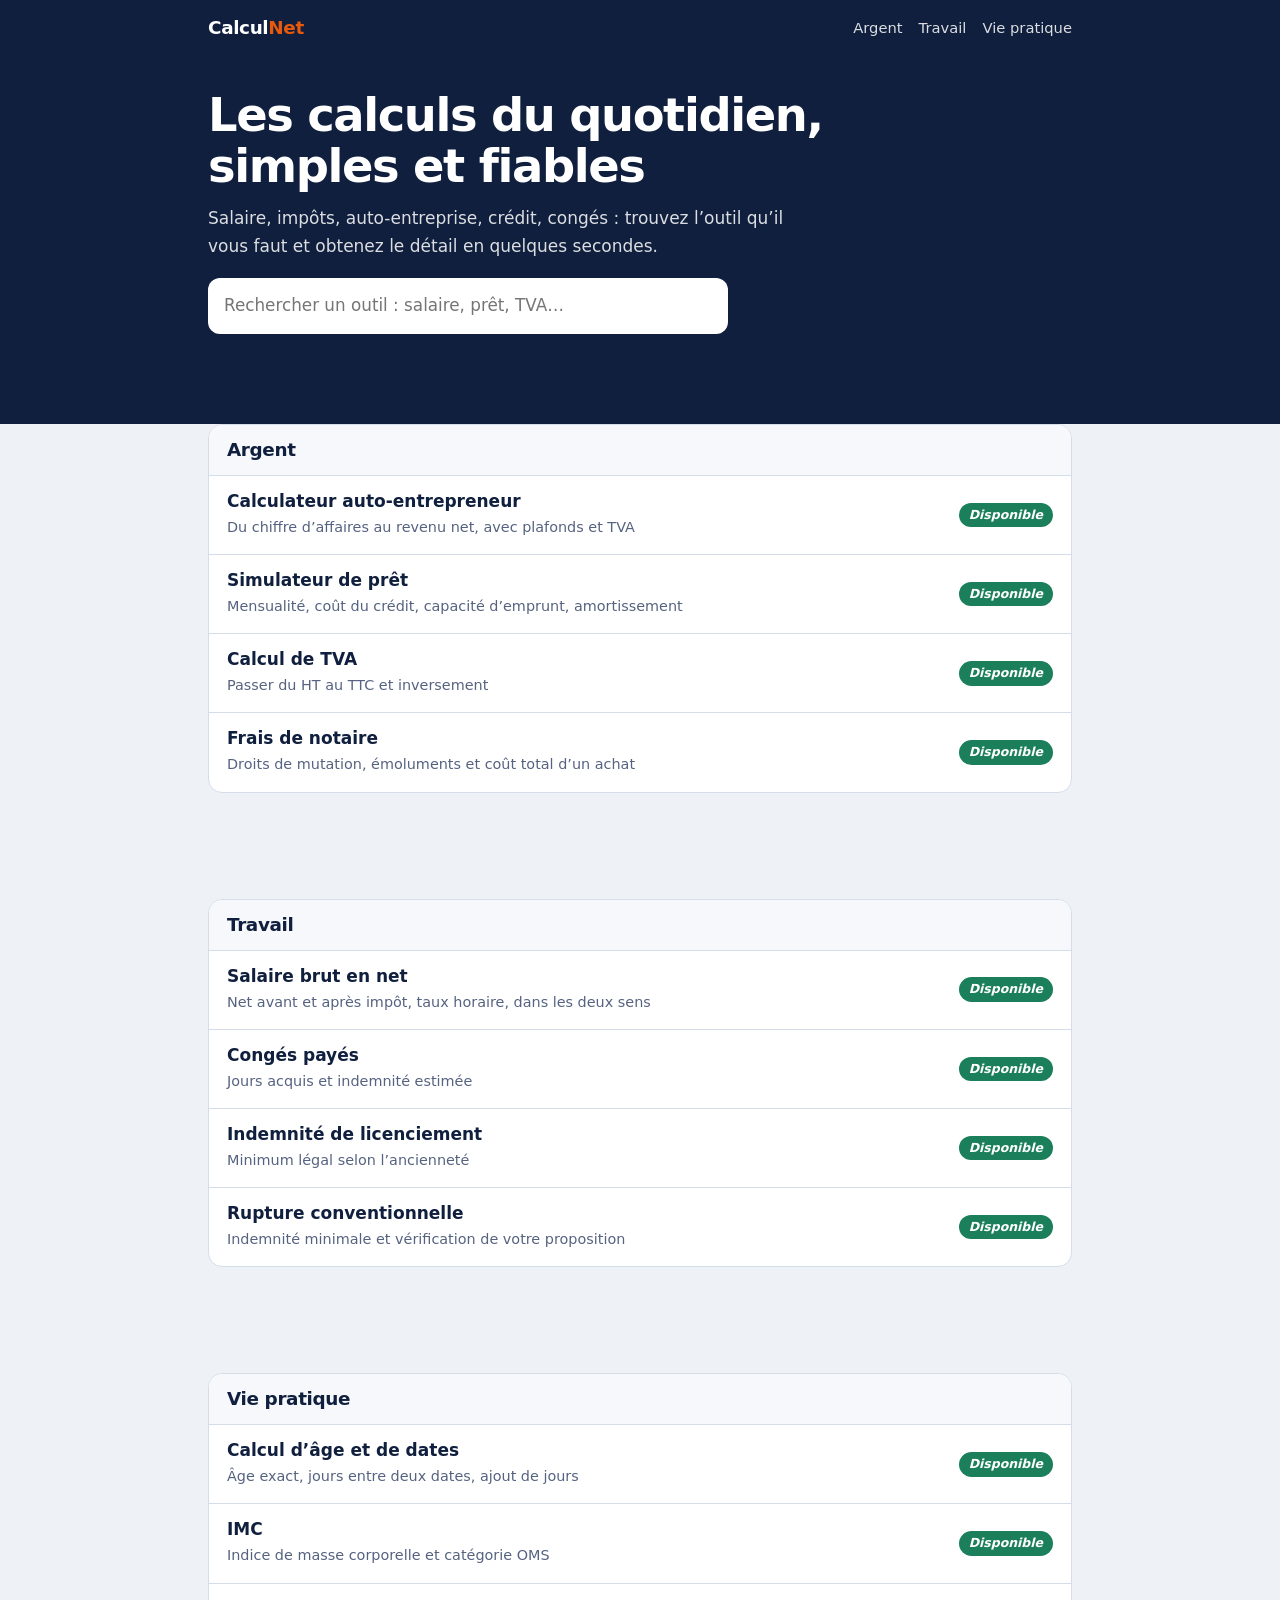
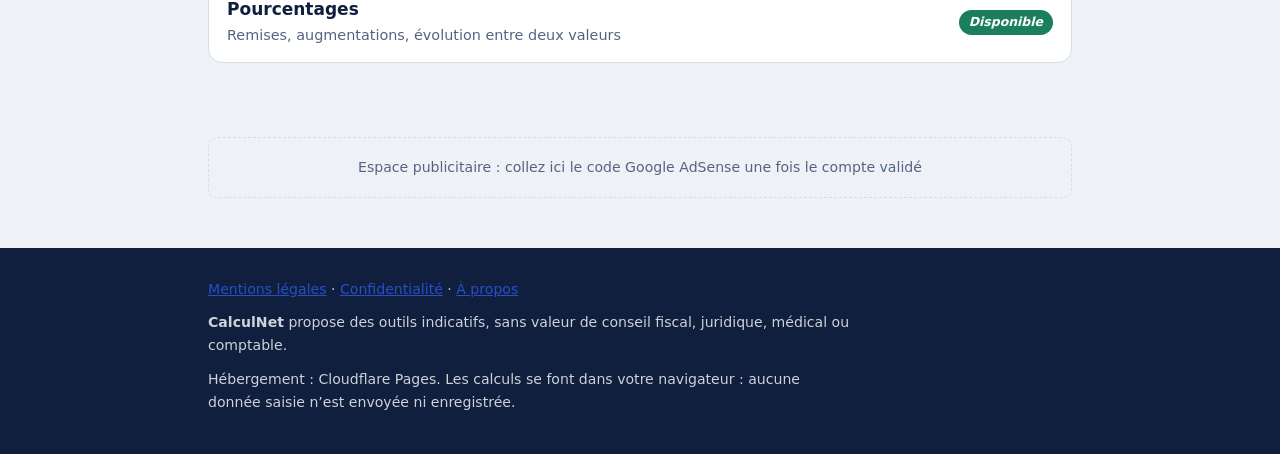
<file: index.html>
<!DOCTYPE html>
<html lang="fr">
<head>
<meta charset="utf-8">
<meta name="viewport" content="width=device-width, initial-scale=1">
<meta name="google-site-verification" content="MxIh6JLoMwsK1QIh6R6F4Qz_HQl2h4bf3NcIplcW5vE" />
<title>CalculNet : calculateurs gratuits pour l’argent, le travail et le quotidien</title>
<meta name="description" content="Des calculateurs gratuits, clairs et à jour : salaire brut en net, auto-entrepreneur, prêt, TVA, congés payés, IMC et plus. Sans inscription.">
<meta name="theme-color" content="#0F1F3D">
<link rel="stylesheet" href="style.css"><link rel="icon" href="favicon.svg" type="image/svg+xml"><link rel="icon" href="favicon-48.png" sizes="48x48" type="image/png"><link rel="apple-touch-icon" href="apple-touch-icon.png">
</head>
<body>
<header><div class="wrap"><a class="logo" href="index.html">Calcul<b>Net</b></a><nav><a href="#argent">Argent</a><a href="#travail">Travail</a><a href="#pratique">Vie pratique</a></nav></div></header>
<div class="hero"><div class="wrap"><h1>Les calculs du quotidien, simples et fiables</h1><p>Salaire, impôts, auto-entreprise, crédit, congés : trouvez l’outil qu’il vous faut et obtenez le détail en quelques secondes.</p>
<div class="search"><label for="q" style="position:absolute;left:-9999px">Rechercher un outil</label><input id="q" type="search" placeholder="Rechercher un outil : salaire, prêt, TVA…" autocomplete="off"></div></div></div>
<main class="wrap"><div class="cats" style="margin-top:-44px"><section class="cat" id="argent"><h2>Argent</h2><a class="item" href="auto-entrepreneur.html" data-k="auto-entrepreneur micro-entrepreneur cotisations urssaf"><div><b>Calculateur auto-entrepreneur</b><span>Du chiffre d’affaires au revenu net, avec plafonds et TVA</span></div><em class="tag">Disponible</em></a><a class="item" href="pret.html" data-k="prêt crédit immobilier mensualité taux assurance"><div><b>Simulateur de prêt</b><span>Mensualité, coût du crédit, capacité d’emprunt, amortissement</span></div><em class="tag">Disponible</em></a><a class="item" href="tva.html" data-k="tva ht ttc taxe"><div><b>Calcul de TVA</b><span>Passer du HT au TTC et inversement</span></div><em class="tag">Disponible</em></a><a class="item" href="frais-notaire.html" data-k="frais de notaire immobilier achat droits de mutation"><div><b>Frais de notaire</b><span>Droits de mutation, émoluments et coût total d’un achat</span></div><em class="tag">Disponible</em></a></section><section class="cat" id="travail"><h2>Travail</h2><a class="item" href="salaire-brut-net.html" data-k="salaire brut net cadre taux horaire"><div><b>Salaire brut en net</b><span>Net avant et après impôt, taux horaire, dans les deux sens</span></div><em class="tag">Disponible</em></a><a class="item" href="conges-payes.html" data-k="congés payés jours ouvrables ouvrés"><div><b>Congés payés</b><span>Jours acquis et indemnité estimée</span></div><em class="tag">Disponible</em></a><a class="item" href="indemnite-licenciement.html" data-k="licenciement indemnité ancienneté"><div><b>Indemnité de licenciement</b><span>Minimum légal selon l’ancienneté</span></div><em class="tag">Disponible</em></a><a class="item" href="rupture-conventionnelle.html" data-k="rupture conventionnelle indemnité"><div><b>Rupture conventionnelle</b><span>Indemnité minimale et vérification de votre proposition</span></div><em class="tag">Disponible</em></a></section><section class="cat" id="pratique"><h2>Vie pratique</h2><a class="item" href="calcul-age-dates.html" data-k="âge date jours calcul anniversaire"><div><b>Calcul d’âge et de dates</b><span>Âge exact, jours entre deux dates, ajout de jours</span></div><em class="tag">Disponible</em></a><a class="item" href="imc.html" data-k="imc poids taille santé"><div><b>IMC</b><span>Indice de masse corporelle et catégorie OMS</span></div><em class="tag">Disponible</em></a><a class="item" href="pourcentages.html" data-k="pourcentage remise augmentation règle de trois"><div><b>Pourcentages</b><span>Remises, augmentations, évolution entre deux valeurs</span></div><em class="tag">Disponible</em></a></section></div>
<p id="none">Aucun outil ne correspond. Essayez un autre mot.</p>
<div class="slot">Espace publicitaire : collez ici le code Google AdSense une fois le compte validé</div></main>
<footer><div class="wrap"><p><a href="mentions-legales.html">Mentions légales</a> · <a href="confidentialite.html">Confidentialité</a> · <a href="a-propos.html">À propos</a></p><p><b>CalculNet</b> propose des outils indicatifs, sans valeur de conseil fiscal, juridique, médical ou comptable.</p><p>Hébergement : Cloudflare Pages. Les calculs se font dans votre navigateur : aucune donnée saisie n’est envoyée ni enregistrée.</p></div></footer>
<script>
var q=document.getElementById("q");
q.addEventListener("input",function(){var t=q.value.trim().toLowerCase(),shown=0;
document.querySelectorAll(".cat").forEach(function(c){var n=0;c.querySelectorAll(".item").forEach(function(i){var ok=!t||(i.dataset.k+" "+i.textContent).toLowerCase().indexOf(t)>-1;i.style.display=ok?"":"none";if(ok)n++});c.style.display=n?"":"none";shown+=n});
document.getElementById("none").style.display=shown?"none":"block"});
</script>
</body>
</html>
</file>
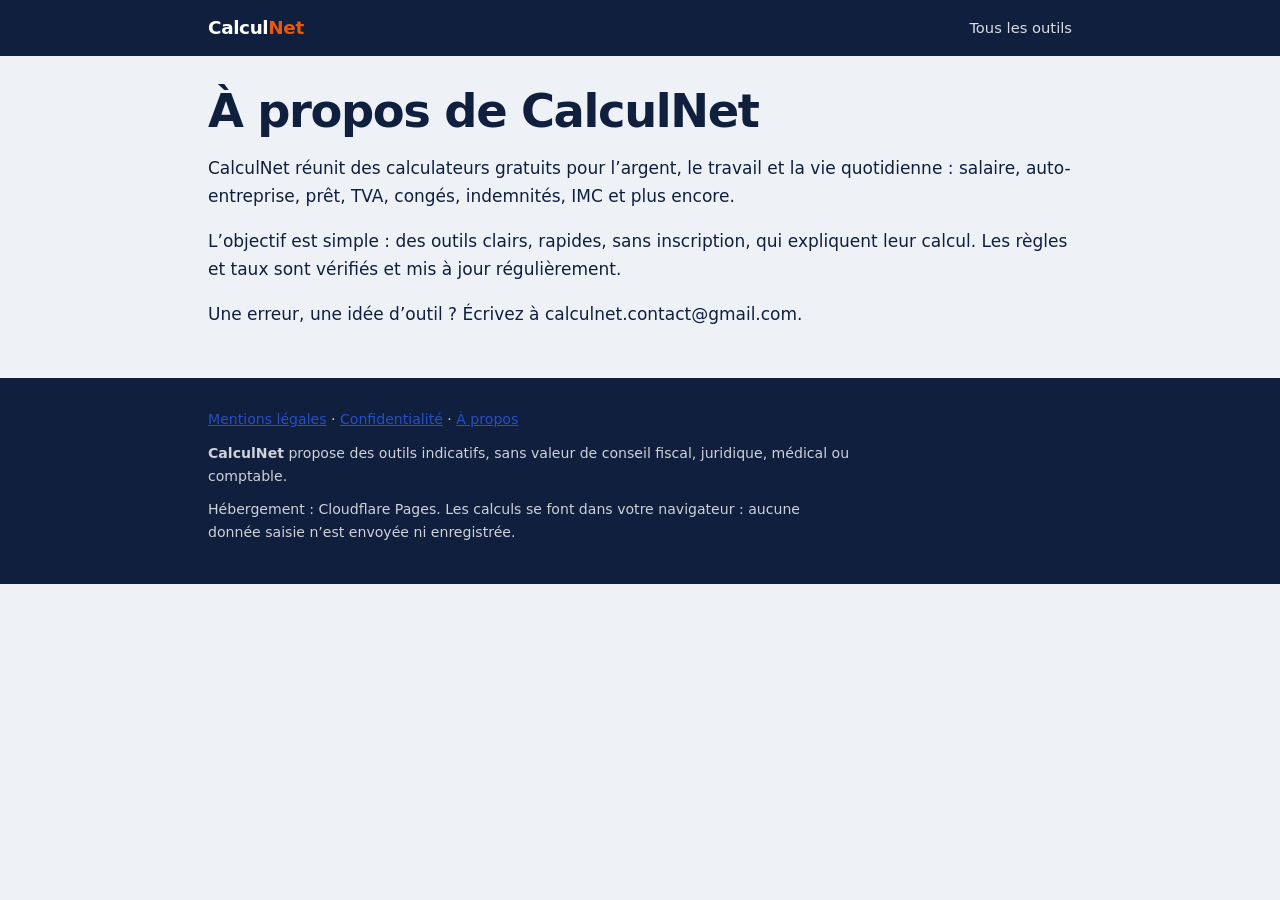
<file: a-propos.html>
<!DOCTYPE html>
<html lang="fr">
<head>
<meta charset="utf-8">
<meta name="viewport" content="width=device-width, initial-scale=1">
<title>À propos de CalculNet | CalculNet</title>
<meta name="robots" content="index,follow">
<link rel="stylesheet" href="style.css"><link rel="icon" href="favicon.svg" type="image/svg+xml"><link rel="icon" href="favicon-48.png" sizes="48x48" type="image/png"><link rel="apple-touch-icon" href="apple-touch-icon.png">
</head>
<body>
<header><div class="wrap"><a class="logo" href="index.html">Calcul<b>Net</b></a><nav><a href="index.html">Tous les outils</a></nav></div></header>
<main class="wrap" style="padding-top:30px"><h1 style="color:var(--ink)">À propos de CalculNet</h1><p>CalculNet réunit des calculateurs gratuits pour l’argent, le travail et la vie quotidienne : salaire, auto-entreprise, prêt, TVA, congés, indemnités, IMC et plus encore.</p><p>L’objectif est simple : des outils clairs, rapides, sans inscription, qui expliquent leur calcul. Les règles et taux sont vérifiés et mis à jour régulièrement.</p><p>Une erreur, une idée d’outil ? Écrivez à calculnet.contact@gmail.com.</p></main>
<footer><div class="wrap"><p><a href="mentions-legales.html">Mentions légales</a> · <a href="confidentialite.html">Confidentialité</a> · <a href="a-propos.html">À propos</a></p><p><b>CalculNet</b> propose des outils indicatifs, sans valeur de conseil fiscal, juridique, médical ou comptable.</p><p>Hébergement : Cloudflare Pages. Les calculs se font dans votre navigateur : aucune donnée saisie n’est envoyée ni enregistrée.</p></div></footer>
</body>
</html>
</file>
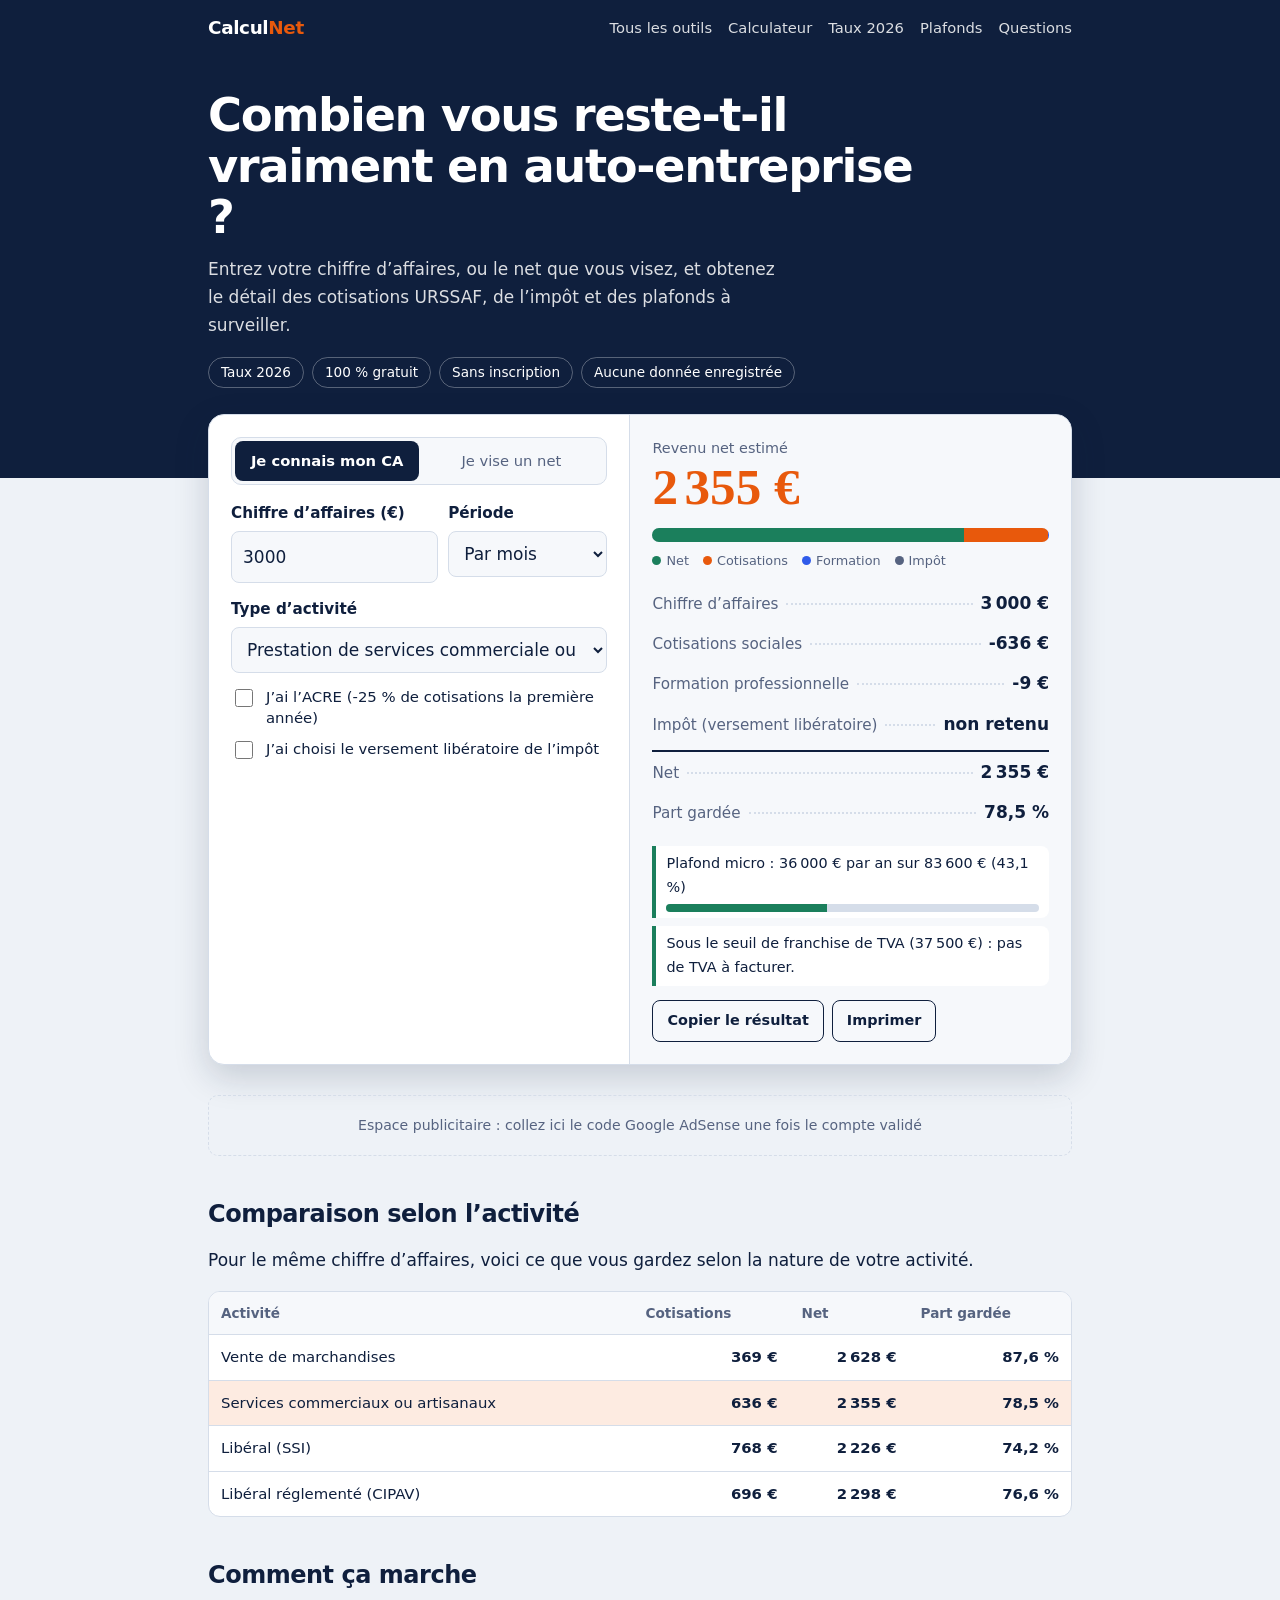
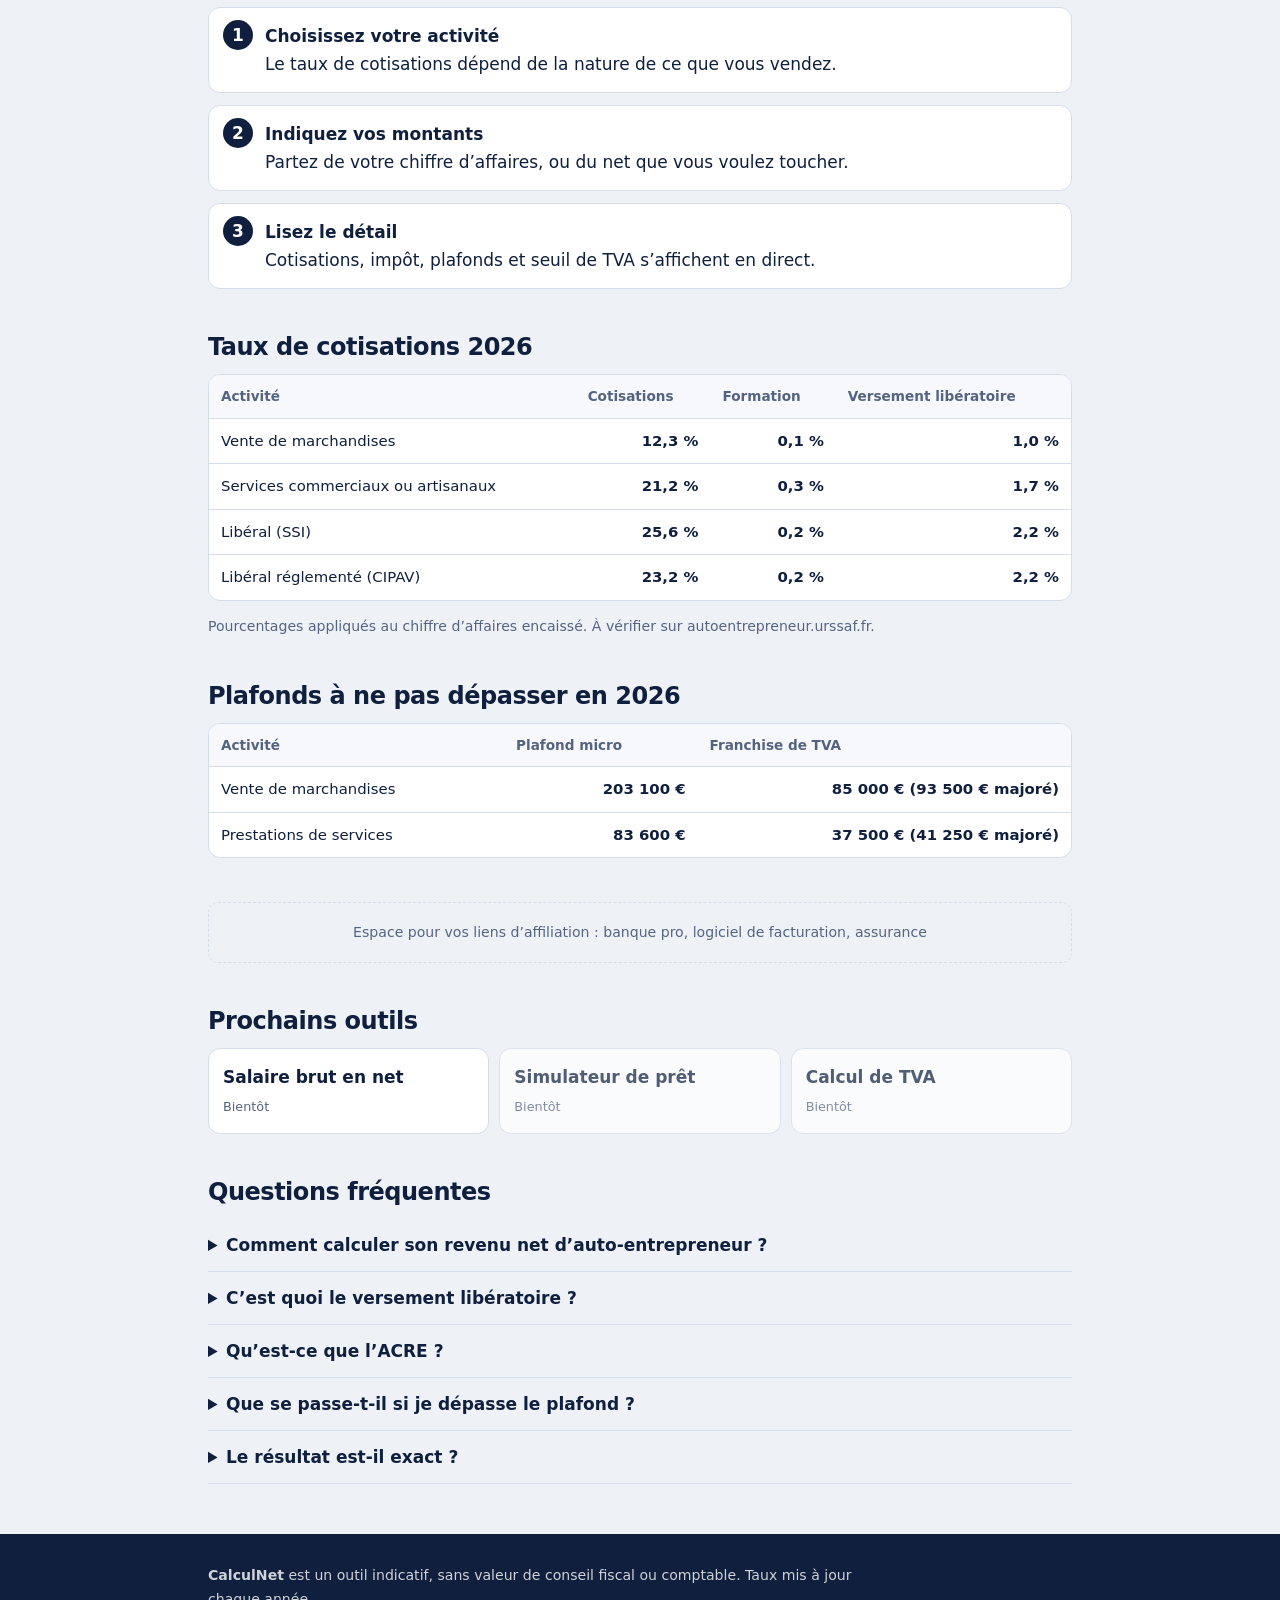
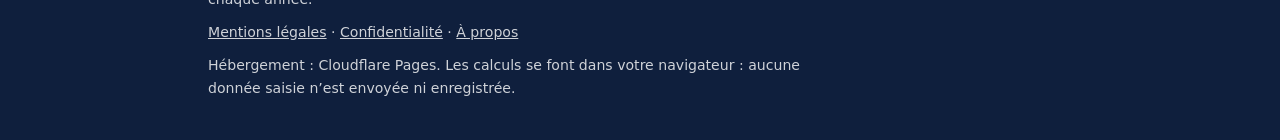
<file: auto-entrepreneur.html>
<!DOCTYPE html>
<html lang="fr">
<head>
<meta charset="utf-8">
<meta name="viewport" content="width=device-width, initial-scale=1">
<title>Calculateur auto-entrepreneur 2026 : revenu net, cotisations URSSAF, plafonds | CalculNet</title>
<meta name="description" content="Calculez gratuitement votre revenu net d’auto-entrepreneur en 2026 : cotisations URSSAF, ACRE, versement libératoire, plafonds et seuil de TVA. Sans inscription.">
<meta name="theme-color" content="#0F1F3D">
<script type="application/ld+json">{"@context":"https://schema.org","@type":"FAQPage","mainEntity":[
{"@type":"Question","name":"Comment calculer son revenu net d’auto-entrepreneur ?","acceptedAnswer":{"@type":"Answer","text":"On retire du chiffre d’affaires encaissé les cotisations sociales (un pourcentage selon l’activité), la contribution à la formation professionnelle et, si vous l’avez choisi, le versement libératoire."}},
{"@type":"Question","name":"Quel est le plafond de chiffre d’affaires en 2026 ?","acceptedAnswer":{"@type":"Answer","text":"203 100 € pour la vente de marchandises et 83 600 € pour les prestations de services, valables de 2026 à 2028."}},
{"@type":"Question","name":"Qu’est-ce que l’ACRE ?","acceptedAnswer":{"@type":"Answer","text":"Une aide à la création qui réduit les cotisations sociales la première année. Pour les créations à partir du 1er juillet 2026, la réduction est de 25 %."}}]}</script>
<style>
:root{--bg:#EEF2F7;--card:#fff;--ink:#0F1F3D;--soft:#566380;--line:#D5DDE9;--accent:#E8590C;--on:#fff;--field:#F6F8FB;--ok:#1B7F5C;--warn:#B42318;--blue:#2F5BEA;--hero:#0F1F3D;--heroink:#fff}
@media(prefers-color-scheme:dark){:root{--bg:#0C1426;--card:#142038;--ink:#EAF0FB;--soft:#9AA8C4;--line:#26355A;--accent:#FF8A4C;--on:#0C1426;--field:#0F1A31;--ok:#4CC9A0;--warn:#FF8F85;--blue:#7C9BFF;--hero:#08101F}}
*{box-sizing:border-box}html{scroll-behavior:smooth;scroll-padding-top:70px;-webkit-text-size-adjust:100%}
@media(prefers-reduced-motion:reduce){html{scroll-behavior:auto}}
body{margin:0;background:var(--bg);color:var(--ink);font:17px/1.65 system-ui,-apple-system,"Segoe UI",Roboto,sans-serif}
a{color:var(--blue)}
.wrap{max-width:900px;margin:0 auto;padding:0 18px}
header{position:sticky;top:0;z-index:5;background:var(--hero);color:var(--heroink)}
header .wrap{display:flex;align-items:center;justify-content:space-between;height:56px}
.logo{font-weight:800;font-size:1.15rem;letter-spacing:-.02em;color:inherit;text-decoration:none}
.logo b{color:var(--accent)}
nav{display:flex;gap:16px;font-size:.92rem;overflow-x:auto}
nav a{color:inherit;text-decoration:none;opacity:.85;white-space:nowrap}nav a:hover{opacity:1;text-decoration:underline}
.hero{background:var(--hero);color:var(--heroink);padding:34px 0 90px}
h1{font-size:clamp(1.8rem,6.5vw,2.9rem);line-height:1.1;letter-spacing:-.03em;margin:0 0 12px;max-width:16em}
.hero p{margin:0 0 18px;max-width:34em;opacity:.85}
.chips{display:flex;flex-wrap:wrap;gap:8px;padding:0;margin:0;list-style:none}
.chips li{border:1px solid rgba(255,255,255,.3);border-radius:99px;padding:3px 12px;font-size:.85rem}
.tool{background:var(--card);border:1px solid var(--line);border-radius:16px;margin-top:-64px;box-shadow:0 12px 34px rgba(15,31,61,.18);display:grid;grid-template-columns:1fr}
@media(min-width:820px){.tool{grid-template-columns:1fr 1.05fr}}
.inputs{padding:22px}.out{padding:22px;background:var(--field);border-radius:0 0 16px 16px}
@media(min-width:820px){.out{border-radius:0 16px 16px 0;border-left:1px solid var(--line)}}
.seg{display:grid;grid-template-columns:1fr 1fr;background:var(--field);border:1px solid var(--line);border-radius:10px;padding:3px;margin-bottom:16px}
.seg button{font:inherit;font-size:.92rem;border:0;background:none;color:var(--soft);padding:8px;border-radius:8px;cursor:pointer}
.seg button[aria-pressed=true]{background:var(--ink);color:var(--card);font-weight:600}
label{display:block;font-weight:600;margin:0 0 5px;font-size:.95rem}
.row{margin-bottom:14px}.two{display:grid;grid-template-columns:1.3fr 1fr;gap:10px}
input[type=number],select{width:100%;font:inherit;padding:11px;border:1px solid var(--line);border-radius:8px;background:var(--field);color:var(--ink)}
:focus-visible{outline:3px solid var(--accent);outline-offset:2px}
.check{display:flex;gap:10px;font-weight:400;margin:0 0 10px;font-size:.93rem;line-height:1.4}
.check input{margin-top:2px;width:18px;height:18px;flex:none;accent-color:var(--accent)}
.big{margin:0 0 14px}.big small{color:var(--soft);display:block;font-size:.9rem}
.big strong{font-family:ui-serif,Georgia,serif;font-size:clamp(2.3rem,10vw,3.2rem);line-height:1.05;font-variant-numeric:tabular-nums;color:var(--accent)}
.bar{display:flex;height:14px;border-radius:7px;overflow:hidden;background:var(--line);margin:6px 0 8px}
.bar i{display:block;height:100%}
.leg{display:flex;flex-wrap:wrap;gap:4px 14px;font-size:.8rem;color:var(--soft);margin-bottom:12px}
.leg span:before{content:"";display:inline-block;width:9px;height:9px;border-radius:50%;margin-right:5px;background:var(--c)}
dl{margin:0}.l{display:flex;gap:8px;align-items:baseline;padding:6px 0}
.l dt{color:var(--soft);font-size:.95rem}.l:after{content:"";order:1;flex:1;border-bottom:2px dotted var(--line);transform:translateY(-4px)}
.l dd{order:2;margin:0;font-weight:700;font-variant-numeric:tabular-nums}
.tot{border-top:2px solid var(--ink);margin-top:6px;padding-top:6px}
.msgs{margin:14px 0 0;padding:0;list-style:none;font-size:.9rem}
.msgs li{border-left:4px solid var(--ok);padding:6px 10px;margin-bottom:8px;background:var(--card);border-radius:0 8px 8px 0}
.msgs li.w{border-color:var(--warn)}.msgs li.i{border-color:var(--blue)}
.prog{height:8px;background:var(--line);border-radius:4px;overflow:hidden;margin-top:5px}.prog i{display:block;height:100%;background:var(--ok);width:0}
.btns{display:flex;gap:8px;margin-top:14px;flex-wrap:wrap}
.btn{font:inherit;font-size:.9rem;font-weight:600;border:1px solid var(--ink);background:none;color:var(--ink);padding:8px 14px;border-radius:8px;cursor:pointer}
.btn:hover{background:var(--ink);color:var(--card)}
.slot{margin:30px 0;padding:18px;border:1px dashed var(--line);border-radius:10px;color:var(--soft);font-size:.88rem;text-align:center}
section{margin:44px 0}h2{font-size:1.5rem;letter-spacing:-.02em;line-height:1.2;margin:0 0 12px}
.scroll{overflow-x:auto;border:1px solid var(--line);border-radius:12px;background:var(--card)}
table{border-collapse:collapse;width:100%;font-size:.93rem;font-variant-numeric:tabular-nums}
th,td{padding:10px 12px;text-align:left;border-bottom:1px solid var(--line)}tr:last-child td{border:0}
th{background:var(--field);font-size:.85rem;color:var(--soft)}td.n{text-align:right;font-weight:600}
tr.cur td{background:color-mix(in srgb,var(--accent) 12%,transparent)}
.steps{counter-reset:s;list-style:none;padding:0;display:grid;gap:12px}
.steps li{counter-increment:s;background:var(--card);border:1px solid var(--line);border-radius:12px;padding:14px 14px 14px 56px;position:relative}
.steps li:before{content:counter(s);position:absolute;left:14px;top:12px;width:30px;height:30px;border-radius:50%;background:var(--ink);color:var(--card);display:grid;place-items:center;font-weight:700}
.steps b{display:block}
.tools{display:grid;gap:10px;grid-template-columns:repeat(auto-fit,minmax(200px,1fr))}
.tools div{border:1px solid var(--line);border-radius:12px;padding:14px;background:var(--card)}
.tools em{font-style:normal;font-size:.8rem;color:var(--soft)}
.soon{opacity:.7}
details{border-bottom:1px solid var(--line);padding:12px 0}summary{font-weight:600;cursor:pointer}
details p{margin:8px 0 0;color:var(--soft)}
footer{background:var(--hero);color:var(--heroink);padding:30px 0;font-size:.88rem;margin-top:50px}
footer p{opacity:.8;margin:0 0 10px;max-width:46em}footer a{color:inherit}
@media print{header,.hero,.slot,.btns,footer,nav{display:none}.tool{margin:0;box-shadow:none}}
</style>
<link rel="icon" href="favicon.svg" type="image/svg+xml"><link rel="icon" href="favicon-48.png" sizes="48x48" type="image/png"><link rel="apple-touch-icon" href="apple-touch-icon.png">
</head>
<body>
<header><div class="wrap"><a class="logo" href="index.html">Calcul<b>Net</b></a>
<nav><a href="index.html">Tous les outils</a><a href="#calcul">Calculateur</a><a href="#taux">Taux 2026</a><a href="#plafonds">Plafonds</a><a href="#faq">Questions</a></nav></div></header>

<div class="hero" id="haut"><div class="wrap">
<h1>Combien vous reste-t-il vraiment en auto-entreprise ?</h1>
<p>Entrez votre chiffre d’affaires, ou le net que vous visez, et obtenez le détail des cotisations URSSAF, de l’impôt et des plafonds à surveiller.</p>
<ul class="chips"><li>Taux 2026</li><li>100 % gratuit</li><li>Sans inscription</li><li>Aucune donnée enregistrée</li></ul>
</div></div>

<main class="wrap">
<div class="tool" id="calcul">
<div class="inputs">
<div class="seg" role="group" aria-label="Mode de calcul">
<button type="button" id="m-ca" aria-pressed="true">Je connais mon CA</button>
<button type="button" id="m-net" aria-pressed="false">Je vise un net</button></div>
<div class="two row">
<div><label for="mont" id="l-mont">Chiffre d’affaires (€)</label><input id="mont" type="number" inputmode="decimal" min="0" step="any" value="3000"></div>
<div><label for="per">Période</label><select id="per"><option value="12">Par mois</option><option value="4">Par trimestre</option><option value="1">Par an</option></select></div></div>
<div class="row"><label for="act">Type d’activité</label>
<select id="act"><option value="vente">Vente de marchandises (BIC)</option><option value="service" selected>Prestation de services commerciale ou artisanale (BIC)</option><option value="bnc">Profession libérale (BNC, SSI)</option><option value="cipav">Profession libérale réglementée (BNC, CIPAV)</option></select></div>
<label class="check"><input type="checkbox" id="acre"><span>J’ai l’ACRE (-25 % de cotisations la première année)</span></label>
<label class="check"><input type="checkbox" id="vl"><span>J’ai choisi le versement libératoire de l’impôt</span></label>
</div>
<div class="out" aria-live="polite">
<div class="big"><small id="b-l">Revenu net estimé</small><strong id="b-v">0 €</strong><small id="b-s"></small></div>
<div class="bar" id="bar"></div>
<div class="leg"><span style="--c:var(--ok)">Net</span><span style="--c:var(--accent)">Cotisations</span><span style="--c:var(--blue)">Formation</span><span style="--c:var(--soft)">Impôt</span></div>
<dl>
<div class="l"><dt>Chiffre d’affaires</dt><dd id="r-ca"></dd></div>
<div class="l"><dt>Cotisations sociales</dt><dd id="r-cot"></dd></div>
<div class="l"><dt>Formation professionnelle</dt><dd id="r-cfp"></dd></div>
<div class="l"><dt>Impôt (versement libératoire)</dt><dd id="r-imp"></dd></div>
<div class="l tot"><dt>Net</dt><dd id="r-net"></dd></div>
<div class="l"><dt>Part gardée</dt><dd id="r-pct"></dd></div></dl>
<ul class="msgs" id="msgs"></ul>
<div class="btns"><button class="btn" id="copy" type="button">Copier le résultat</button><button class="btn" id="print" type="button">Imprimer</button></div>
</div></div>

<div class="slot">Espace publicitaire : collez ici le code Google AdSense une fois le compte validé</div>

<section id="compare"><h2>Comparaison selon l’activité</h2>
<p>Pour le même chiffre d’affaires, voici ce que vous gardez selon la nature de votre activité.</p>
<div class="scroll"><table><thead><tr><th>Activité</th><th>Cotisations</th><th>Net</th><th>Part gardée</th></tr></thead><tbody id="cmp"></tbody></table></div></section>

<section><h2>Comment ça marche</h2>
<ol class="steps">
<li><b>Choisissez votre activité</b>Le taux de cotisations dépend de la nature de ce que vous vendez.</li>
<li><b>Indiquez vos montants</b>Partez de votre chiffre d’affaires, ou du net que vous voulez toucher.</li>
<li><b>Lisez le détail</b>Cotisations, impôt, plafonds et seuil de TVA s’affichent en direct.</li></ol></section>

<section id="taux"><h2>Taux de cotisations 2026</h2>
<div class="scroll"><table><thead><tr><th>Activité</th><th>Cotisations</th><th>Formation</th><th>Versement libératoire</th></tr></thead><tbody id="tx"></tbody></table></div>
<p style="font-size:.88rem;color:var(--soft)">Pourcentages appliqués au chiffre d’affaires encaissé. À vérifier sur autoentrepreneur.urssaf.fr.</p></section>

<section id="plafonds"><h2>Plafonds à ne pas dépasser en 2026</h2>
<div class="scroll"><table><thead><tr><th>Activité</th><th>Plafond micro</th><th>Franchise de TVA</th></tr></thead><tbody>
<tr><td>Vente de marchandises</td><td class="n">203 100 €</td><td class="n">85 000 € (93 500 € majoré)</td></tr>
<tr><td>Prestations de services</td><td class="n">83 600 €</td><td class="n">37 500 € (41 250 € majoré)</td></tr></tbody></table></div></section>

<div class="slot">Espace pour vos liens d’affiliation : banque pro, logiciel de facturation, assurance</div>

<section><h2>Prochains outils</h2><div class="tools">
<div><b>Salaire brut en net</b><br><em>Bientôt</em></div>
<div class="soon"><b>Simulateur de prêt</b><br><em>Bientôt</em></div>
<div class="soon"><b>Calcul de TVA</b><br><em>Bientôt</em></div></div></section>

<section id="faq"><h2>Questions fréquentes</h2>
<details><summary>Comment calculer son revenu net d’auto-entrepreneur ?</summary><p>On retire du chiffre d’affaires encaissé les cotisations sociales, la formation professionnelle et, si vous l’avez choisi, le versement libératoire. Sans chiffre d’affaires, pas de cotisations.</p></details>
<details><summary>C’est quoi le versement libératoire ?</summary><p>Une option qui fait payer l’impôt sur le revenu en même temps que les cotisations, avec un pourcentage fixe du chiffre d’affaires. Elle est soumise à des conditions de revenus.</p></details>
<details><summary>Qu’est-ce que l’ACRE ?</summary><p>Une aide à la création qui réduit les cotisations la première année. Pour les créations à partir du 1er juillet 2026, la réduction est de 25 %.</p></details>
<details><summary>Que se passe-t-il si je dépasse le plafond ?</summary><p>Vous restez micro-entrepreneur jusqu’au 31 décembre de la seconde année de dépassement, puis vous passez au régime réel.</p></details>
<details><summary>Le résultat est-il exact ?</summary><p>C’est une estimation fondée sur les taux publiés. Votre situation (outre-mer, activité mixte) peut changer le résultat.</p></details></section>
</main>

<footer id="mentions"><div class="wrap">
<p><b>CalculNet</b> est un outil indicatif, sans valeur de conseil fiscal ou comptable. Taux mis à jour chaque année.</p>
<p><a href="mentions-legales.html">Mentions légales</a> · <a href="confidentialite.html">Confidentialité</a> · <a href="a-propos.html">À propos</a></p><p>Hébergement : Cloudflare Pages. Les calculs se font dans votre navigateur : aucune donnée saisie n’est envoyée ni enregistrée.</p>
</div></footer>

<script>
/* TAUX 2026 à vérifier chaque 1er janvier sur autoentrepreneur.urssaf.fr */
var A={vente:{n:"Vente de marchandises",cot:12.3,cfp:.1,vl:1,pl:203100,tva:85000,tvm:93500},
service:{n:"Services commerciaux ou artisanaux",cot:21.2,cfp:.3,vl:1.7,pl:83600,tva:37500,tvm:41250},
bnc:{n:"Libéral (SSI)",cot:25.6,cfp:.2,vl:2.2,pl:83600,tva:37500,tvm:41250},
cipav:{n:"Libéral réglementé (CIPAV)",cot:23.2,cfp:.2,vl:2.2,pl:83600,tva:37500,tvm:41250}};
var ACRE=.25,mode="ca",$=function(i){return document.getElementById(i)};
var eur=function(n){return n.toLocaleString("fr-FR",{style:"currency",currency:"EUR",maximumFractionDigits:0})};
var pc=function(n){return n.toFixed(1).replace(".",",")+" %"};
function taux(k,acre,vl){var a=A[k];return{cot:a.cot/100*(acre?1-ACRE:1),cfp:a.cfp/100,imp:vl?a.vl/100:0}}
function calc(){
 var m=parseFloat($("mont").value)||0,k=$("act").value,f=+$("per").value,a=$("acre").checked,v=$("vl").checked;
 var t=taux(k,a,v),r=t.cot+t.cfp+t.imp,ca,net;
 if(mode==="ca"){ca=m;net=ca*(1-r)}else{net=m;ca=net/(1-r)}
 var cot=ca*t.cot,cfp=ca*t.cfp,imp=ca*t.imp;
 $("b-l").textContent=mode==="ca"?"Revenu net estimé":"Chiffre d’affaires à réaliser";
 $("b-v").textContent=eur(mode==="ca"?net:ca);
 $("b-s").textContent=f===12?"":"soit "+eur((mode==="ca"?net:ca)*f/12)+" par mois en moyenne";
 $("r-ca").textContent=eur(ca);$("r-cot").textContent="-"+eur(cot);$("r-cfp").textContent="-"+eur(cfp);
 $("r-imp").textContent=v?"-"+eur(imp):"non retenu";$("r-net").textContent=eur(net);
 $("r-pct").textContent=ca>0?pc(net/ca*100):"-";
 var w=function(x){return ca>0?(x/ca*100).toFixed(2):0};
 $("bar").innerHTML='<i style="width:'+w(net)+'%;background:var(--ok)"></i><i style="width:'+w(cot)+'%;background:var(--accent)"></i><i style="width:'+w(cfp)+'%;background:var(--blue)"></i><i style="width:'+w(imp)+'%;background:var(--soft)"></i>';
 var an=ca*f,s=A[k],h="",u=Math.min(100,an/s.pl*100);
 h+='<li class="'+(an>s.pl?"w":"")+'">Plafond micro : '+eur(an)+' par an sur '+eur(s.pl)+' ('+pc(an/s.pl*100)+')<div class="prog"><i style="width:'+u+'%;background:'+(an>s.pl?"var(--warn)":"var(--ok)")+'"></i></div></li>';
 if(an>s.tvm)h+='<li class="w">Au-dessus du seuil majoré de TVA ('+eur(s.tvm)+') : la TVA est due dès le dépassement.</li>';
 else if(an>s.tva)h+='<li class="i">Au-dessus du seuil de franchise de TVA ('+eur(s.tva)+') : vous facturerez la TVA l’année suivante.</li>';
 else h+='<li>Sous le seuil de franchise de TVA ('+eur(s.tva)+') : pas de TVA à facturer.</li>';
 $("msgs").innerHTML=h;
 var rows="";
 for(var x in A){var q=taux(x,a,v),tt=q.cot+q.cfp+q.imp,nn=ca*(1-tt);
  rows+='<tr'+(x===k?' class="cur"':'')+'><td>'+A[x].n+'</td><td class="n">'+eur(ca*q.cot)+'</td><td class="n">'+eur(nn)+'</td><td class="n">'+pc((1-tt)*100)+'</td></tr>'}
 $("cmp").innerHTML=rows;
 window._txt="Chiffre d’affaires "+eur(ca)+" : cotisations "+eur(cot)+", formation "+eur(cfp)+(v?", impôt "+eur(imp):"")+". Net : "+eur(net)+".";
}
(function(){var h="";for(var x in A)h+="<tr><td>"+A[x].n+"</td><td class='n'>"+pc(A[x].cot)+"</td><td class='n'>"+pc(A[x].cfp)+"</td><td class='n'>"+pc(A[x].vl)+"</td></tr>";$("tx").innerHTML=h})();
["mont","per","act","acre","vl"].forEach(function(i){$(i).addEventListener("input",calc);$(i).addEventListener("change",calc)});
function setMode(m){mode=m;$("m-ca").setAttribute("aria-pressed",m==="ca");$("m-net").setAttribute("aria-pressed",m==="net");
 $("l-mont").textContent=m==="ca"?"Chiffre d’affaires (€)":"Net souhaité (€)";calc()}
$("m-ca").onclick=function(){setMode("ca")};$("m-net").onclick=function(){setMode("net")};
$("print").onclick=function(){window.print()};
$("copy").onclick=function(){var b=$("copy");try{navigator.clipboard.writeText(window._txt).then(function(){b.textContent="Copié";setTimeout(function(){b.textContent="Copier le résultat"},1500)})}catch(e){b.textContent="Copie impossible"}};
calc();
</script>
</body>
</html>
</file>
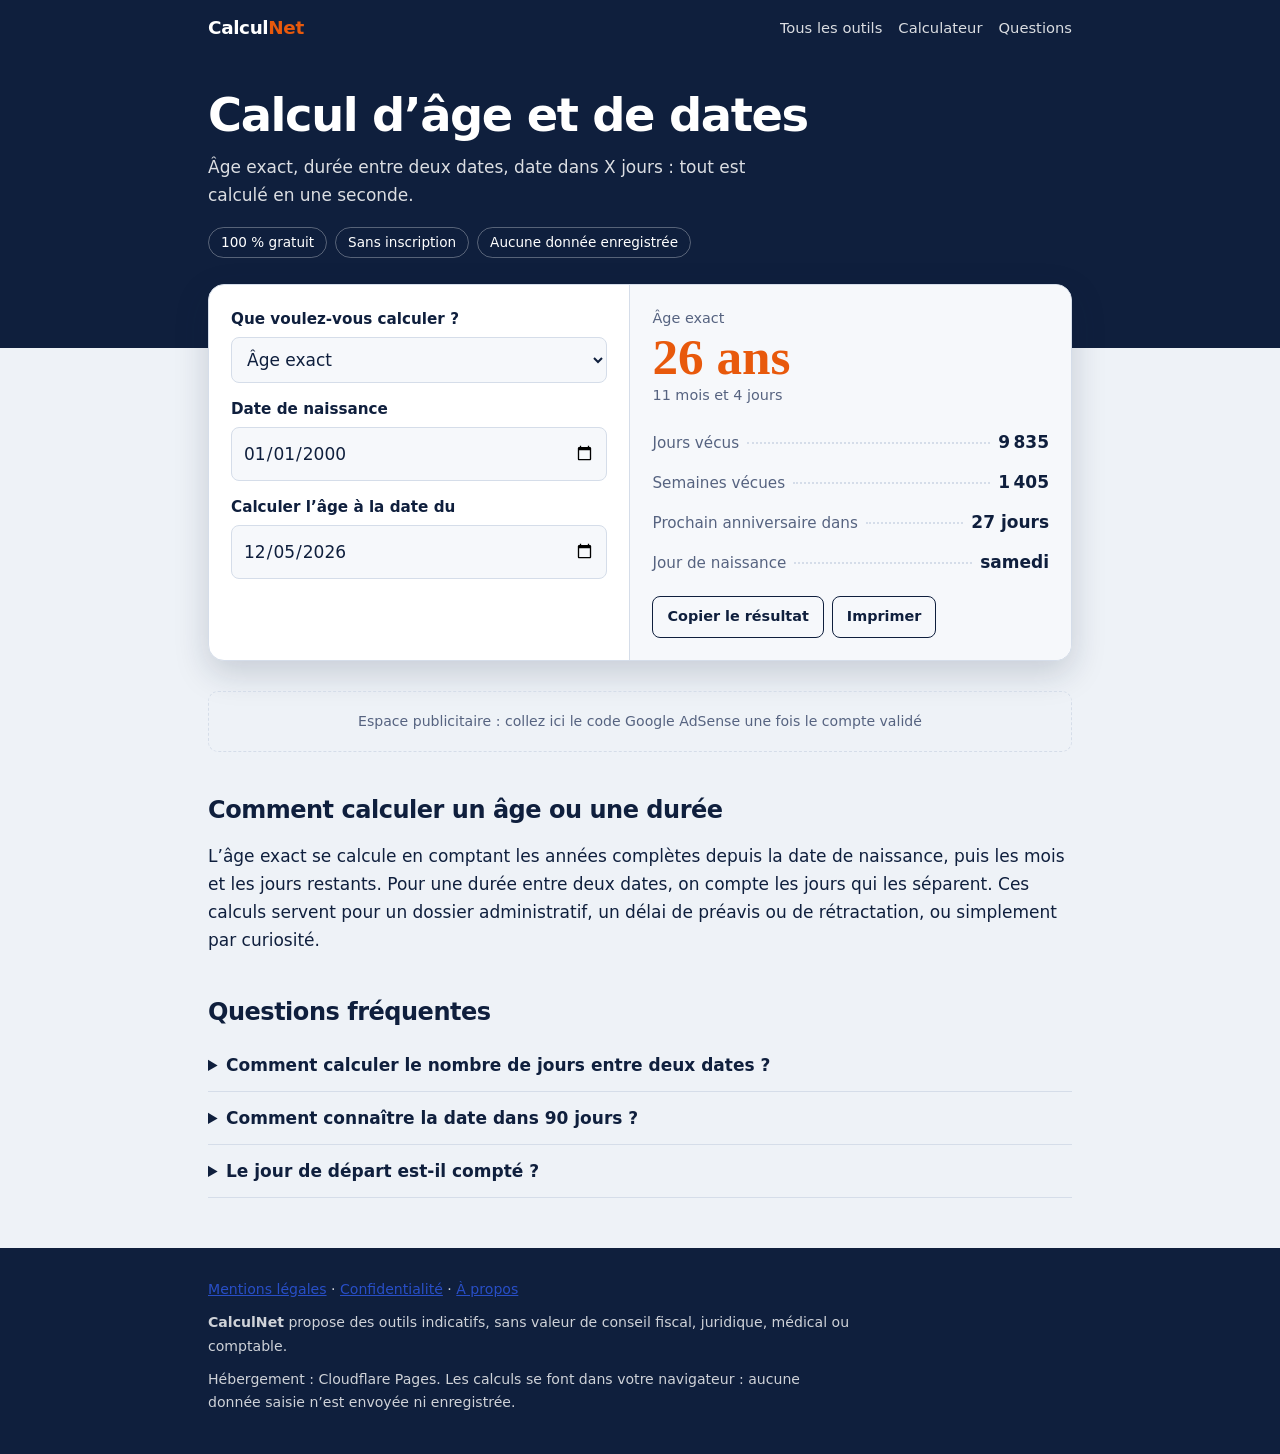
<file: calcul-age-dates.html>
<!DOCTYPE html>
<html lang="fr">
<head>
<meta charset="utf-8">
<meta name="viewport" content="width=device-width, initial-scale=1">
<title>Calcul d’âge et de dates : âge exact, jours entre deux dates | CalculNet</title>
<meta name="description" content="Calculez votre âge exact en années, mois et jours, le nombre de jours entre deux dates, ou ajoutez des jours à une date. Gratuit.">
<meta name="theme-color" content="#0F1F3D">
<link rel="stylesheet" href="style.css"><link rel="icon" href="favicon.svg" type="image/svg+xml"><link rel="icon" href="favicon-48.png" sizes="48x48" type="image/png"><link rel="apple-touch-icon" href="apple-touch-icon.png">
<script type="application/ld+json">{"@context": "https://schema.org", "@type": "FAQPage", "mainEntity": [{"@type": "Question", "name": "Comment calculer le nombre de jours entre deux dates ?", "acceptedAnswer": {"@type": "Answer", "text": "On soustrait la date de début à la date de fin. L’outil le fait pour vous, en tenant compte des années bissextiles."}}, {"@type": "Question", "name": "Comment connaître la date dans 90 jours ?", "acceptedAnswer": {"@type": "Answer", "text": "Choisissez « Ajouter ou retirer des jours », indiquez votre date de départ et 90 jours : la date obtenue s’affiche."}}, {"@type": "Question", "name": "Le jour de départ est-il compté ?", "acceptedAnswer": {"@type": "Answer", "text": "Non, l’écart compte les jours qui séparent les deux dates, sans compter le jour de début."}}]}</script>
</head>
<body>
<header><div class="wrap"><a class="logo" href="index.html">Calcul<b>Net</b></a><nav><a href="index.html">Tous les outils</a><a href="#calcul">Calculateur</a><a href="#faq">Questions</a></nav></div></header>
<div class="hero"><div class="wrap"><h1>Calcul d’âge et de dates</h1><p>Âge exact, durée entre deux dates, date dans X jours : tout est calculé en une seconde.</p><ul class="chips"><li>100 % gratuit</li><li>Sans inscription</li><li>Aucune donnée enregistrée</li></ul></div></div>
<main class="wrap">
<div class="tool" id="calcul"><div class="inputs"><div class="row"><label for="mode">Que voulez-vous calculer ?</label><select id="mode"><option value="age" selected>Âge exact</option><option value="ecart">Jours entre deux dates</option><option value="ajout">Ajouter ou retirer des jours</option></select></div><div class="row"><label for="d1" data-lab="{&quot;age&quot;: &quot;Date de naissance&quot;, &quot;ecart&quot;: &quot;Date de début&quot;, &quot;ajout&quot;: &quot;Date de départ&quot;}">Date</label><input id="d1" type="date" value="2000-01-01"></div><div class="row" data-if="age,ecart"><label for="d2" data-lab="{&quot;age&quot;: &quot;Calculer l’âge à la date du&quot;, &quot;ecart&quot;: &quot;Date de fin&quot;}">Date de fin</label><input id="d2" type="date" value=""></div><div class="row" data-if="ajout"><label for="n">Nombre de jours (négatif pour retirer)</label><input id="n" type="number" inputmode="decimal" min="-100000" step="any" value="90"></div></div>
<div class="out" aria-live="polite"><div class="big"><small id="b-l"></small><strong id="b-v">0</strong><small id="b-s"></small></div><dl id="rows"></dl><ul class="msgs" id="msgs"></ul><div class="btns"><button class="btn" id="copy" type="button">Copier le résultat</button><button class="btn" id="print" type="button">Imprimer</button></div></div></div>
<div class="slot">Espace publicitaire : collez ici le code Google AdSense une fois le compte validé</div>
<section><h2>Comment calculer un âge ou une durée</h2><p>L’âge exact se calcule en comptant les années complètes depuis la date de naissance, puis les mois et les jours restants. Pour une durée entre deux dates, on compte les jours qui les séparent. Ces calculs servent pour un dossier administratif, un délai de préavis ou de rétractation, ou simplement par curiosité.</p></section>
<section id="faq"><h2>Questions fréquentes</h2><details><summary>Comment calculer le nombre de jours entre deux dates ?</summary><p>On soustrait la date de début à la date de fin. L’outil le fait pour vous, en tenant compte des années bissextiles.</p></details><details><summary>Comment connaître la date dans 90 jours ?</summary><p>Choisissez « Ajouter ou retirer des jours », indiquez votre date de départ et 90 jours : la date obtenue s’affiche.</p></details><details><summary>Le jour de départ est-il compté ?</summary><p>Non, l’écart compte les jours qui séparent les deux dates, sans compter le jour de début.</p></details></section>
</main>
<footer><div class="wrap"><p><a href="mentions-legales.html">Mentions légales</a> · <a href="confidentialite.html">Confidentialité</a> · <a href="a-propos.html">À propos</a></p><p><b>CalculNet</b> propose des outils indicatifs, sans valeur de conseil fiscal, juridique, médical ou comptable.</p><p>Hébergement : Cloudflare Pages. Les calculs se font dans votre navigateur : aucune donnée saisie n’est envoyée ni enregistrée.</p></div></footer>
<script>
var $=function(i){return document.getElementById(i)};
var eur2=function(n){return n.toLocaleString("fr-FR",{style:"currency",currency:"EUR"})};
var nf=function(n,d){return n.toLocaleString("fr-FR",{maximumFractionDigits:d===undefined?2:d})};
function V(i){var e=$(i);return e.type==="number"?(parseFloat(e.value)||0):e.value}
function D(s){var p=String(s).split("-");return p.length===3?Date.UTC(+p[0],+p[1]-1,+p[2]):NaN}
function run(){
 var m=$("mode")?$("mode").value:"";
 document.querySelectorAll("[data-if]").forEach(function(e){e.style.display=e.dataset.if.split(",").indexOf(m)>-1?"":"none"});
 document.querySelectorAll("[data-lab]").forEach(function(e){var o=JSON.parse(e.dataset.lab);if(o[m])e.textContent=o[m]});
 var r=TOOL();
 $("b-l").textContent=r.l;$("b-v").textContent=r.v;$("b-s").textContent=r.s||"";
 $("rows").innerHTML=r.rows.map(function(x){return'<div class="l"><dt>'+x[0]+'</dt><dd>'+x[1]+'</dd></div>'}).join("");
 $("msgs").innerHTML=(r.msgs||[]).map(function(x){return'<li class="'+x[0]+'">'+x[1]+'</li>'}).join("");
 window._t=r.l+" : "+r.v+(r.s?" ("+r.s+")":"")+". "+r.rows.map(function(x){return x[0]+" : "+x[1]}).join(", ")+".";
}
document.querySelectorAll("input,select").forEach(function(e){e.addEventListener("input",run);e.addEventListener("change",run)});
$("print").onclick=function(){window.print()};
$("copy").onclick=function(){var b=$("copy");try{navigator.clipboard.writeText(window._t).then(function(){b.textContent="Copié";setTimeout(function(){b.textContent="Copier le résultat"},1500)})}catch(e){b.textContent="Copie impossible"}};
if($("d2")&&!$("d2").value)$("d2").value=new Date().toISOString().slice(0,10);
run();
function TOOL(){var m=$("mode").value,a=D(V("d1")),H=864e5,fr=function(t){return new Date(t).toLocaleDateString("fr-FR",{weekday:"long",day:"numeric",month:"long",year:"numeric",timeZone:"UTC"})};function ymd(x,y){var A=new Date(x),B=new Date(y),Y=B.getUTCFullYear()-A.getUTCFullYear(),M=B.getUTCMonth()-A.getUTCMonth(),d=B.getUTCDate()-A.getUTCDate();if(d<0){M--;d+=new Date(Date.UTC(B.getUTCFullYear(),B.getUTCMonth(),0)).getUTCDate()}if(M<0){Y--;M+=12}return[Y,M,d]}if(isNaN(a)){return{l:"Résultat",v:"-",rows:[],msgs:[["w","Choisissez une date valide."]]}}if(m==="ajout"){var n=V("n"),r=a+n*H;return{l:"Date obtenue",v:fr(r),rows:[["Date de départ",fr(a)],["Jours ajoutés",nf(n,0)]]}}var b=D(V("d2"));if(isNaN(b)){return{l:"Résultat",v:"-",rows:[],msgs:[["w","Choisissez une date de fin valide."]]}}if(m==="age"){if(b<a){return{l:"Âge",v:"-",rows:[],msgs:[["w","La date de naissance doit être avant la date de calcul."]]}}var x=ymd(a,b),j=Math.round((b-a)/H),by=new Date(b).getUTCFullYear(),nx=Date.UTC(by,new Date(a).getUTCMonth(),new Date(a).getUTCDate());if(nx<b)nx=Date.UTC(by+1,new Date(a).getUTCMonth(),new Date(a).getUTCDate());return{l:"Âge exact",v:x[0]+" ans",s:x[1]+" mois et "+x[2]+" jours",rows:[["Jours vécus",nf(j,0)],["Semaines vécues",nf(Math.floor(j/7),0)],["Prochain anniversaire dans",nf(Math.round((nx-b)/H),0)+" jours"],["Jour de naissance",fr(a).split(" ")[0]]]}}var lo=Math.min(a,b),hi=Math.max(a,b),j2=Math.round((hi-lo)/H),y2=ymd(lo,hi);return{l:"Écart",v:nf(j2,0)+" jours",s:y2[0]+" an(s), "+y2[1]+" mois et "+y2[2]+" jours",rows:[["Semaines",nf(Math.floor(j2/7),0)+" et "+(j2%7)+" jours"],["Date de début",fr(lo)],["Date de fin",fr(hi)]]};}
</script>
</body>
</html>
</file>
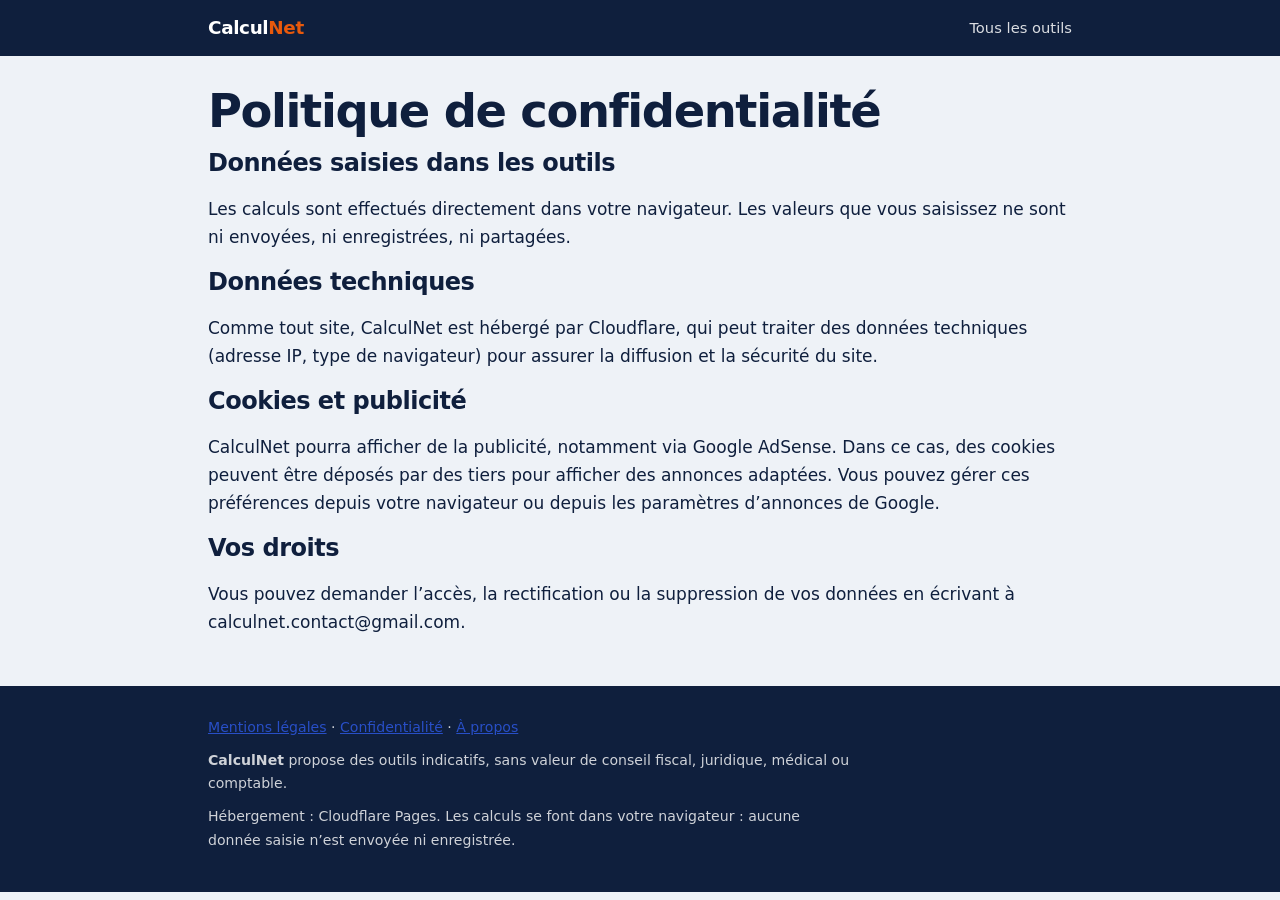
<file: confidentialite.html>
<!DOCTYPE html>
<html lang="fr">
<head>
<meta charset="utf-8">
<meta name="viewport" content="width=device-width, initial-scale=1">
<title>Politique de confidentialité | CalculNet</title>
<meta name="robots" content="index,follow">
<link rel="stylesheet" href="style.css"><link rel="icon" href="favicon.svg" type="image/svg+xml"><link rel="icon" href="favicon-48.png" sizes="48x48" type="image/png"><link rel="apple-touch-icon" href="apple-touch-icon.png">
</head>
<body>
<header><div class="wrap"><a class="logo" href="index.html">Calcul<b>Net</b></a><nav><a href="index.html">Tous les outils</a></nav></div></header>
<main class="wrap" style="padding-top:30px"><h1 style="color:var(--ink)">Politique de confidentialité</h1><h2>Données saisies dans les outils</h2><p>Les calculs sont effectués directement dans votre navigateur. Les valeurs que vous saisissez ne sont ni envoyées, ni enregistrées, ni partagées.</p><h2>Données techniques</h2><p>Comme tout site, CalculNet est hébergé par Cloudflare, qui peut traiter des données techniques (adresse IP, type de navigateur) pour assurer la diffusion et la sécurité du site.</p><h2>Cookies et publicité</h2><p>CalculNet pourra afficher de la publicité, notamment via Google AdSense. Dans ce cas, des cookies peuvent être déposés par des tiers pour afficher des annonces adaptées. Vous pouvez gérer ces préférences depuis votre navigateur ou depuis les paramètres d’annonces de Google.</p><h2>Vos droits</h2><p>Vous pouvez demander l’accès, la rectification ou la suppression de vos données en écrivant à calculnet.contact@gmail.com.</p></main>
<footer><div class="wrap"><p><a href="mentions-legales.html">Mentions légales</a> · <a href="confidentialite.html">Confidentialité</a> · <a href="a-propos.html">À propos</a></p><p><b>CalculNet</b> propose des outils indicatifs, sans valeur de conseil fiscal, juridique, médical ou comptable.</p><p>Hébergement : Cloudflare Pages. Les calculs se font dans votre navigateur : aucune donnée saisie n’est envoyée ni enregistrée.</p></div></footer>
</body>
</html>
</file>
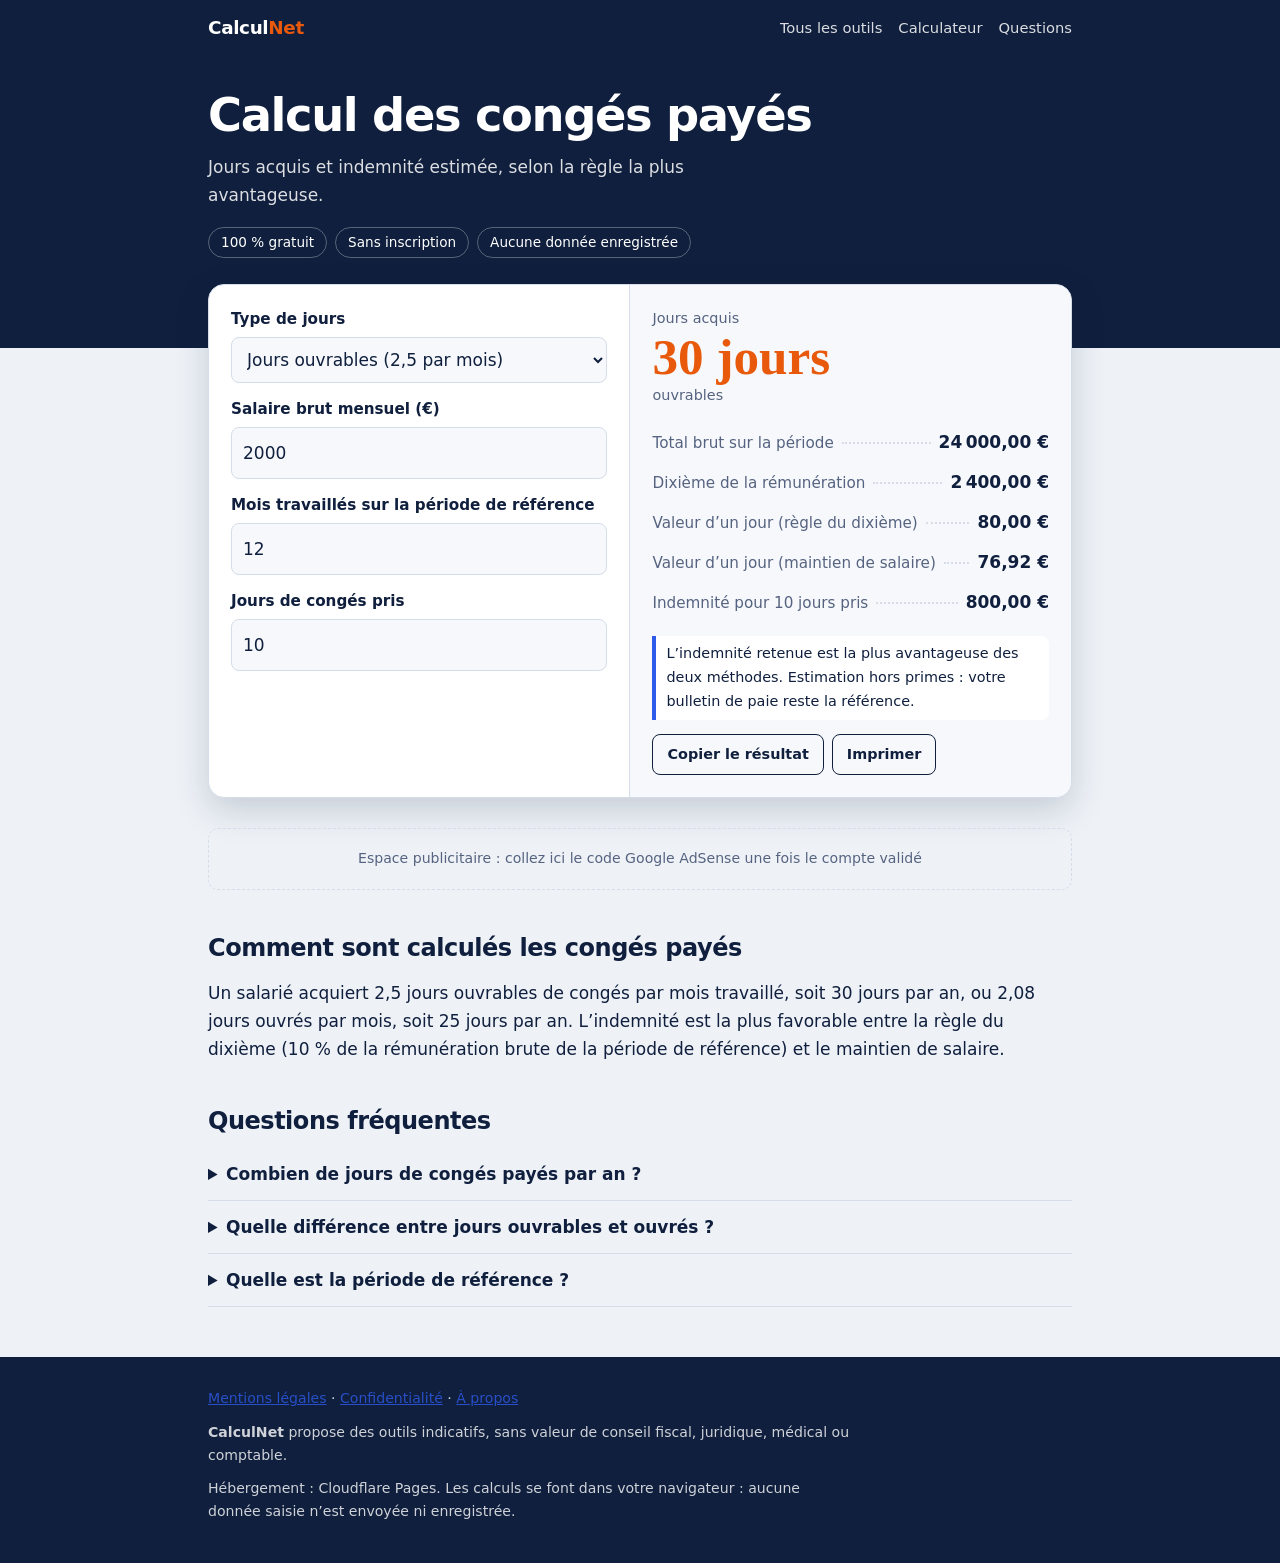
<file: conges-payes.html>
<!DOCTYPE html>
<html lang="fr">
<head>
<meta charset="utf-8">
<meta name="viewport" content="width=device-width, initial-scale=1">
<title>Calcul des congés payés : jours acquis et indemnité | CalculNet</title>
<meta name="description" content="Calculez vos jours de congés payés acquis (ouvrables ou ouvrés) et votre indemnité de congés payés : règle du dixième et maintien de salaire.">
<meta name="theme-color" content="#0F1F3D">
<link rel="stylesheet" href="style.css"><link rel="icon" href="favicon.svg" type="image/svg+xml"><link rel="icon" href="favicon-48.png" sizes="48x48" type="image/png"><link rel="apple-touch-icon" href="apple-touch-icon.png">
<script type="application/ld+json">{"@context": "https://schema.org", "@type": "FAQPage", "mainEntity": [{"@type": "Question", "name": "Combien de jours de congés payés par an ?", "acceptedAnswer": {"@type": "Answer", "text": "Cinq semaines : 30 jours ouvrables ou 25 jours ouvrés pour une année complète de travail."}}, {"@type": "Question", "name": "Quelle différence entre jours ouvrables et ouvrés ?", "acceptedAnswer": {"@type": "Answer", "text": "Les jours ouvrables vont du lundi au samedi, les jours ouvrés correspondent aux jours réellement travaillés dans l’entreprise, en général du lundi au vendredi."}}, {"@type": "Question", "name": "Quelle est la période de référence ?", "acceptedAnswer": {"@type": "Answer", "text": "Elle va du 1er juin au 31 mai de l’année suivante, sauf si votre convention collective prévoit une autre période."}}]}</script>
</head>
<body>
<header><div class="wrap"><a class="logo" href="index.html">Calcul<b>Net</b></a><nav><a href="index.html">Tous les outils</a><a href="#calcul">Calculateur</a><a href="#faq">Questions</a></nav></div></header>
<div class="hero"><div class="wrap"><h1>Calcul des congés payés</h1><p>Jours acquis et indemnité estimée, selon la règle la plus avantageuse.</p><ul class="chips"><li>100 % gratuit</li><li>Sans inscription</li><li>Aucune donnée enregistrée</li></ul></div></div>
<main class="wrap">
<div class="tool" id="calcul"><div class="inputs"><div class="row"><label for="mode">Type de jours</label><select id="mode"><option value="ouvrables" selected>Jours ouvrables (2,5 par mois)</option><option value="ouvres">Jours ouvrés (2,08 par mois)</option></select></div><div class="row"><label for="s">Salaire brut mensuel (€)</label><input id="s" type="number" inputmode="decimal" min="0" step="any" value="2000"></div><div class="row"><label for="mt">Mois travaillés sur la période de référence</label><input id="mt" type="number" inputmode="decimal" min="0" step="0.5" value="12"></div><div class="row"><label for="jp">Jours de congés pris</label><input id="jp" type="number" inputmode="decimal" min="0" step="1" value="10"></div></div>
<div class="out" aria-live="polite"><div class="big"><small id="b-l"></small><strong id="b-v">0</strong><small id="b-s"></small></div><dl id="rows"></dl><ul class="msgs" id="msgs"></ul><div class="btns"><button class="btn" id="copy" type="button">Copier le résultat</button><button class="btn" id="print" type="button">Imprimer</button></div></div></div>
<div class="slot">Espace publicitaire : collez ici le code Google AdSense une fois le compte validé</div>
<section><h2>Comment sont calculés les congés payés</h2><p>Un salarié acquiert 2,5 jours ouvrables de congés par mois travaillé, soit 30 jours par an, ou 2,08 jours ouvrés par mois, soit 25 jours par an. L’indemnité est la plus favorable entre la règle du dixième (10 % de la rémunération brute de la période de référence) et le maintien de salaire.</p></section>
<section id="faq"><h2>Questions fréquentes</h2><details><summary>Combien de jours de congés payés par an ?</summary><p>Cinq semaines : 30 jours ouvrables ou 25 jours ouvrés pour une année complète de travail.</p></details><details><summary>Quelle différence entre jours ouvrables et ouvrés ?</summary><p>Les jours ouvrables vont du lundi au samedi, les jours ouvrés correspondent aux jours réellement travaillés dans l’entreprise, en général du lundi au vendredi.</p></details><details><summary>Quelle est la période de référence ?</summary><p>Elle va du 1er juin au 31 mai de l’année suivante, sauf si votre convention collective prévoit une autre période.</p></details></section>
</main>
<footer><div class="wrap"><p><a href="mentions-legales.html">Mentions légales</a> · <a href="confidentialite.html">Confidentialité</a> · <a href="a-propos.html">À propos</a></p><p><b>CalculNet</b> propose des outils indicatifs, sans valeur de conseil fiscal, juridique, médical ou comptable.</p><p>Hébergement : Cloudflare Pages. Les calculs se font dans votre navigateur : aucune donnée saisie n’est envoyée ni enregistrée.</p></div></footer>
<script>
var $=function(i){return document.getElementById(i)};
var eur2=function(n){return n.toLocaleString("fr-FR",{style:"currency",currency:"EUR"})};
var nf=function(n,d){return n.toLocaleString("fr-FR",{maximumFractionDigits:d===undefined?2:d})};
function V(i){var e=$(i);return e.type==="number"?(parseFloat(e.value)||0):e.value}
function D(s){var p=String(s).split("-");return p.length===3?Date.UTC(+p[0],+p[1]-1,+p[2]):NaN}
function run(){
 var m=$("mode")?$("mode").value:"";
 document.querySelectorAll("[data-if]").forEach(function(e){e.style.display=e.dataset.if.split(",").indexOf(m)>-1?"":"none"});
 document.querySelectorAll("[data-lab]").forEach(function(e){var o=JSON.parse(e.dataset.lab);if(o[m])e.textContent=o[m]});
 var r=TOOL();
 $("b-l").textContent=r.l;$("b-v").textContent=r.v;$("b-s").textContent=r.s||"";
 $("rows").innerHTML=r.rows.map(function(x){return'<div class="l"><dt>'+x[0]+'</dt><dd>'+x[1]+'</dd></div>'}).join("");
 $("msgs").innerHTML=(r.msgs||[]).map(function(x){return'<li class="'+x[0]+'">'+x[1]+'</li>'}).join("");
 window._t=r.l+" : "+r.v+(r.s?" ("+r.s+")":"")+". "+r.rows.map(function(x){return x[0]+" : "+x[1]}).join(", ")+".";
}
document.querySelectorAll("input,select").forEach(function(e){e.addEventListener("input",run);e.addEventListener("change",run)});
$("print").onclick=function(){window.print()};
$("copy").onclick=function(){var b=$("copy");try{navigator.clipboard.writeText(window._t).then(function(){b.textContent="Copié";setTimeout(function(){b.textContent="Copier le résultat"},1500)})}catch(e){b.textContent="Copie impossible"}};
if($("d2")&&!$("d2").value)$("d2").value=new Date().toISOString().slice(0,10);
run();
function TOOL(){var o=$("mode").value==="ouvrables",s=V("s"),mt=Math.min(12,V("mt")),jp=V("jp"),ac=Math.min(o?30:25,Math.ceil((o?2.5:25/12)*mt-1e-9)),tot=s*mt,dix=tot/10,jd=ac?dix/ac:0,jm=s/(o?26:21.67),jr=Math.max(jd,jm);return{l:"Jours acquis",v:nf(ac,0)+" jours",s:o?"ouvrables":"ouvrés",rows:[["Total brut sur la période",eur2(tot)],["Dixième de la rémunération",eur2(dix)],["Valeur d’un jour (règle du dixième)",eur2(jd)],["Valeur d’un jour (maintien de salaire)",eur2(jm)],["Indemnité pour "+nf(jp,0)+" jours pris",eur2(jr*jp)]],msgs:[["i","L’indemnité retenue est la plus avantageuse des deux méthodes. Estimation hors primes : votre bulletin de paie reste la référence."]]};}
</script>
</body>
</html>
</file>
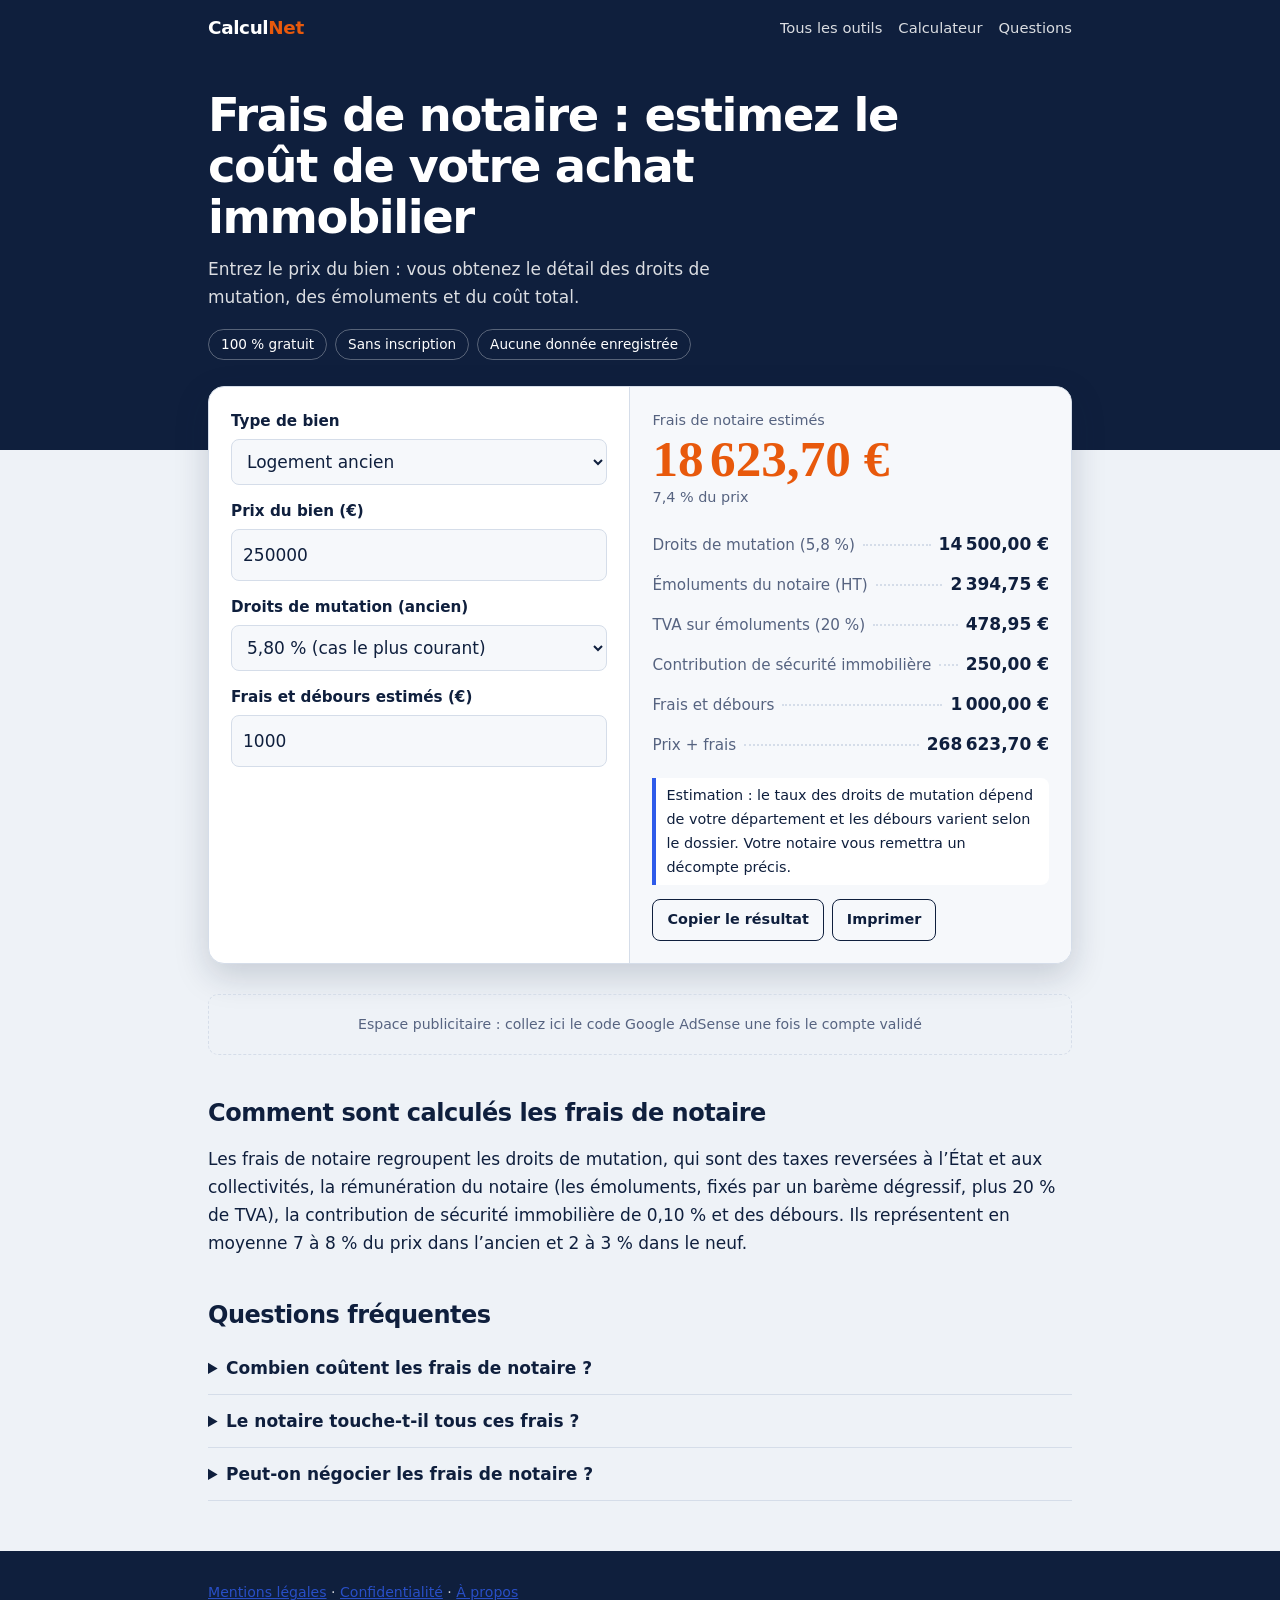
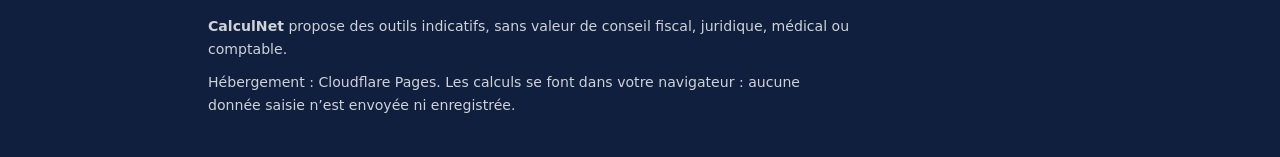
<file: frais-notaire.html>
<!DOCTYPE html>
<html lang="fr">
<head>
<meta charset="utf-8">
<meta name="viewport" content="width=device-width, initial-scale=1">
<title>Calcul des frais de notaire 2026 : achat ancien ou neuf | CalculNet</title>
<meta name="description" content="Estimez gratuitement vos frais de notaire en 2026 pour un achat dans l’ancien ou le neuf : droits de mutation, émoluments du notaire, TVA et débours.">
<meta name="theme-color" content="#0F1F3D">
<link rel="stylesheet" href="style.css"><link rel="icon" href="favicon.svg" type="image/svg+xml"><link rel="icon" href="favicon-48.png" sizes="48x48" type="image/png"><link rel="apple-touch-icon" href="apple-touch-icon.png">
<script type="application/ld+json">{"@context": "https://schema.org", "@type": "FAQPage", "mainEntity": [{"@type": "Question", "name": "Combien coûtent les frais de notaire ?", "acceptedAnswer": {"@type": "Answer", "text": "En 2026, comptez environ 7 à 8 % du prix dans l’ancien et 2 à 3 % dans le neuf."}}, {"@type": "Question", "name": "Le notaire touche-t-il tous ces frais ?", "acceptedAnswer": {"@type": "Answer", "text": "Non. La plus grande part correspond à des taxes reversées à l’État et aux collectivités. La rémunération du notaire est une petite partie du total."}}, {"@type": "Question", "name": "Peut-on négocier les frais de notaire ?", "acceptedAnswer": {"@type": "Answer", "text": "Les droits de mutation sont fixés par la loi et ne se négocient pas. Votre notaire peut vous détailler chaque ligne."}}]}</script>
</head>
<body>
<header><div class="wrap"><a class="logo" href="index.html">Calcul<b>Net</b></a><nav><a href="index.html">Tous les outils</a><a href="#calcul">Calculateur</a><a href="#faq">Questions</a></nav></div></header>
<div class="hero"><div class="wrap"><h1>Frais de notaire : estimez le coût de votre achat immobilier</h1><p>Entrez le prix du bien : vous obtenez le détail des droits de mutation, des émoluments et du coût total.</p><ul class="chips"><li>100 % gratuit</li><li>Sans inscription</li><li>Aucune donnée enregistrée</li></ul></div></div>
<main class="wrap">
<div class="tool" id="calcul"><div class="inputs"><div class="row"><label for="mode">Type de bien</label><select id="mode"><option value="ancien" selected>Logement ancien</option><option value="neuf">Logement neuf (VEFA)</option></select></div><div class="row"><label for="prix">Prix du bien (€)</label><input id="prix" type="number" inputmode="decimal" min="0" step="any" value="250000"></div><div class="row" data-if="ancien"><label for="tx">Droits de mutation (ancien)</label><select id="tx"><option value="5.8" selected>5,80 % (cas le plus courant)</option><option value="6.32">6,32 % (département ayant relevé son taux)</option><option value="5.09">5,09 % (taux normal, quelques départements)</option></select></div><div class="row"><label for="deb">Frais et débours estimés (€)</label><input id="deb" type="number" inputmode="decimal" min="0" step="any" value="1000"></div></div>
<div class="out" aria-live="polite"><div class="big"><small id="b-l"></small><strong id="b-v">0</strong><small id="b-s"></small></div><dl id="rows"></dl><ul class="msgs" id="msgs"></ul><div class="btns"><button class="btn" id="copy" type="button">Copier le résultat</button><button class="btn" id="print" type="button">Imprimer</button></div></div></div>
<div class="slot">Espace publicitaire : collez ici le code Google AdSense une fois le compte validé</div>
<section><h2>Comment sont calculés les frais de notaire</h2><p>Les frais de notaire regroupent les droits de mutation, qui sont des taxes reversées à l’État et aux collectivités, la rémunération du notaire (les émoluments, fixés par un barème dégressif, plus 20 % de TVA), la contribution de sécurité immobilière de 0,10 % et des débours. Ils représentent en moyenne 7 à 8 % du prix dans l’ancien et 2 à 3 % dans le neuf.</p></section>
<section id="faq"><h2>Questions fréquentes</h2><details><summary>Combien coûtent les frais de notaire ?</summary><p>En 2026, comptez environ 7 à 8 % du prix dans l’ancien et 2 à 3 % dans le neuf.</p></details><details><summary>Le notaire touche-t-il tous ces frais ?</summary><p>Non. La plus grande part correspond à des taxes reversées à l’État et aux collectivités. La rémunération du notaire est une petite partie du total.</p></details><details><summary>Peut-on négocier les frais de notaire ?</summary><p>Les droits de mutation sont fixés par la loi et ne se négocient pas. Votre notaire peut vous détailler chaque ligne.</p></details></section>
</main>
<footer><div class="wrap"><p><a href="mentions-legales.html">Mentions légales</a> · <a href="confidentialite.html">Confidentialité</a> · <a href="a-propos.html">À propos</a></p><p><b>CalculNet</b> propose des outils indicatifs, sans valeur de conseil fiscal, juridique, médical ou comptable.</p><p>Hébergement : Cloudflare Pages. Les calculs se font dans votre navigateur : aucune donnée saisie n’est envoyée ni enregistrée.</p></div></footer>
<script>
var $=function(i){return document.getElementById(i)};
var eur2=function(n){return n.toLocaleString("fr-FR",{style:"currency",currency:"EUR"})};
var nf=function(n,d){return n.toLocaleString("fr-FR",{maximumFractionDigits:d===undefined?2:d})};
function V(i){var e=$(i);return e.type==="number"?(parseFloat(e.value)||0):e.value}
function D(s){var p=String(s).split("-");return p.length===3?Date.UTC(+p[0],+p[1]-1,+p[2]):NaN}
function run(){
 var m=$("mode")?$("mode").value:"";
 document.querySelectorAll("[data-if]").forEach(function(e){e.style.display=e.dataset.if.split(",").indexOf(m)>-1?"":"none"});
 document.querySelectorAll("[data-lab]").forEach(function(e){var o=JSON.parse(e.dataset.lab);if(o[m])e.textContent=o[m]});
 var r=TOOL();
 $("b-l").textContent=r.l;$("b-v").textContent=r.v;$("b-s").textContent=r.s||"";
 $("rows").innerHTML=r.rows.map(function(x){return'<div class="l"><dt>'+x[0]+'</dt><dd>'+x[1]+'</dd></div>'}).join("");
 $("msgs").innerHTML=(r.msgs||[]).map(function(x){return'<li class="'+x[0]+'">'+x[1]+'</li>'}).join("");
 window._t=r.l+" : "+r.v+(r.s?" ("+r.s+")":"")+". "+r.rows.map(function(x){return x[0]+" : "+x[1]}).join(", ")+".";
}
document.querySelectorAll("input,select").forEach(function(e){e.addEventListener("input",run);e.addEventListener("change",run)});
$("print").onclick=function(){window.print()};
$("copy").onclick=function(){var b=$("copy");try{navigator.clipboard.writeText(window._t).then(function(){b.textContent="Copié";setTimeout(function(){b.textContent="Copier le résultat"},1500)})}catch(e){b.textContent="Copie impossible"}};
if($("d2")&&!$("d2").value)$("d2").value=new Date().toISOString().slice(0,10);
run();
function TOOL(){var p=V("prix"),neuf=$("mode").value==="neuf",tx=neuf?0.715:parseFloat(V("tx")),tr=[[6500,.0387],[17000,.01596],[60000,.01064],[Infinity,.00799]],em=0,pv=0;tr.forEach(function(x){em+=Math.max(0,Math.min(p,x[0])-pv)*x[1];pv=x[0]});var dm=p*tx/100,tva=em*.2,csi=p*.001,deb=V("deb"),tot=dm+em+tva+csi+deb;return{l:"Frais de notaire estimés",v:eur2(tot),s:p>0?nf(tot/p*100,1)+" % du prix":"",rows:[["Droits de mutation ("+nf(tx,2)+" %)",eur2(dm)],["Émoluments du notaire (HT)",eur2(em)],["TVA sur émoluments (20 %)",eur2(tva)],["Contribution de sécurité immobilière",eur2(csi)],["Frais et débours",eur2(deb)],["Prix + frais",eur2(p+tot)]],msgs:[["i","Estimation : le taux des droits de mutation dépend de votre département et les débours varient selon le dossier. Votre notaire vous remettra un décompte précis."]]};}
</script>
</body>
</html>
</file>
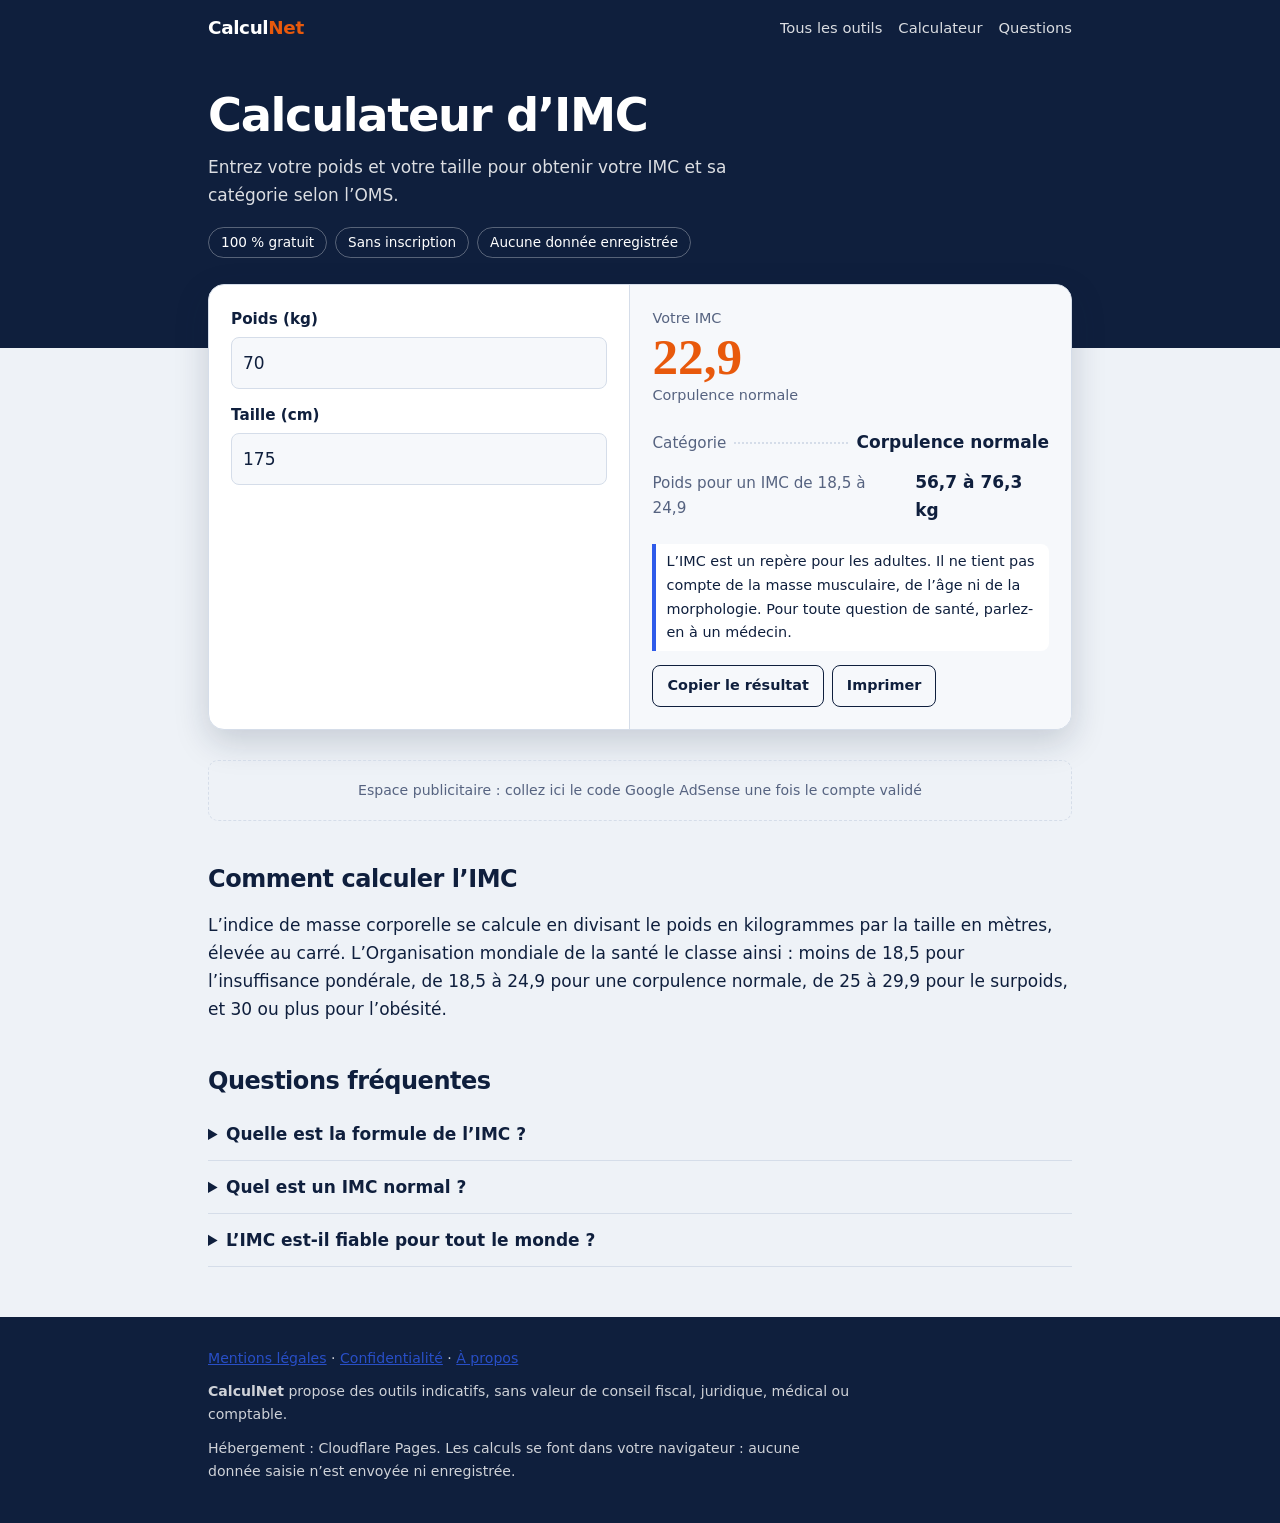
<file: imc.html>
<!DOCTYPE html>
<html lang="fr">
<head>
<meta charset="utf-8">
<meta name="viewport" content="width=device-width, initial-scale=1">
<title>Calcul de l’IMC : indice de masse corporelle | CalculNet</title>
<meta name="description" content="Calculez gratuitement votre indice de masse corporelle (IMC) à partir de votre poids et de votre taille, avec l’interprétation selon l’OMS.">
<meta name="theme-color" content="#0F1F3D">
<link rel="stylesheet" href="style.css"><link rel="icon" href="favicon.svg" type="image/svg+xml"><link rel="icon" href="favicon-48.png" sizes="48x48" type="image/png"><link rel="apple-touch-icon" href="apple-touch-icon.png">
<script type="application/ld+json">{"@context": "https://schema.org", "@type": "FAQPage", "mainEntity": [{"@type": "Question", "name": "Quelle est la formule de l’IMC ?", "acceptedAnswer": {"@type": "Answer", "text": "IMC = poids (kg) divisé par taille (m) au carré. Pour 70 kg et 1,75 m : 70 / 3,06 = 22,9."}}, {"@type": "Question", "name": "Quel est un IMC normal ?", "acceptedAnswer": {"@type": "Answer", "text": "Selon l’OMS, un IMC entre 18,5 et 24,9 correspond à une corpulence normale chez l’adulte."}}, {"@type": "Question", "name": "L’IMC est-il fiable pour tout le monde ?", "acceptedAnswer": {"@type": "Answer", "text": "Non. Il convient mal aux sportifs très musclés, aux enfants, aux personnes âgées et aux femmes enceintes. Un médecin reste la meilleure référence."}}]}</script>
</head>
<body>
<header><div class="wrap"><a class="logo" href="index.html">Calcul<b>Net</b></a><nav><a href="index.html">Tous les outils</a><a href="#calcul">Calculateur</a><a href="#faq">Questions</a></nav></div></header>
<div class="hero"><div class="wrap"><h1>Calculateur d’IMC</h1><p>Entrez votre poids et votre taille pour obtenir votre IMC et sa catégorie selon l’OMS.</p><ul class="chips"><li>100 % gratuit</li><li>Sans inscription</li><li>Aucune donnée enregistrée</li></ul></div></div>
<main class="wrap">
<div class="tool" id="calcul"><div class="inputs"><div class="row"><label for="p">Poids (kg)</label><input id="p" type="number" inputmode="decimal" min="0" step="0.1" value="70"></div><div class="row"><label for="h">Taille (cm)</label><input id="h" type="number" inputmode="decimal" min="0" step="1" value="175"></div></div>
<div class="out" aria-live="polite"><div class="big"><small id="b-l"></small><strong id="b-v">0</strong><small id="b-s"></small></div><dl id="rows"></dl><ul class="msgs" id="msgs"></ul><div class="btns"><button class="btn" id="copy" type="button">Copier le résultat</button><button class="btn" id="print" type="button">Imprimer</button></div></div></div>
<div class="slot">Espace publicitaire : collez ici le code Google AdSense une fois le compte validé</div>
<section><h2>Comment calculer l’IMC</h2><p>L’indice de masse corporelle se calcule en divisant le poids en kilogrammes par la taille en mètres, élevée au carré. L’Organisation mondiale de la santé le classe ainsi : moins de 18,5 pour l’insuffisance pondérale, de 18,5 à 24,9 pour une corpulence normale, de 25 à 29,9 pour le surpoids, et 30 ou plus pour l’obésité.</p></section>
<section id="faq"><h2>Questions fréquentes</h2><details><summary>Quelle est la formule de l’IMC ?</summary><p>IMC = poids (kg) divisé par taille (m) au carré. Pour 70 kg et 1,75 m : 70 / 3,06 = 22,9.</p></details><details><summary>Quel est un IMC normal ?</summary><p>Selon l’OMS, un IMC entre 18,5 et 24,9 correspond à une corpulence normale chez l’adulte.</p></details><details><summary>L’IMC est-il fiable pour tout le monde ?</summary><p>Non. Il convient mal aux sportifs très musclés, aux enfants, aux personnes âgées et aux femmes enceintes. Un médecin reste la meilleure référence.</p></details></section>
</main>
<footer><div class="wrap"><p><a href="mentions-legales.html">Mentions légales</a> · <a href="confidentialite.html">Confidentialité</a> · <a href="a-propos.html">À propos</a></p><p><b>CalculNet</b> propose des outils indicatifs, sans valeur de conseil fiscal, juridique, médical ou comptable.</p><p>Hébergement : Cloudflare Pages. Les calculs se font dans votre navigateur : aucune donnée saisie n’est envoyée ni enregistrée.</p></div></footer>
<script>
var $=function(i){return document.getElementById(i)};
var eur2=function(n){return n.toLocaleString("fr-FR",{style:"currency",currency:"EUR"})};
var nf=function(n,d){return n.toLocaleString("fr-FR",{maximumFractionDigits:d===undefined?2:d})};
function V(i){var e=$(i);return e.type==="number"?(parseFloat(e.value)||0):e.value}
function D(s){var p=String(s).split("-");return p.length===3?Date.UTC(+p[0],+p[1]-1,+p[2]):NaN}
function run(){
 var m=$("mode")?$("mode").value:"";
 document.querySelectorAll("[data-if]").forEach(function(e){e.style.display=e.dataset.if.split(",").indexOf(m)>-1?"":"none"});
 document.querySelectorAll("[data-lab]").forEach(function(e){var o=JSON.parse(e.dataset.lab);if(o[m])e.textContent=o[m]});
 var r=TOOL();
 $("b-l").textContent=r.l;$("b-v").textContent=r.v;$("b-s").textContent=r.s||"";
 $("rows").innerHTML=r.rows.map(function(x){return'<div class="l"><dt>'+x[0]+'</dt><dd>'+x[1]+'</dd></div>'}).join("");
 $("msgs").innerHTML=(r.msgs||[]).map(function(x){return'<li class="'+x[0]+'">'+x[1]+'</li>'}).join("");
 window._t=r.l+" : "+r.v+(r.s?" ("+r.s+")":"")+". "+r.rows.map(function(x){return x[0]+" : "+x[1]}).join(", ")+".";
}
document.querySelectorAll("input,select").forEach(function(e){e.addEventListener("input",run);e.addEventListener("change",run)});
$("print").onclick=function(){window.print()};
$("copy").onclick=function(){var b=$("copy");try{navigator.clipboard.writeText(window._t).then(function(){b.textContent="Copié";setTimeout(function(){b.textContent="Copier le résultat"},1500)})}catch(e){b.textContent="Copie impossible"}};
if($("d2")&&!$("d2").value)$("d2").value=new Date().toISOString().slice(0,10);
run();
function TOOL(){var p=V("p"),h=V("h")/100;if(!p||!h){return{l:"IMC",v:"-",rows:[],msgs:[["w","Indiquez un poids et une taille."]]}}var i=p/(h*h),c=i<18.5?"Insuffisance pondérale":i<25?"Corpulence normale":i<30?"Surpoids":i<35?"Obésité modérée":i<40?"Obésité sévère":"Obésité massive";return{l:"Votre IMC",v:nf(i,1),s:c,rows:[["Catégorie",c],["Poids pour un IMC de 18,5 à 24,9",nf(18.5*h*h,1)+" à "+nf(24.9*h*h,1)+" kg"]],msgs:[["i","L’IMC est un repère pour les adultes. Il ne tient pas compte de la masse musculaire, de l’âge ni de la morphologie. Pour toute question de santé, parlez-en à un médecin."]]};}
</script>
</body>
</html>
</file>
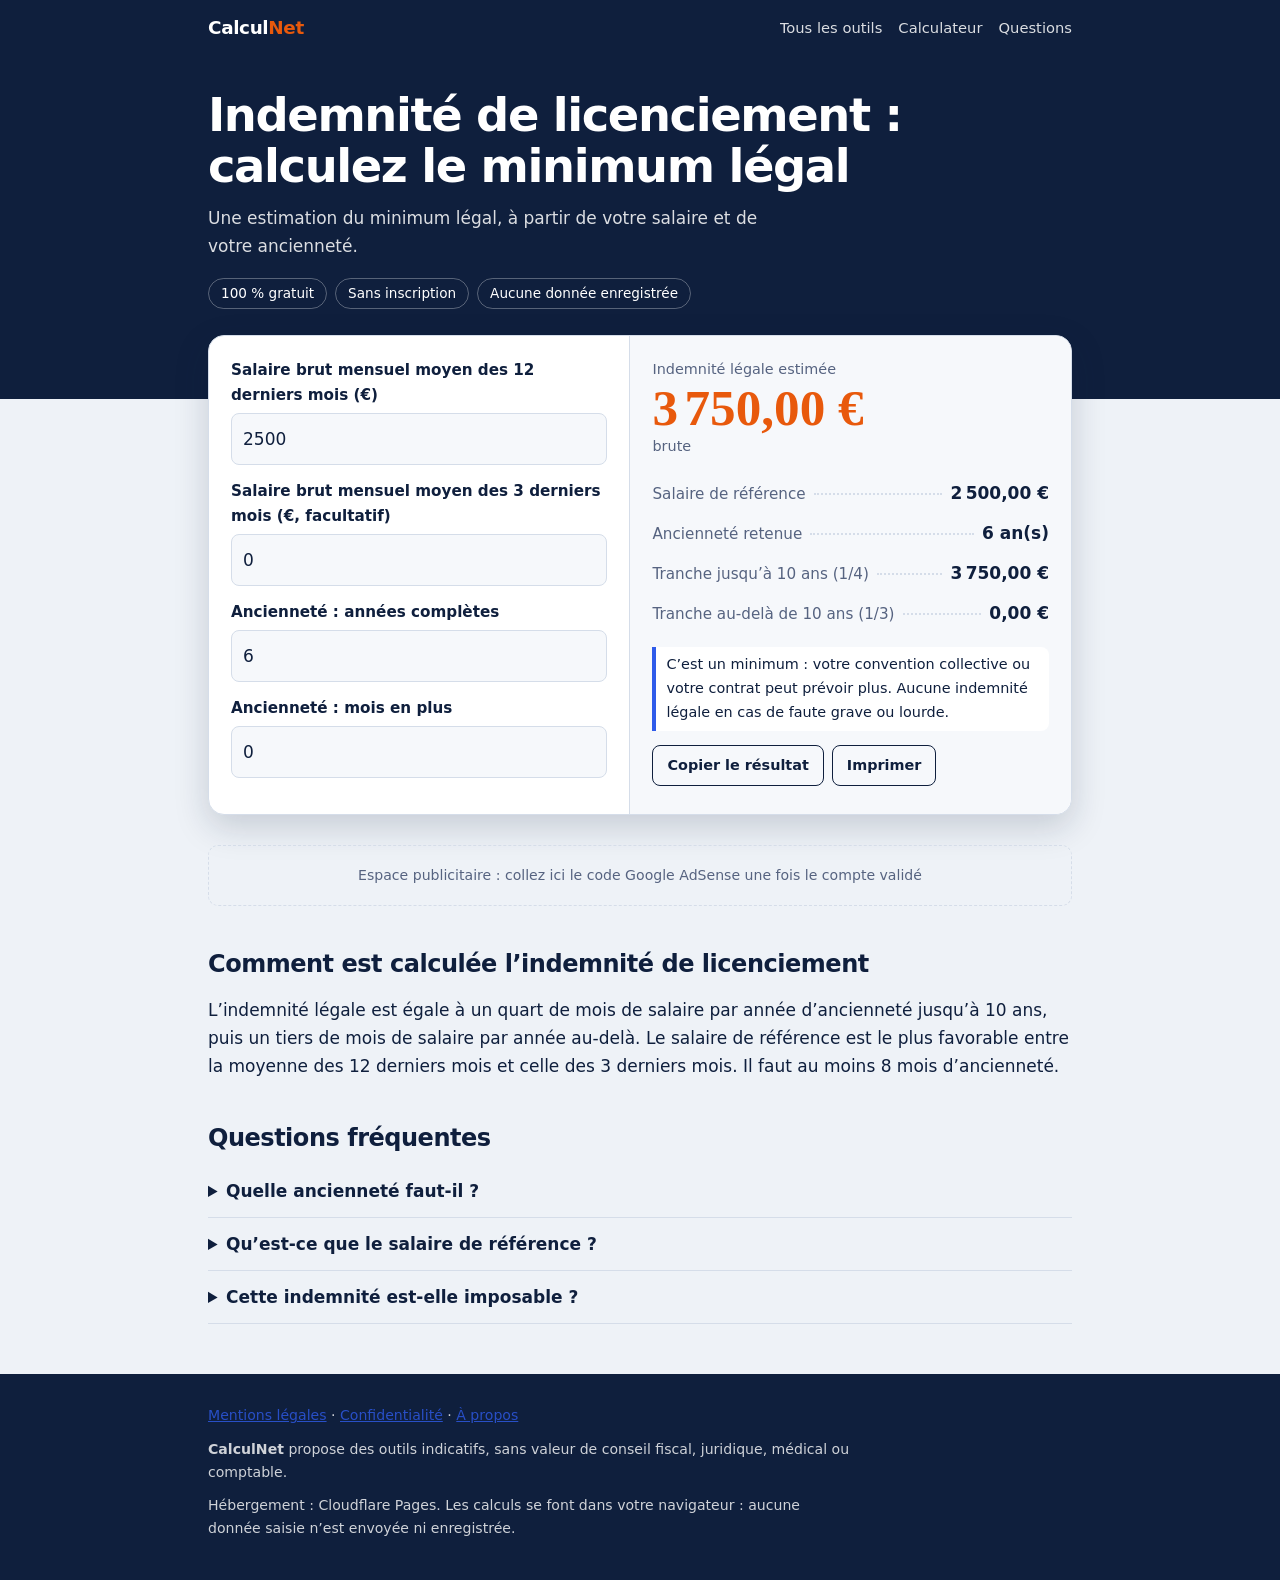
<file: indemnite-licenciement.html>
<!DOCTYPE html>
<html lang="fr">
<head>
<meta charset="utf-8">
<meta name="viewport" content="width=device-width, initial-scale=1">
<title>Calcul de l’indemnité légale de licenciement | CalculNet</title>
<meta name="description" content="Calculez l’indemnité légale de licenciement selon votre ancienneté et votre salaire : 1/4 de mois par année jusqu’à 10 ans, puis 1/3 au-delà.">
<meta name="theme-color" content="#0F1F3D">
<link rel="stylesheet" href="style.css"><link rel="icon" href="favicon.svg" type="image/svg+xml"><link rel="icon" href="favicon-48.png" sizes="48x48" type="image/png"><link rel="apple-touch-icon" href="apple-touch-icon.png">
<script type="application/ld+json">{"@context": "https://schema.org", "@type": "FAQPage", "mainEntity": [{"@type": "Question", "name": "Quelle ancienneté faut-il ?", "acceptedAnswer": {"@type": "Answer", "text": "Au moins 8 mois d’ancienneté ininterrompue chez le même employeur."}}, {"@type": "Question", "name": "Qu’est-ce que le salaire de référence ?", "acceptedAnswer": {"@type": "Answer", "text": "C’est le montant le plus avantageux entre la moyenne des 12 derniers mois et celle des 3 derniers mois."}}, {"@type": "Question", "name": "Cette indemnité est-elle imposable ?", "acceptedAnswer": {"@type": "Answer", "text": "Elle est en général exonérée d’impôt dans certaines limites. Vérifiez votre situation auprès de votre employeur ou de l’administration fiscale."}}]}</script>
</head>
<body>
<header><div class="wrap"><a class="logo" href="index.html">Calcul<b>Net</b></a><nav><a href="index.html">Tous les outils</a><a href="#calcul">Calculateur</a><a href="#faq">Questions</a></nav></div></header>
<div class="hero"><div class="wrap"><h1>Indemnité de licenciement : calculez le minimum légal</h1><p>Une estimation du minimum légal, à partir de votre salaire et de votre ancienneté.</p><ul class="chips"><li>100 % gratuit</li><li>Sans inscription</li><li>Aucune donnée enregistrée</li></ul></div></div>
<main class="wrap">
<div class="tool" id="calcul"><div class="inputs"><div class="row"><label for="s12">Salaire brut mensuel moyen des 12 derniers mois (€)</label><input id="s12" type="number" inputmode="decimal" min="0" step="any" value="2500"></div><div class="row"><label for="s3">Salaire brut mensuel moyen des 3 derniers mois (€, facultatif)</label><input id="s3" type="number" inputmode="decimal" min="0" step="any" value="0"></div><div class="row"><label for="an">Ancienneté : années complètes</label><input id="an" type="number" inputmode="decimal" min="0" step="1" value="6"></div><div class="row"><label for="mo">Ancienneté : mois en plus</label><input id="mo" type="number" inputmode="decimal" min="0" step="1" value="0"></div></div>
<div class="out" aria-live="polite"><div class="big"><small id="b-l"></small><strong id="b-v">0</strong><small id="b-s"></small></div><dl id="rows"></dl><ul class="msgs" id="msgs"></ul><div class="btns"><button class="btn" id="copy" type="button">Copier le résultat</button><button class="btn" id="print" type="button">Imprimer</button></div></div></div>
<div class="slot">Espace publicitaire : collez ici le code Google AdSense une fois le compte validé</div>
<section><h2>Comment est calculée l’indemnité de licenciement</h2><p>L’indemnité légale est égale à un quart de mois de salaire par année d’ancienneté jusqu’à 10 ans, puis un tiers de mois de salaire par année au-delà. Le salaire de référence est le plus favorable entre la moyenne des 12 derniers mois et celle des 3 derniers mois. Il faut au moins 8 mois d’ancienneté.</p></section>
<section id="faq"><h2>Questions fréquentes</h2><details><summary>Quelle ancienneté faut-il ?</summary><p>Au moins 8 mois d’ancienneté ininterrompue chez le même employeur.</p></details><details><summary>Qu’est-ce que le salaire de référence ?</summary><p>C’est le montant le plus avantageux entre la moyenne des 12 derniers mois et celle des 3 derniers mois.</p></details><details><summary>Cette indemnité est-elle imposable ?</summary><p>Elle est en général exonérée d’impôt dans certaines limites. Vérifiez votre situation auprès de votre employeur ou de l’administration fiscale.</p></details></section>
</main>
<footer><div class="wrap"><p><a href="mentions-legales.html">Mentions légales</a> · <a href="confidentialite.html">Confidentialité</a> · <a href="a-propos.html">À propos</a></p><p><b>CalculNet</b> propose des outils indicatifs, sans valeur de conseil fiscal, juridique, médical ou comptable.</p><p>Hébergement : Cloudflare Pages. Les calculs se font dans votre navigateur : aucune donnée saisie n’est envoyée ni enregistrée.</p></div></footer>
<script>
var $=function(i){return document.getElementById(i)};
var eur2=function(n){return n.toLocaleString("fr-FR",{style:"currency",currency:"EUR"})};
var nf=function(n,d){return n.toLocaleString("fr-FR",{maximumFractionDigits:d===undefined?2:d})};
function V(i){var e=$(i);return e.type==="number"?(parseFloat(e.value)||0):e.value}
function D(s){var p=String(s).split("-");return p.length===3?Date.UTC(+p[0],+p[1]-1,+p[2]):NaN}
function run(){
 var m=$("mode")?$("mode").value:"";
 document.querySelectorAll("[data-if]").forEach(function(e){e.style.display=e.dataset.if.split(",").indexOf(m)>-1?"":"none"});
 document.querySelectorAll("[data-lab]").forEach(function(e){var o=JSON.parse(e.dataset.lab);if(o[m])e.textContent=o[m]});
 var r=TOOL();
 $("b-l").textContent=r.l;$("b-v").textContent=r.v;$("b-s").textContent=r.s||"";
 $("rows").innerHTML=r.rows.map(function(x){return'<div class="l"><dt>'+x[0]+'</dt><dd>'+x[1]+'</dd></div>'}).join("");
 $("msgs").innerHTML=(r.msgs||[]).map(function(x){return'<li class="'+x[0]+'">'+x[1]+'</li>'}).join("");
 window._t=r.l+" : "+r.v+(r.s?" ("+r.s+")":"")+". "+r.rows.map(function(x){return x[0]+" : "+x[1]}).join(", ")+".";
}
document.querySelectorAll("input,select").forEach(function(e){e.addEventListener("input",run);e.addEventListener("change",run)});
$("print").onclick=function(){window.print()};
$("copy").onclick=function(){var b=$("copy");try{navigator.clipboard.writeText(window._t).then(function(){b.textContent="Copié";setTimeout(function(){b.textContent="Copier le résultat"},1500)})}catch(e){b.textContent="Copie impossible"}};
if($("d2")&&!$("d2").value)$("d2").value=new Date().toISOString().slice(0,10);
run();
function TOOL(){var a=V("an")+V("mo")/12,ref=Math.max(V("s12"),V("s3")),i=ref*(0.25*Math.min(a,10)+(1/3)*Math.max(a-10,0));if(a<8/12){return{l:"Indemnité légale",v:eur2(0),rows:[["Ancienneté",nf(a,2)+" an(s)"]],msgs:[["w","En dessous de 8 mois d’ancienneté, l’indemnité légale de licenciement n’est pas due."]]}}return{l:"Indemnité légale estimée",v:eur2(i),s:"brute",rows:[["Salaire de référence",eur2(ref)],["Ancienneté retenue",nf(a,2)+" an(s)"],["Tranche jusqu’à 10 ans (1/4)",eur2(ref*0.25*Math.min(a,10))],["Tranche au-delà de 10 ans (1/3)",eur2(ref/3*Math.max(a-10,0))]],msgs:[["i","C’est un minimum : votre convention collective ou votre contrat peut prévoir plus. Aucune indemnité légale en cas de faute grave ou lourde."]]};}
</script>
</body>
</html>
</file>
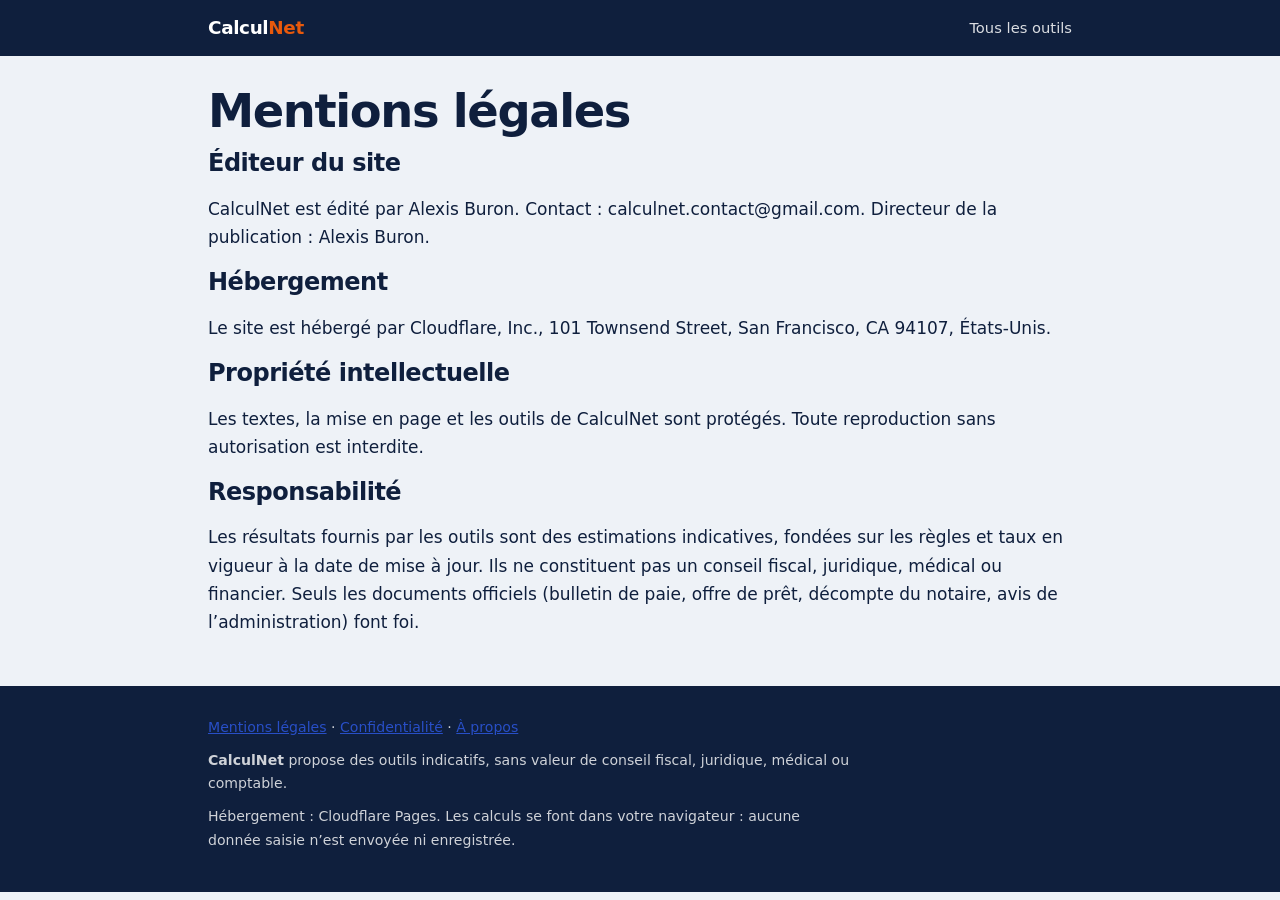
<file: mentions-legales.html>
<!DOCTYPE html>
<html lang="fr">
<head>
<meta charset="utf-8">
<meta name="viewport" content="width=device-width, initial-scale=1">
<title>Mentions légales | CalculNet</title>
<meta name="robots" content="index,follow">
<link rel="stylesheet" href="style.css"><link rel="icon" href="favicon.svg" type="image/svg+xml"><link rel="icon" href="favicon-48.png" sizes="48x48" type="image/png"><link rel="apple-touch-icon" href="apple-touch-icon.png">
</head>
<body>
<header><div class="wrap"><a class="logo" href="index.html">Calcul<b>Net</b></a><nav><a href="index.html">Tous les outils</a></nav></div></header>
<main class="wrap" style="padding-top:30px"><h1 style="color:var(--ink)">Mentions légales</h1><h2>Éditeur du site</h2><p>CalculNet est édité par Alexis Buron. Contact : calculnet.contact@gmail.com. Directeur de la publication : Alexis Buron.</p><h2>Hébergement</h2><p>Le site est hébergé par Cloudflare, Inc., 101 Townsend Street, San Francisco, CA 94107, États-Unis.</p><h2>Propriété intellectuelle</h2><p>Les textes, la mise en page et les outils de CalculNet sont protégés. Toute reproduction sans autorisation est interdite.</p><h2>Responsabilité</h2><p>Les résultats fournis par les outils sont des estimations indicatives, fondées sur les règles et taux en vigueur à la date de mise à jour. Ils ne constituent pas un conseil fiscal, juridique, médical ou financier. Seuls les documents officiels (bulletin de paie, offre de prêt, décompte du notaire, avis de l’administration) font foi.</p></main>
<footer><div class="wrap"><p><a href="mentions-legales.html">Mentions légales</a> · <a href="confidentialite.html">Confidentialité</a> · <a href="a-propos.html">À propos</a></p><p><b>CalculNet</b> propose des outils indicatifs, sans valeur de conseil fiscal, juridique, médical ou comptable.</p><p>Hébergement : Cloudflare Pages. Les calculs se font dans votre navigateur : aucune donnée saisie n’est envoyée ni enregistrée.</p></div></footer>
</body>
</html>
</file>
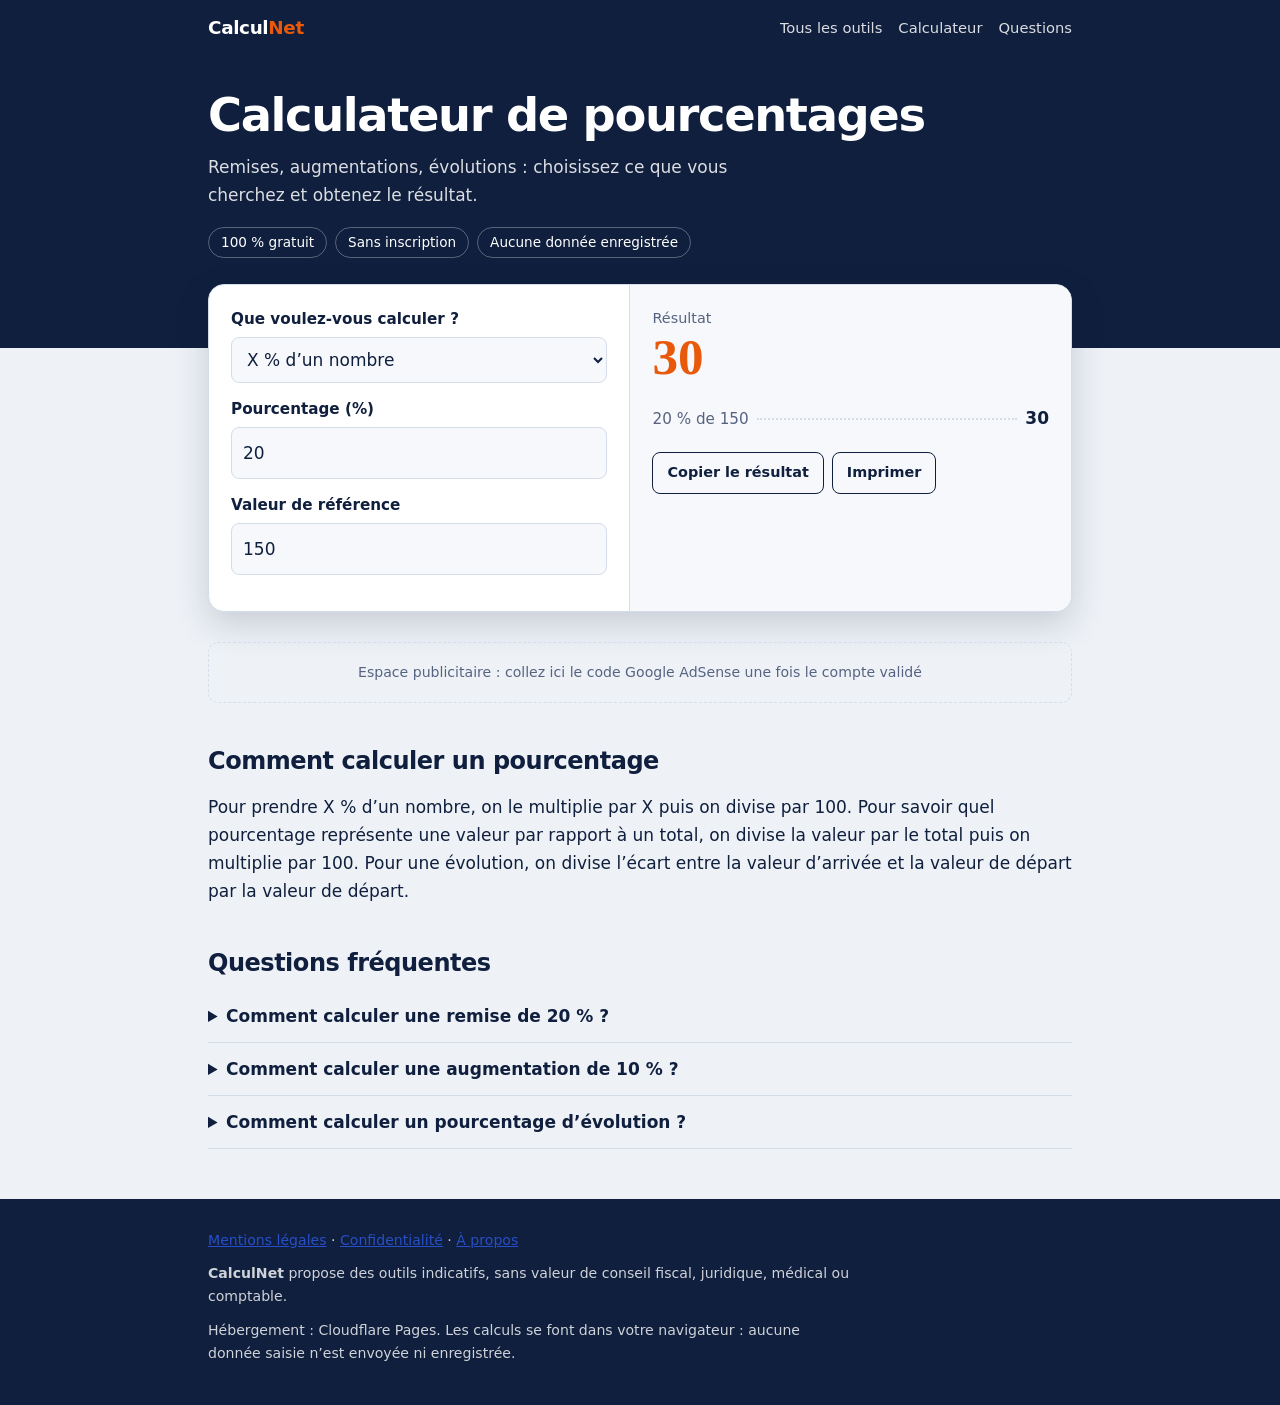
<file: pourcentages.html>
<!DOCTYPE html>
<html lang="fr">
<head>
<meta charset="utf-8">
<meta name="viewport" content="width=device-width, initial-scale=1">
<title>Calculateur de pourcentages : remise, augmentation, évolution | CalculNet</title>
<meta name="description" content="Calculez facilement un pourcentage : X % d’un nombre, remise, augmentation, baisse ou évolution entre deux valeurs. Gratuit et instantané.">
<meta name="theme-color" content="#0F1F3D">
<link rel="stylesheet" href="style.css"><link rel="icon" href="favicon.svg" type="image/svg+xml"><link rel="icon" href="favicon-48.png" sizes="48x48" type="image/png"><link rel="apple-touch-icon" href="apple-touch-icon.png">
<script type="application/ld+json">{"@context": "https://schema.org", "@type": "FAQPage", "mainEntity": [{"@type": "Question", "name": "Comment calculer une remise de 20 % ?", "acceptedAnswer": {"@type": "Answer", "text": "On multiplie le prix par 0,80. Pour un article à 50 €, le prix remisé est de 40 €."}}, {"@type": "Question", "name": "Comment calculer une augmentation de 10 % ?", "acceptedAnswer": {"@type": "Answer", "text": "On multiplie le montant par 1,10. Un loyer de 600 € devient 660 €."}}, {"@type": "Question", "name": "Comment calculer un pourcentage d’évolution ?", "acceptedAnswer": {"@type": "Answer", "text": "On calcule (valeur d’arrivée moins valeur de départ) divisé par la valeur de départ, puis on multiplie par 100."}}]}</script>
</head>
<body>
<header><div class="wrap"><a class="logo" href="index.html">Calcul<b>Net</b></a><nav><a href="index.html">Tous les outils</a><a href="#calcul">Calculateur</a><a href="#faq">Questions</a></nav></div></header>
<div class="hero"><div class="wrap"><h1>Calculateur de pourcentages</h1><p>Remises, augmentations, évolutions : choisissez ce que vous cherchez et obtenez le résultat.</p><ul class="chips"><li>100 % gratuit</li><li>Sans inscription</li><li>Aucune donnée enregistrée</li></ul></div></div>
<main class="wrap">
<div class="tool" id="calcul"><div class="inputs"><div class="row"><label for="mode">Que voulez-vous calculer ?</label><select id="mode"><option value="de" selected>X % d’un nombre</option><option value="est">X est quel % de Y</option><option value="var">Évolution entre deux valeurs</option><option value="plus">Augmenter un nombre de X %</option><option value="moins">Diminuer un nombre de X % (remise)</option></select></div><div class="row"><label for="a" data-lab="{&quot;de&quot;: &quot;Pourcentage (%)&quot;, &quot;est&quot;: &quot;Valeur partielle&quot;, &quot;var&quot;: &quot;Valeur de départ&quot;, &quot;plus&quot;: &quot;Pourcentage d’augmentation (%)&quot;, &quot;moins&quot;: &quot;Pourcentage de remise (%)&quot;}">Valeur A</label><input id="a" type="number" inputmode="decimal" min="-1000000000" step="any" value="20"></div><div class="row"><label for="b" data-lab="{&quot;de&quot;: &quot;Valeur de référence&quot;, &quot;est&quot;: &quot;Valeur totale&quot;, &quot;var&quot;: &quot;Valeur d’arrivée&quot;, &quot;plus&quot;: &quot;Valeur de départ&quot;, &quot;moins&quot;: &quot;Valeur de départ&quot;}">Valeur B</label><input id="b" type="number" inputmode="decimal" min="-1000000000" step="any" value="150"></div></div>
<div class="out" aria-live="polite"><div class="big"><small id="b-l"></small><strong id="b-v">0</strong><small id="b-s"></small></div><dl id="rows"></dl><ul class="msgs" id="msgs"></ul><div class="btns"><button class="btn" id="copy" type="button">Copier le résultat</button><button class="btn" id="print" type="button">Imprimer</button></div></div></div>
<div class="slot">Espace publicitaire : collez ici le code Google AdSense une fois le compte validé</div>
<section><h2>Comment calculer un pourcentage</h2><p>Pour prendre X % d’un nombre, on le multiplie par X puis on divise par 100. Pour savoir quel pourcentage représente une valeur par rapport à un total, on divise la valeur par le total puis on multiplie par 100. Pour une évolution, on divise l’écart entre la valeur d’arrivée et la valeur de départ par la valeur de départ.</p></section>
<section id="faq"><h2>Questions fréquentes</h2><details><summary>Comment calculer une remise de 20 % ?</summary><p>On multiplie le prix par 0,80. Pour un article à 50 €, le prix remisé est de 40 €.</p></details><details><summary>Comment calculer une augmentation de 10 % ?</summary><p>On multiplie le montant par 1,10. Un loyer de 600 € devient 660 €.</p></details><details><summary>Comment calculer un pourcentage d’évolution ?</summary><p>On calcule (valeur d’arrivée moins valeur de départ) divisé par la valeur de départ, puis on multiplie par 100.</p></details></section>
</main>
<footer><div class="wrap"><p><a href="mentions-legales.html">Mentions légales</a> · <a href="confidentialite.html">Confidentialité</a> · <a href="a-propos.html">À propos</a></p><p><b>CalculNet</b> propose des outils indicatifs, sans valeur de conseil fiscal, juridique, médical ou comptable.</p><p>Hébergement : Cloudflare Pages. Les calculs se font dans votre navigateur : aucune donnée saisie n’est envoyée ni enregistrée.</p></div></footer>
<script>
var $=function(i){return document.getElementById(i)};
var eur2=function(n){return n.toLocaleString("fr-FR",{style:"currency",currency:"EUR"})};
var nf=function(n,d){return n.toLocaleString("fr-FR",{maximumFractionDigits:d===undefined?2:d})};
function V(i){var e=$(i);return e.type==="number"?(parseFloat(e.value)||0):e.value}
function D(s){var p=String(s).split("-");return p.length===3?Date.UTC(+p[0],+p[1]-1,+p[2]):NaN}
function run(){
 var m=$("mode")?$("mode").value:"";
 document.querySelectorAll("[data-if]").forEach(function(e){e.style.display=e.dataset.if.split(",").indexOf(m)>-1?"":"none"});
 document.querySelectorAll("[data-lab]").forEach(function(e){var o=JSON.parse(e.dataset.lab);if(o[m])e.textContent=o[m]});
 var r=TOOL();
 $("b-l").textContent=r.l;$("b-v").textContent=r.v;$("b-s").textContent=r.s||"";
 $("rows").innerHTML=r.rows.map(function(x){return'<div class="l"><dt>'+x[0]+'</dt><dd>'+x[1]+'</dd></div>'}).join("");
 $("msgs").innerHTML=(r.msgs||[]).map(function(x){return'<li class="'+x[0]+'">'+x[1]+'</li>'}).join("");
 window._t=r.l+" : "+r.v+(r.s?" ("+r.s+")":"")+". "+r.rows.map(function(x){return x[0]+" : "+x[1]}).join(", ")+".";
}
document.querySelectorAll("input,select").forEach(function(e){e.addEventListener("input",run);e.addEventListener("change",run)});
$("print").onclick=function(){window.print()};
$("copy").onclick=function(){var b=$("copy");try{navigator.clipboard.writeText(window._t).then(function(){b.textContent="Copié";setTimeout(function(){b.textContent="Copier le résultat"},1500)})}catch(e){b.textContent="Copie impossible"}};
if($("d2")&&!$("d2").value)$("d2").value=new Date().toISOString().slice(0,10);
run();
function TOOL(){var m=$("mode").value,a=V("a"),b=V("b"),r,l,v,rows=[],msgs=[];if(m==="de"){r=a/100*b;l="Résultat";v=nf(r);rows=[[nf(a)+" % de "+nf(b),nf(r)]]}else if(m==="est"){if(!b){return{l:"Résultat",v:"-",rows:[],msgs:[["w","La valeur totale ne peut pas être zéro."]]}}r=a/b*100;l="Pourcentage";v=nf(r)+" %";rows=[[nf(a)+" sur "+nf(b),nf(r)+" %"]]}else if(m==="var"){if(!a){return{l:"Évolution",v:"-",rows:[],msgs:[["w","La valeur de départ ne peut pas être zéro."]]}}r=(b-a)/a*100;l=r>=0?"Augmentation":"Baisse";v=nf(Math.abs(r))+" %";rows=[["Écart",nf(b-a)],["Évolution",(r>0?"+":"")+nf(r)+" %"]]}else if(m==="plus"){r=b*(1+a/100);l="Nouveau total";v=nf(r);rows=[["Ajout",nf(r-b)],["Valeur de départ",nf(b)]]}else{r=b*(1-a/100);l="Nouveau total";v=nf(r);rows=[["Réduction",nf(b-r)],["Valeur de départ",nf(b)]]}return{l:l,v:v,rows:rows,msgs:msgs};}
</script>
</body>
</html>
</file>
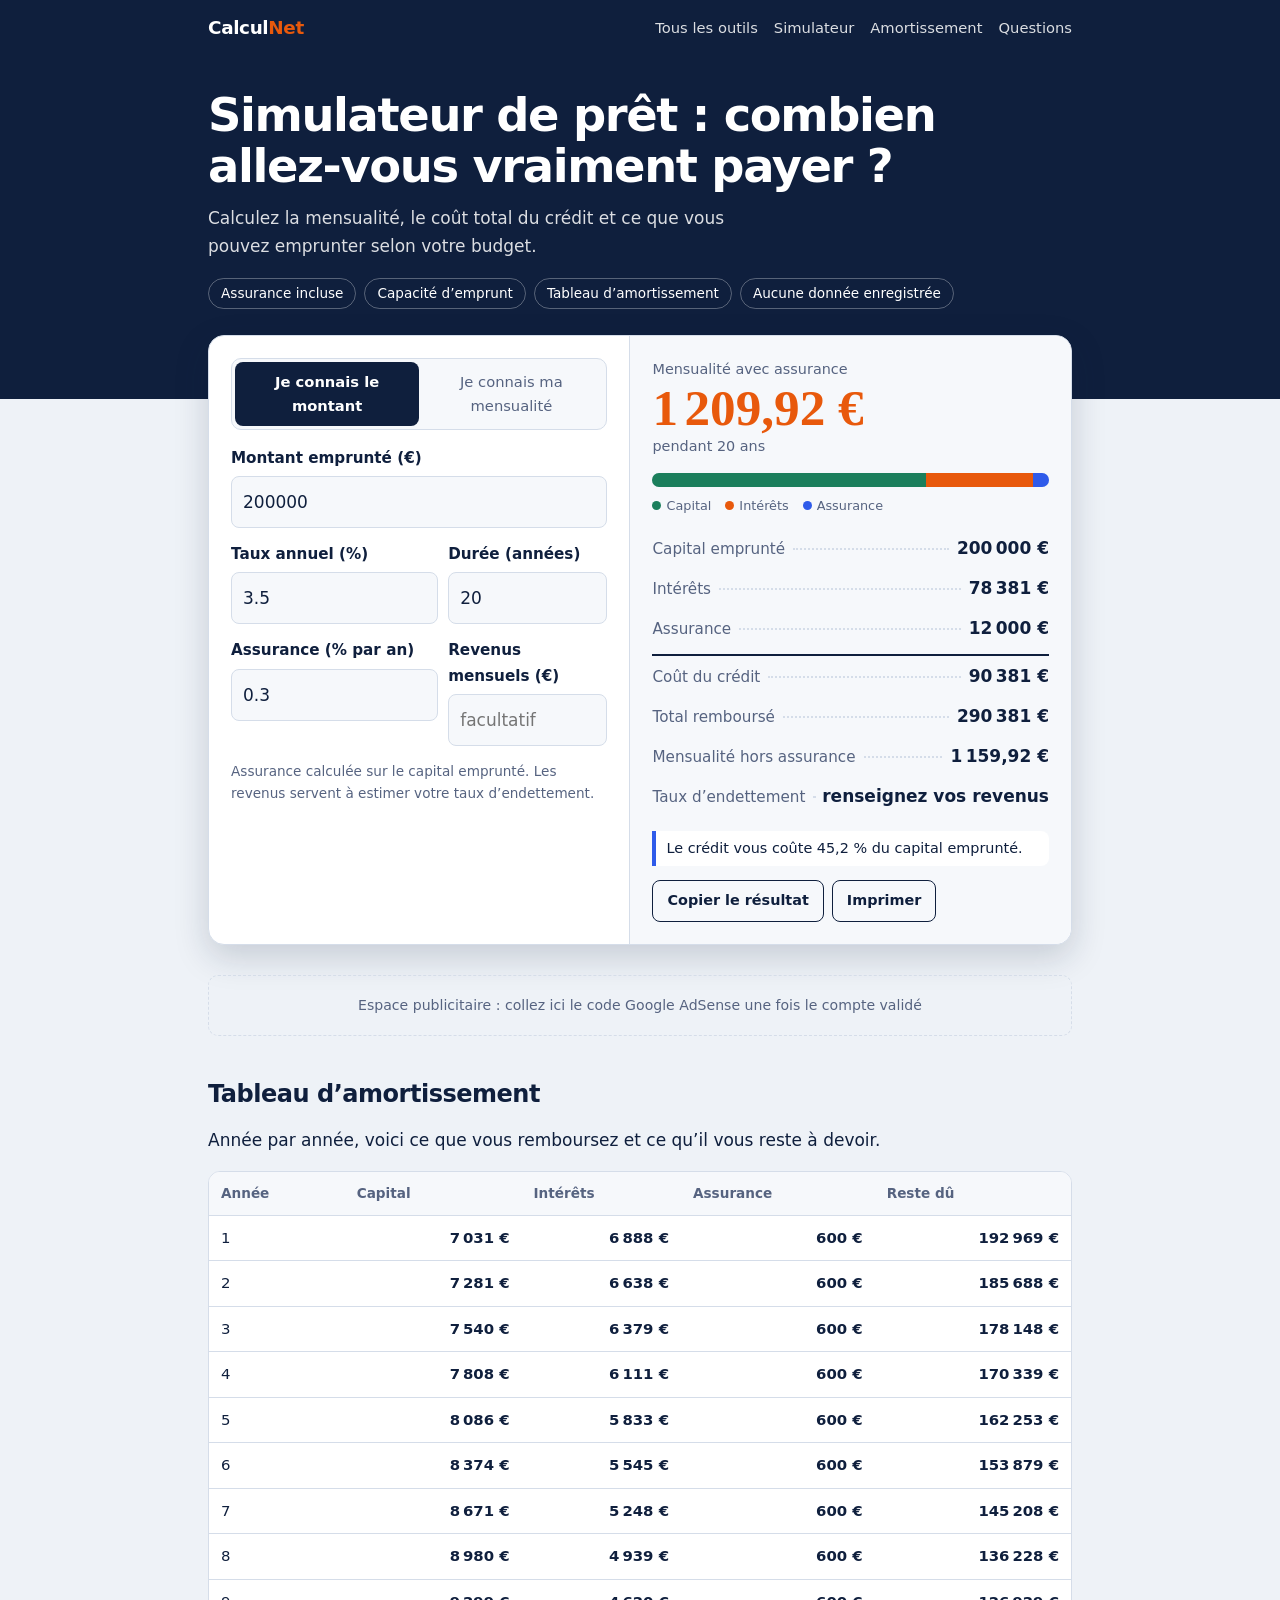
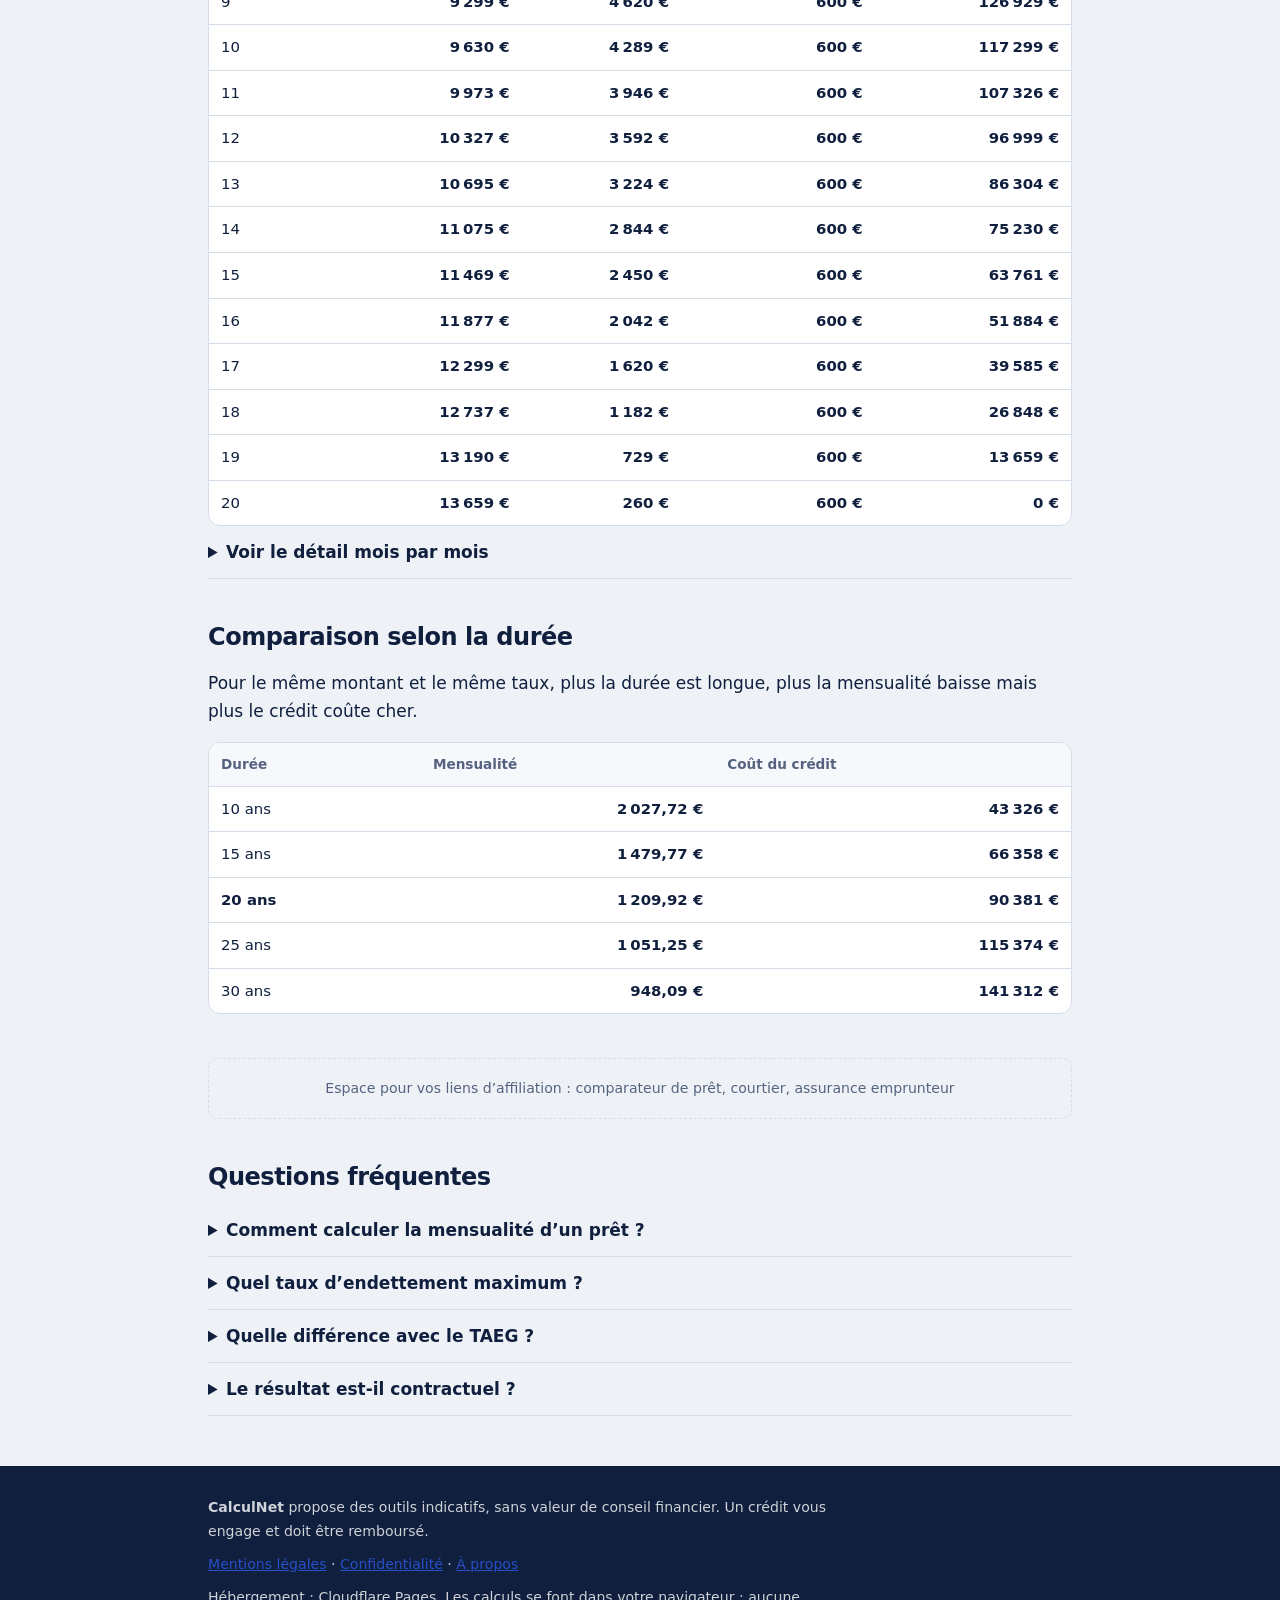
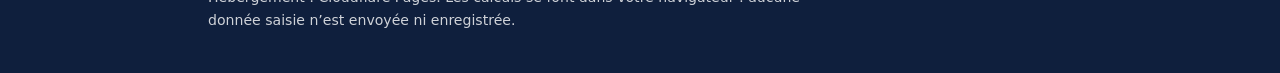
<file: pret.html>
<!DOCTYPE html>
<html lang="fr">
<head>
<meta charset="utf-8">
<meta name="viewport" content="width=device-width, initial-scale=1">
<title>Simulateur de prêt : mensualité, coût du crédit, capacité d’emprunt | CalculNet</title>
<meta name="description" content="Simulez gratuitement un prêt immobilier ou à la consommation : mensualité avec assurance, coût total, taux d’endettement, capacité d’emprunt et tableau d’amortissement.">
<meta name="theme-color" content="#0F1F3D">
<link rel="stylesheet" href="style.css">
<script type="application/ld+json">{"@context":"https://schema.org","@type":"FAQPage","mainEntity":[
{"@type":"Question","name":"Comment calculer la mensualité d’un prêt ?","acceptedAnswer":{"@type":"Answer","text":"La mensualité dépend du capital emprunté, du taux d’intérêt et de la durée. On y ajoute l’assurance emprunteur pour obtenir le montant réellement payé chaque mois."}},
{"@type":"Question","name":"Quel taux d’endettement maximum pour un prêt immobilier ?","acceptedAnswer":{"@type":"Answer","text":"Les banques appliquent en général un taux d’endettement maximum de 35 % des revenus, assurance comprise."}}]}</script>
<link rel="icon" href="favicon.svg" type="image/svg+xml"><link rel="icon" href="favicon-48.png" sizes="48x48" type="image/png"><link rel="apple-touch-icon" href="apple-touch-icon.png">
</head>
<body>
<header><div class="wrap"><a class="logo" href="index.html">Calcul<b>Net</b></a>
<nav><a href="index.html">Tous les outils</a><a href="#calcul">Simulateur</a><a href="#amort">Amortissement</a><a href="#faq">Questions</a></nav></div></header>
<div class="hero"><div class="wrap">
<h1>Simulateur de prêt : combien allez-vous vraiment payer ?</h1>
<p>Calculez la mensualité, le coût total du crédit et ce que vous pouvez emprunter selon votre budget.</p>
<ul class="chips"><li>Assurance incluse</li><li>Capacité d’emprunt</li><li>Tableau d’amortissement</li><li>Aucune donnée enregistrée</li></ul>
</div></div>
<main class="wrap">
<div class="tool" id="calcul">
<div class="inputs">
<div class="seg" role="group" aria-label="Mode de calcul">
<button type="button" id="m-c" aria-pressed="true">Je connais le montant</button>
<button type="button" id="m-m" aria-pressed="false">Je connais ma mensualité</button></div>
<div class="row"><label for="mont" id="l-mont">Montant emprunté (€)</label><input id="mont" type="number" inputmode="decimal" min="0" step="any" value="200000"></div>
<div class="two row">
<div><label for="taux">Taux annuel (%)</label><input id="taux" type="number" inputmode="decimal" min="0" max="30" step="any" value="3.5"></div>
<div><label for="ans">Durée (années)</label><input id="ans" type="number" inputmode="numeric" min="1" max="40" step="1" value="20"></div></div>
<div class="two row">
<div><label for="ass">Assurance (% par an)</label><input id="ass" type="number" inputmode="decimal" min="0" max="5" step="any" value="0.3"></div>
<div><label for="rev">Revenus mensuels (€)</label><input id="rev" type="number" inputmode="decimal" min="0" step="any" placeholder="facultatif"></div></div>
<p style="font-size:.85rem;color:var(--soft);margin:0">Assurance calculée sur le capital emprunté. Les revenus servent à estimer votre taux d’endettement.</p>
</div>
<div class="out" aria-live="polite">
<div class="big"><small id="b-l">Mensualité avec assurance</small><strong id="b-v">0 €</strong><small id="b-s"></small></div>
<div class="bar" id="bar"></div>
<div class="leg"><span style="--c:var(--ok)">Capital</span><span style="--c:var(--accent)">Intérêts</span><span style="--c:var(--blue)">Assurance</span></div>
<dl>
<div class="l"><dt>Capital emprunté</dt><dd id="r-c"></dd></div>
<div class="l"><dt>Intérêts</dt><dd id="r-i"></dd></div>
<div class="l"><dt>Assurance</dt><dd id="r-a"></dd></div>
<div class="l tot"><dt>Coût du crédit</dt><dd id="r-k"></dd></div>
<div class="l"><dt>Total remboursé</dt><dd id="r-t"></dd></div>
<div class="l"><dt>Mensualité hors assurance</dt><dd id="r-h"></dd></div>
<div class="l"><dt>Taux d’endettement</dt><dd id="r-e"></dd></div></dl>
<ul class="msgs" id="msgs"></ul>
<div class="btns"><button class="btn" id="copy" type="button">Copier le résultat</button><button class="btn" id="print" type="button">Imprimer</button></div>
</div></div>

<div class="slot">Espace publicitaire : collez ici le code Google AdSense une fois le compte validé</div>

<section id="amort"><h2>Tableau d’amortissement</h2>
<p>Année par année, voici ce que vous remboursez et ce qu’il vous reste à devoir.</p>
<div class="scroll"><table><thead><tr><th>Année</th><th>Capital</th><th>Intérêts</th><th>Assurance</th><th>Reste dû</th></tr></thead><tbody id="ya"></tbody></table></div>
<details id="dm"><summary>Voir le détail mois par mois</summary>
<div class="scroll" style="margin-top:10px"><table><thead><tr><th>Mois</th><th>Mensualité</th><th>Capital</th><th>Intérêts</th><th>Reste dû</th></tr></thead><tbody id="mo"></tbody></table></div></details></section>

<section><h2>Comparaison selon la durée</h2>
<p>Pour le même montant et le même taux, plus la durée est longue, plus la mensualité baisse mais plus le crédit coûte cher.</p>
<div class="scroll"><table><thead><tr><th>Durée</th><th>Mensualité</th><th>Coût du crédit</th></tr></thead><tbody id="dur"></tbody></table></div></section>

<div class="slot">Espace pour vos liens d’affiliation : comparateur de prêt, courtier, assurance emprunteur</div>

<section id="faq"><h2>Questions fréquentes</h2>
<details><summary>Comment calculer la mensualité d’un prêt ?</summary><p>Elle dépend du capital, du taux et de la durée. Chaque mois, une partie rembourse les intérêts et le reste rembourse le capital. L’assurance s’ajoute à ce montant.</p></details>
<details><summary>Quel taux d’endettement maximum ?</summary><p>Les banques retiennent en général 35 % des revenus, assurance comprise. Renseignez vos revenus pour voir où vous en êtes.</p></details>
<details><summary>Quelle différence avec le TAEG ?</summary><p>Le TAEG inclut tous les frais (dossier, garantie, assurance). Ce simulateur prend en compte le taux et l’assurance, mais pas les frais de dossier et de garantie : demandez le TAEG à votre banque.</p></details>
<details><summary>Le résultat est-il contractuel ?</summary><p>Non, c’est une simulation indicative. Seule l’offre de prêt de votre banque fait foi.</p></details></section>
</main>
<footer><div class="wrap">
<p><b>CalculNet</b> propose des outils indicatifs, sans valeur de conseil financier. Un crédit vous engage et doit être remboursé.</p>
<p><a href="mentions-legales.html">Mentions légales</a> · <a href="confidentialite.html">Confidentialité</a> · <a href="a-propos.html">À propos</a></p><p>Hébergement : Cloudflare Pages. Les calculs se font dans votre navigateur : aucune donnée saisie n’est envoyée ni enregistrée.</p>
</div></footer>
<script>
var mode="c",$=function(i){return document.getElementById(i)};
var e0=function(n){return n.toLocaleString("fr-FR",{style:"currency",currency:"EUR",maximumFractionDigits:0})};
var e2=function(n){return n.toLocaleString("fr-FR",{style:"currency",currency:"EUR"})};
var pc=function(n){return n.toFixed(1).replace(".",",")+" %"};
function fac(i,n){return i===0?1/n:i/(1-Math.pow(1+i,-n))}
function pay(C,t,n,a){var i=t/1200,m=C*fac(i,n),as=C*a/1200;return{m:m,as:as,tot:(m+as)*n}}
function calc(){
 var v=parseFloat($("mont").value)||0,t=parseFloat($("taux").value)||0,y=Math.max(1,Math.min(40,parseInt($("ans").value,10)||1)),a=parseFloat($("ass").value)||0,rev=parseFloat($("rev").value)||0;
 var n=y*12,i=t/1200,C;
 if(mode==="c")C=v;else C=v/(fac(i,n)+a/1200);
 var p=pay(C,t,n,a),M=p.m+p.as,tot=p.tot,ints=p.m*n-C,ass=p.as*n,cost=tot-C;
 $("b-v").textContent=e2(mode==="c"?M:C).replace(/\s?€/,"")+" €";
 $("b-l").textContent=mode==="c"?"Mensualité avec assurance":"Capital que vous pouvez emprunter";
 if(mode==="c")$("b-v").textContent=e2(M);else $("b-v").textContent=e0(C);
 $("b-s").textContent=mode==="c"?"pendant "+y+" ans":"avec "+e2(M)+" par mois pendant "+y+" ans";
 $("r-c").textContent=e0(C);$("r-i").textContent=e0(ints);$("r-a").textContent=e0(ass);$("r-k").textContent=e0(cost);$("r-t").textContent=e0(tot);$("r-h").textContent=e2(p.m);
 var w=function(x){return tot>0?(x/tot*100).toFixed(2):0};
 $("bar").innerHTML='<i style="width:'+w(C)+'%;background:var(--ok)"></i><i style="width:'+w(ints)+'%;background:var(--accent)"></i><i style="width:'+w(ass)+'%;background:var(--blue)"></i>';
 var h='<li class="i">Le crédit vous coûte '+pc(C>0?cost/C*100:0)+' du capital emprunté.</li>';
 if(rev>0){var d=M/rev*100;$("r-e").textContent=pc(d);h+=d>35?'<li class="w">Taux d’endettement supérieur à 35 % : la plupart des banques refuseront ce dossier.</li>':'<li>Taux d’endettement sous la limite habituelle de 35 %.</li>'}
 else $("r-e").textContent="renseignez vos revenus";
 $("msgs").innerHTML=h;
 // amortissement
 var bal=C,ya=[],mo=[],yr=0,ci=0,cc=0,k;
 for(k=1;k<=n;k++){var it=bal*i,cp=p.m-it;bal=Math.max(0,bal-cp);cc+=cp;ci+=it;mo.push([k,M,cp,it,bal]);
  if(k%12===0||k===n){ya.push([Math.ceil(k/12),cc,ci,p.as*(k%12||12),bal]);cc=0;ci=0}}
 $("ya").innerHTML=ya.map(function(r){return"<tr><td>"+r[0]+"</td><td class='n'>"+e0(r[1])+"</td><td class='n'>"+e0(r[2])+"</td><td class='n'>"+e0(r[3])+"</td><td class='n'>"+e0(r[4])+"</td></tr>"}).join("");
 window._mo=mo;if($("dm").open)moRender();
 var rows="",ds=[10,15,20,25,30];
 ds.forEach(function(d){var q=pay(C,t,d*12,a);rows+='<tr'+(d===y?' style="font-weight:700"':'')+'><td>'+d+' ans</td><td class="n">'+e2(q.m+q.as)+'</td><td class="n">'+e0(q.tot-C)+'</td></tr>'});
 $("dur").innerHTML=rows;
 window._t="Prêt de "+e0(C)+" sur "+y+" ans à "+t+" % : mensualité "+e2(M)+", coût du crédit "+e0(cost)+", total remboursé "+e0(tot)+".";
}
function moRender(){$("mo").innerHTML=window._mo.map(function(r){return"<tr><td>"+r[0]+"</td><td class='n'>"+e2(r[1])+"</td><td class='n'>"+e2(r[2])+"</td><td class='n'>"+e2(r[3])+"</td><td class='n'>"+e0(r[4])+"</td></tr>"}).join("")}
$("dm").addEventListener("toggle",function(){if($("dm").open)moRender()});
["mont","taux","ans","ass","rev"].forEach(function(i){$(i).addEventListener("input",calc);$(i).addEventListener("change",calc)});
function setMode(x){mode=x;$("m-c").setAttribute("aria-pressed",x==="c");$("m-m").setAttribute("aria-pressed",x==="m");
 $("l-mont").textContent=x==="c"?"Montant emprunté (€)":"Mensualité maximale avec assurance (€)";
 $("mont").value=x==="c"?200000:1200;calc()}
$("m-c").onclick=function(){setMode("c")};$("m-m").onclick=function(){setMode("m")};
$("print").onclick=function(){window.print()};
$("copy").onclick=function(){var b=$("copy");try{navigator.clipboard.writeText(window._t).then(function(){b.textContent="Copié";setTimeout(function(){b.textContent="Copier le résultat"},1500)})}catch(e){b.textContent="Copie impossible"}};
calc();
</script>
</body>
</html>
</file>
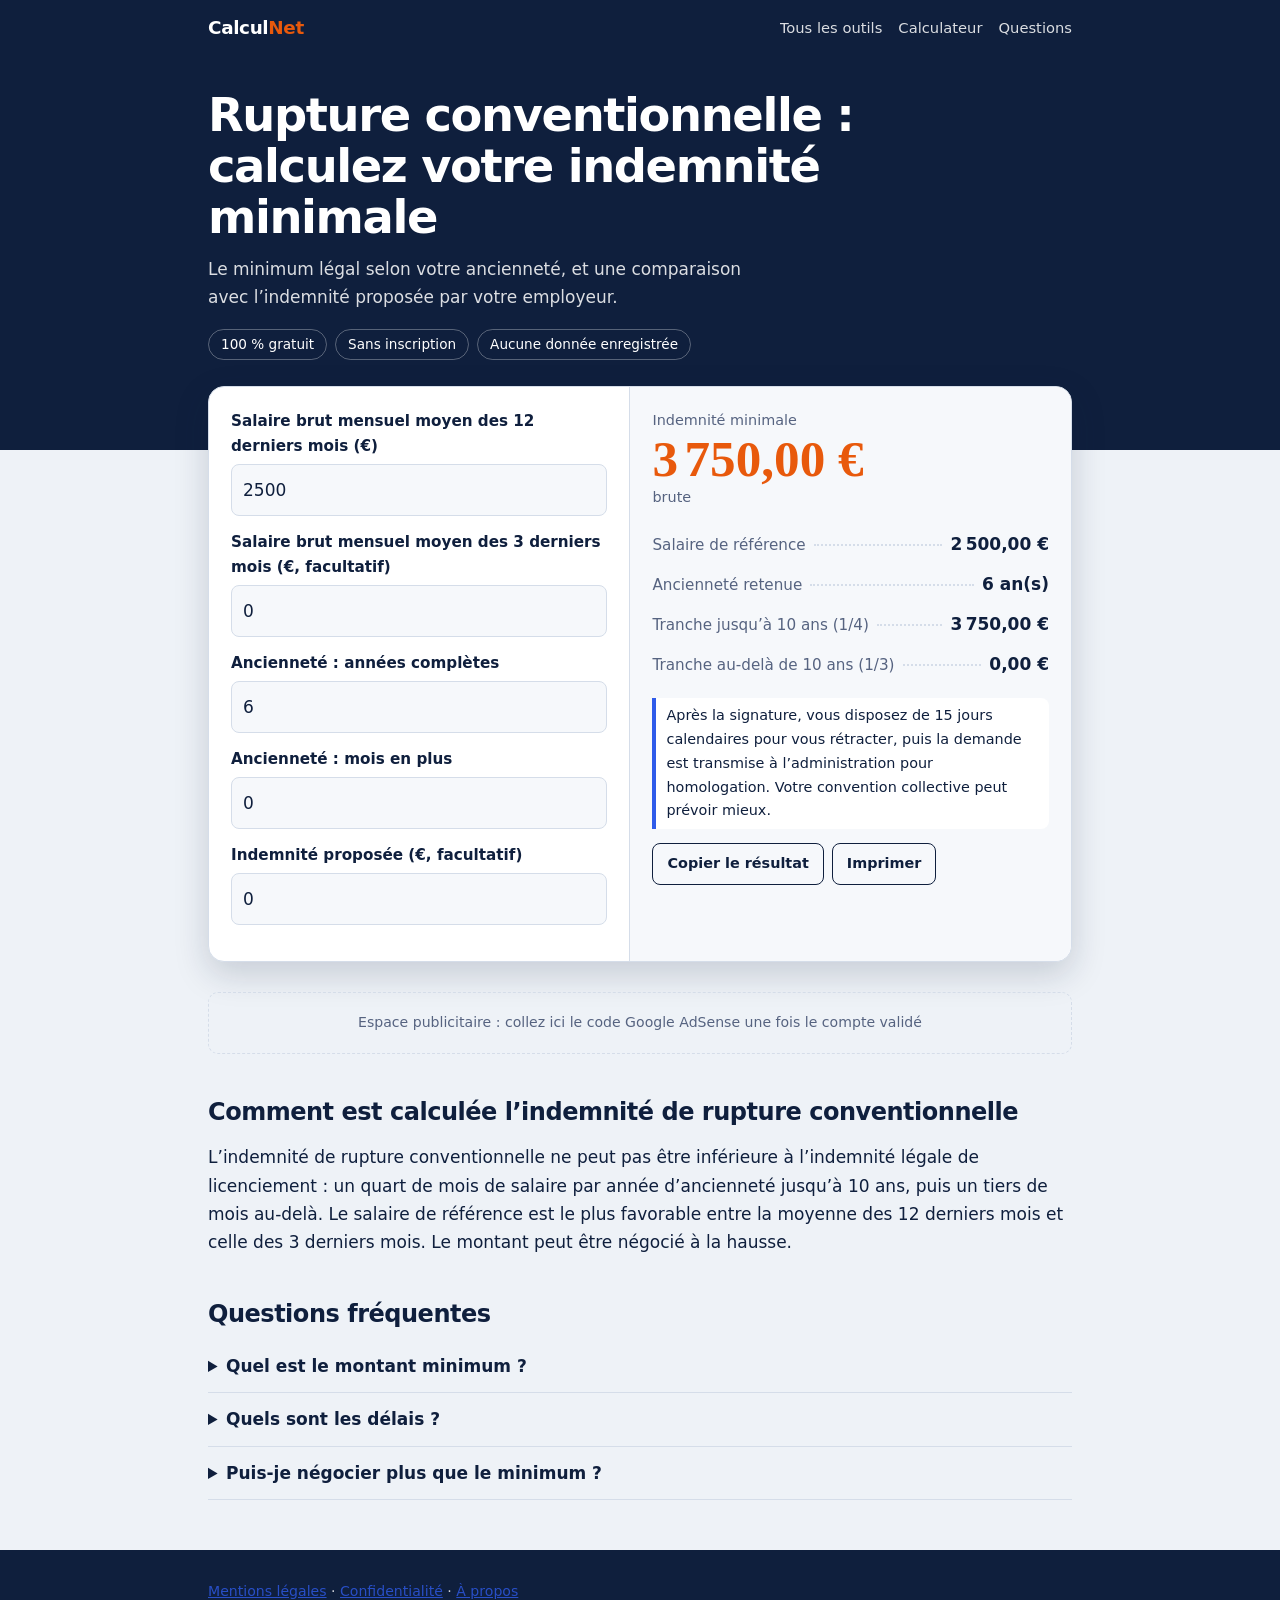
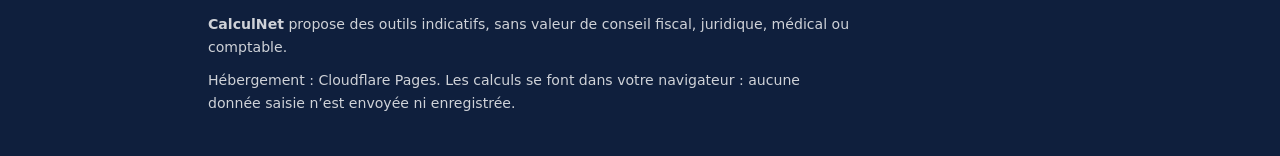
<file: rupture-conventionnelle.html>
<!DOCTYPE html>
<html lang="fr">
<head>
<meta charset="utf-8">
<meta name="viewport" content="width=device-width, initial-scale=1">
<title>Calcul de l’indemnité de rupture conventionnelle | CalculNet</title>
<meta name="description" content="Calculez l’indemnité minimale de rupture conventionnelle selon votre ancienneté et votre salaire, et vérifiez si votre proposition est suffisante.">
<meta name="theme-color" content="#0F1F3D">
<link rel="stylesheet" href="style.css"><link rel="icon" href="favicon.svg" type="image/svg+xml"><link rel="icon" href="favicon-48.png" sizes="48x48" type="image/png"><link rel="apple-touch-icon" href="apple-touch-icon.png">
<script type="application/ld+json">{"@context": "https://schema.org", "@type": "FAQPage", "mainEntity": [{"@type": "Question", "name": "Quel est le montant minimum ?", "acceptedAnswer": {"@type": "Answer", "text": "Au moins l’indemnité légale de licenciement, soit un quart de mois de salaire par année jusqu’à 10 ans, puis un tiers de mois ensuite."}}, {"@type": "Question", "name": "Quels sont les délais ?", "acceptedAnswer": {"@type": "Answer", "text": "Après la signature, un délai de rétractation de 15 jours calendaires s’applique, puis l’administration dispose de 15 jours ouvrables pour homologuer la convention."}}, {"@type": "Question", "name": "Puis-je négocier plus que le minimum ?", "acceptedAnswer": {"@type": "Answer", "text": "Oui, le minimum est un plancher. Le montant se négocie avec l’employeur."}}]}</script>
</head>
<body>
<header><div class="wrap"><a class="logo" href="index.html">Calcul<b>Net</b></a><nav><a href="index.html">Tous les outils</a><a href="#calcul">Calculateur</a><a href="#faq">Questions</a></nav></div></header>
<div class="hero"><div class="wrap"><h1>Rupture conventionnelle : calculez votre indemnité minimale</h1><p>Le minimum légal selon votre ancienneté, et une comparaison avec l’indemnité proposée par votre employeur.</p><ul class="chips"><li>100 % gratuit</li><li>Sans inscription</li><li>Aucune donnée enregistrée</li></ul></div></div>
<main class="wrap">
<div class="tool" id="calcul"><div class="inputs"><div class="row"><label for="s12">Salaire brut mensuel moyen des 12 derniers mois (€)</label><input id="s12" type="number" inputmode="decimal" min="0" step="any" value="2500"></div><div class="row"><label for="s3">Salaire brut mensuel moyen des 3 derniers mois (€, facultatif)</label><input id="s3" type="number" inputmode="decimal" min="0" step="any" value="0"></div><div class="row"><label for="an">Ancienneté : années complètes</label><input id="an" type="number" inputmode="decimal" min="0" step="1" value="6"></div><div class="row"><label for="mo">Ancienneté : mois en plus</label><input id="mo" type="number" inputmode="decimal" min="0" step="1" value="0"></div><div class="row"><label for="prop">Indemnité proposée (€, facultatif)</label><input id="prop" type="number" inputmode="decimal" min="0" step="any" value="0"></div></div>
<div class="out" aria-live="polite"><div class="big"><small id="b-l"></small><strong id="b-v">0</strong><small id="b-s"></small></div><dl id="rows"></dl><ul class="msgs" id="msgs"></ul><div class="btns"><button class="btn" id="copy" type="button">Copier le résultat</button><button class="btn" id="print" type="button">Imprimer</button></div></div></div>
<div class="slot">Espace publicitaire : collez ici le code Google AdSense une fois le compte validé</div>
<section><h2>Comment est calculée l’indemnité de rupture conventionnelle</h2><p>L’indemnité de rupture conventionnelle ne peut pas être inférieure à l’indemnité légale de licenciement : un quart de mois de salaire par année d’ancienneté jusqu’à 10 ans, puis un tiers de mois au-delà. Le salaire de référence est le plus favorable entre la moyenne des 12 derniers mois et celle des 3 derniers mois. Le montant peut être négocié à la hausse.</p></section>
<section id="faq"><h2>Questions fréquentes</h2><details><summary>Quel est le montant minimum ?</summary><p>Au moins l’indemnité légale de licenciement, soit un quart de mois de salaire par année jusqu’à 10 ans, puis un tiers de mois ensuite.</p></details><details><summary>Quels sont les délais ?</summary><p>Après la signature, un délai de rétractation de 15 jours calendaires s’applique, puis l’administration dispose de 15 jours ouvrables pour homologuer la convention.</p></details><details><summary>Puis-je négocier plus que le minimum ?</summary><p>Oui, le minimum est un plancher. Le montant se négocie avec l’employeur.</p></details></section>
</main>
<footer><div class="wrap"><p><a href="mentions-legales.html">Mentions légales</a> · <a href="confidentialite.html">Confidentialité</a> · <a href="a-propos.html">À propos</a></p><p><b>CalculNet</b> propose des outils indicatifs, sans valeur de conseil fiscal, juridique, médical ou comptable.</p><p>Hébergement : Cloudflare Pages. Les calculs se font dans votre navigateur : aucune donnée saisie n’est envoyée ni enregistrée.</p></div></footer>
<script>
var $=function(i){return document.getElementById(i)};
var eur2=function(n){return n.toLocaleString("fr-FR",{style:"currency",currency:"EUR"})};
var nf=function(n,d){return n.toLocaleString("fr-FR",{maximumFractionDigits:d===undefined?2:d})};
function V(i){var e=$(i);return e.type==="number"?(parseFloat(e.value)||0):e.value}
function D(s){var p=String(s).split("-");return p.length===3?Date.UTC(+p[0],+p[1]-1,+p[2]):NaN}
function run(){
 var m=$("mode")?$("mode").value:"";
 document.querySelectorAll("[data-if]").forEach(function(e){e.style.display=e.dataset.if.split(",").indexOf(m)>-1?"":"none"});
 document.querySelectorAll("[data-lab]").forEach(function(e){var o=JSON.parse(e.dataset.lab);if(o[m])e.textContent=o[m]});
 var r=TOOL();
 $("b-l").textContent=r.l;$("b-v").textContent=r.v;$("b-s").textContent=r.s||"";
 $("rows").innerHTML=r.rows.map(function(x){return'<div class="l"><dt>'+x[0]+'</dt><dd>'+x[1]+'</dd></div>'}).join("");
 $("msgs").innerHTML=(r.msgs||[]).map(function(x){return'<li class="'+x[0]+'">'+x[1]+'</li>'}).join("");
 window._t=r.l+" : "+r.v+(r.s?" ("+r.s+")":"")+". "+r.rows.map(function(x){return x[0]+" : "+x[1]}).join(", ")+".";
}
document.querySelectorAll("input,select").forEach(function(e){e.addEventListener("input",run);e.addEventListener("change",run)});
$("print").onclick=function(){window.print()};
$("copy").onclick=function(){var b=$("copy");try{navigator.clipboard.writeText(window._t).then(function(){b.textContent="Copié";setTimeout(function(){b.textContent="Copier le résultat"},1500)})}catch(e){b.textContent="Copie impossible"}};
if($("d2")&&!$("d2").value)$("d2").value=new Date().toISOString().slice(0,10);
run();
function TOOL(){var a=V("an")+V("mo")/12,ref=Math.max(V("s12"),V("s3")),i=ref*(0.25*Math.min(a,10)+(1/3)*Math.max(a-10,0)),pr=V("prop"),ms=[];if(a<8/12){return{l:"Indemnité minimale",v:eur2(0),rows:[["Ancienneté",nf(a,2)+" an(s)"]],msgs:[["i","En dessous de 8 mois d’ancienneté, aucun minimum légal ne s’applique, mais une indemnité peut être négociée."]]}}if(pr>0){ms.push(pr<i-0.5?["w","L’indemnité proposée ("+eur2(pr)+") est inférieure au minimum légal."]:["","L’indemnité proposée ("+eur2(pr)+") respecte le minimum légal."])}ms.push(["i","Après la signature, vous disposez de 15 jours calendaires pour vous rétracter, puis la demande est transmise à l’administration pour homologation. Votre convention collective peut prévoir mieux."]);return{l:"Indemnité minimale",v:eur2(i),s:"brute",rows:[["Salaire de référence",eur2(ref)],["Ancienneté retenue",nf(a,2)+" an(s)"],["Tranche jusqu’à 10 ans (1/4)",eur2(ref*0.25*Math.min(a,10))],["Tranche au-delà de 10 ans (1/3)",eur2(ref/3*Math.max(a-10,0))]],msgs:ms};}
</script>
</body>
</html>
</file>
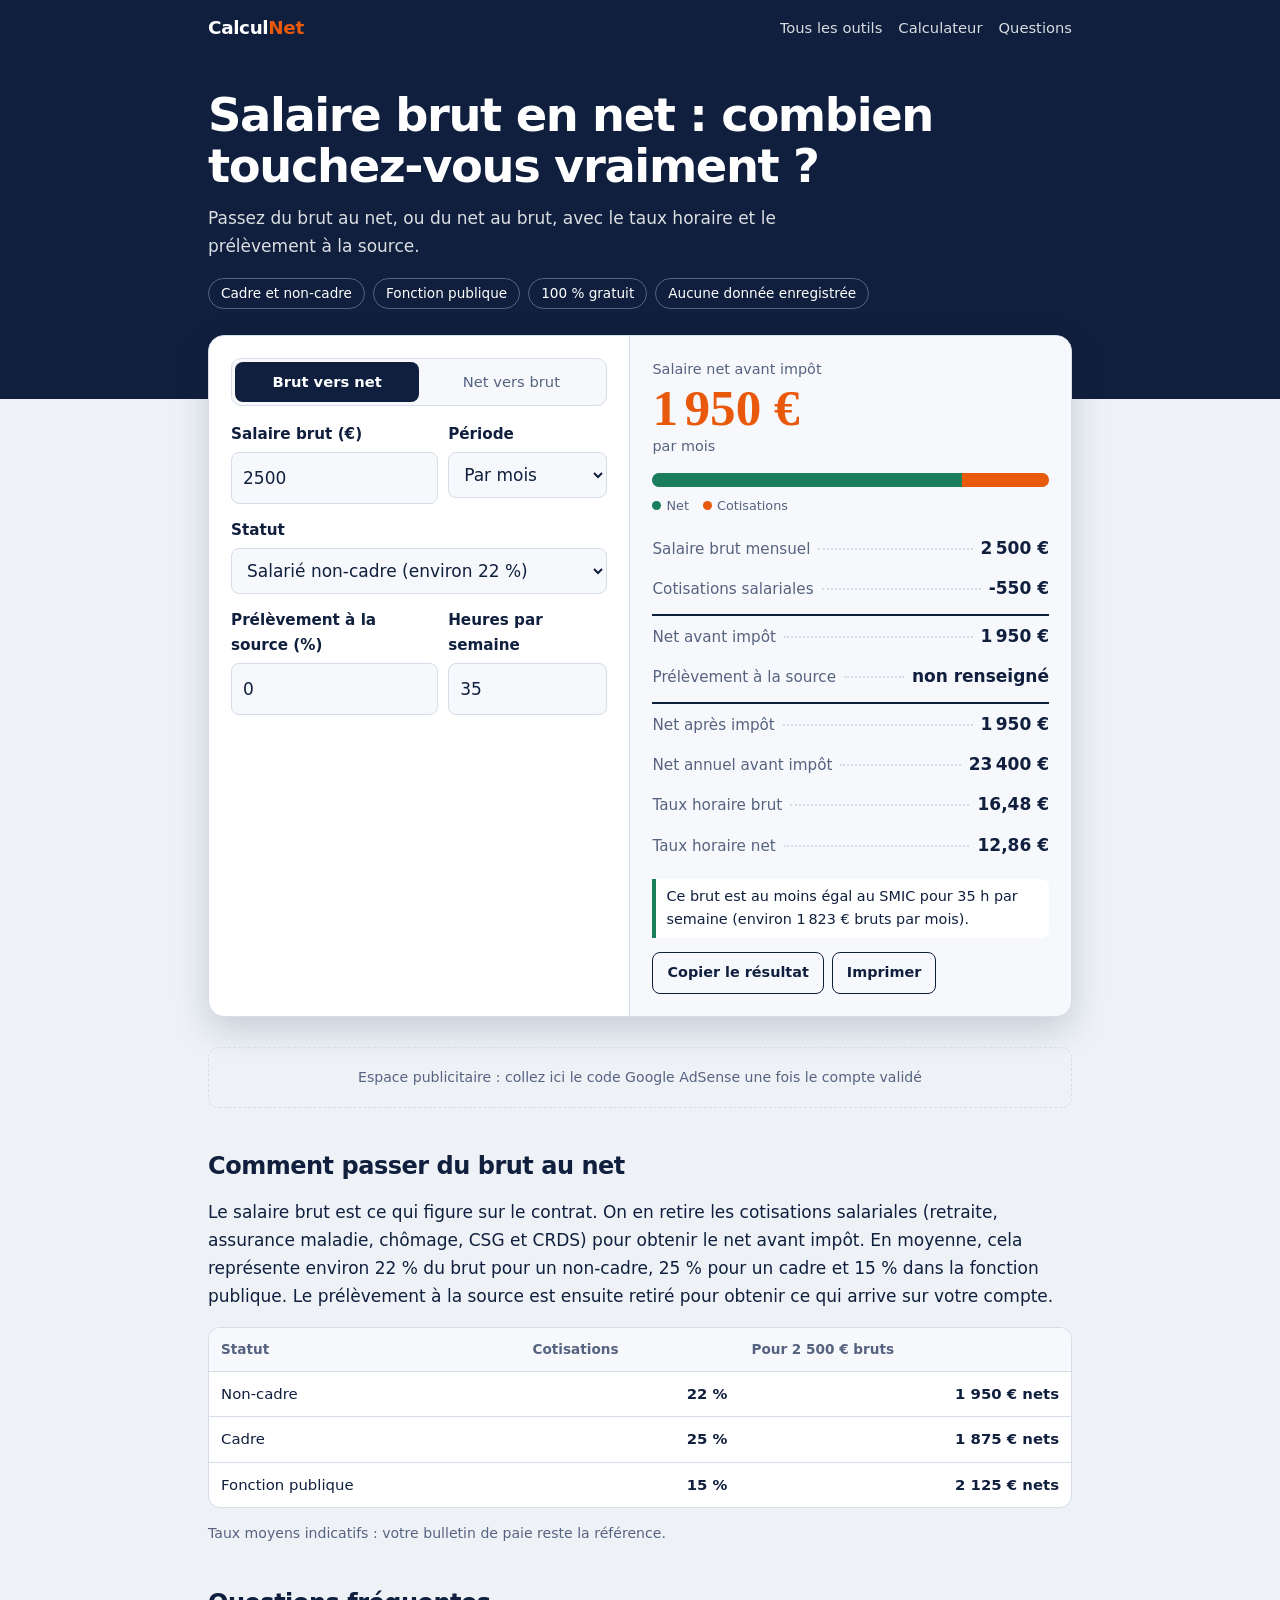
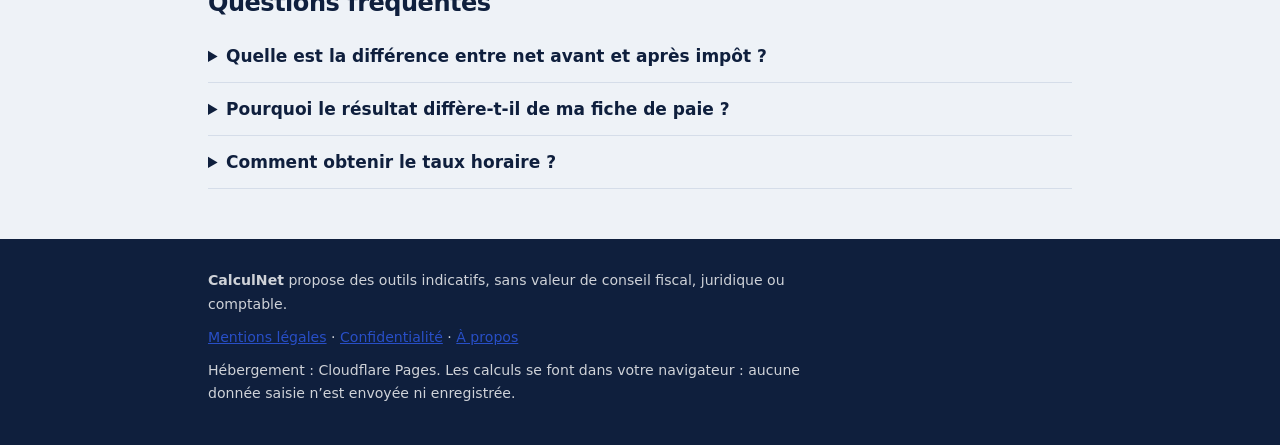
<file: salaire-brut-net.html>
<!DOCTYPE html>
<html lang="fr">
<head>
<meta charset="utf-8">
<meta name="viewport" content="width=device-width, initial-scale=1">
<title>Calculateur salaire brut en net 2026 (et net en brut) | CalculNet</title>
<meta name="description" content="Convertissez gratuitement un salaire brut en net (ou l’inverse) : cadre, non-cadre, fonction publique, net après prélèvement à la source et taux horaire.">
<meta name="theme-color" content="#0F1F3D">
<link rel="stylesheet" href="style.css">
<script type="application/ld+json">{"@context":"https://schema.org","@type":"FAQPage","mainEntity":[
{"@type":"Question","name":"Comment passer du salaire brut au net ?","acceptedAnswer":{"@type":"Answer","text":"On retire les cotisations salariales : environ 22 % du brut pour un non-cadre, 25 % pour un cadre et 15 % dans la fonction publique."}},
{"@type":"Question","name":"Quelle est la différence entre net avant et après impôt ?","acceptedAnswer":{"@type":"Answer","text":"Le net avant impôt est le salaire après cotisations. Le net après impôt est ce que vous recevez réellement, une fois le prélèvement à la source retiré."}}]}</script>
<link rel="icon" href="favicon.svg" type="image/svg+xml"><link rel="icon" href="favicon-48.png" sizes="48x48" type="image/png"><link rel="apple-touch-icon" href="apple-touch-icon.png">
</head>
<body>
<header><div class="wrap"><a class="logo" href="index.html">Calcul<b>Net</b></a>
<nav><a href="index.html">Tous les outils</a><a href="#calcul">Calculateur</a><a href="#faq">Questions</a></nav></div></header>
<div class="hero"><div class="wrap">
<h1>Salaire brut en net : combien touchez-vous vraiment ?</h1>
<p>Passez du brut au net, ou du net au brut, avec le taux horaire et le prélèvement à la source.</p>
<ul class="chips"><li>Cadre et non-cadre</li><li>Fonction publique</li><li>100 % gratuit</li><li>Aucune donnée enregistrée</li></ul>
</div></div>
<main class="wrap">
<div class="tool" id="calcul">
<div class="inputs">
<div class="seg" role="group" aria-label="Sens du calcul">
<button type="button" id="m-b" aria-pressed="true">Brut vers net</button>
<button type="button" id="m-n" aria-pressed="false">Net vers brut</button></div>
<div class="two row">
<div><label for="mont" id="l-mont">Salaire brut (€)</label><input id="mont" type="number" inputmode="decimal" min="0" step="any" value="2500"></div>
<div><label for="per">Période</label><select id="per"><option value="1">Par mois</option><option value="12">Par an</option></select></div></div>
<div class="row"><label for="st">Statut</label>
<select id="st"><option value="0.22">Salarié non-cadre (environ 22 %)</option><option value="0.25">Cadre (environ 25 %)</option><option value="0.15">Fonction publique (environ 15 %)</option></select></div>
<div class="two row">
<div><label for="pas">Prélèvement à la source (%)</label><input id="pas" type="number" inputmode="decimal" min="0" max="45" step="any" value="0"></div>
<div><label for="h">Heures par semaine</label><input id="h" type="number" inputmode="decimal" min="1" max="60" step="any" value="35"></div></div>
</div>
<div class="out" aria-live="polite">
<div class="big"><small id="b-l">Salaire net avant impôt</small><strong id="b-v">0 €</strong><small id="b-s">par mois</small></div>
<div class="bar" id="bar"></div>
<div class="leg"><span style="--c:var(--ok)">Net</span><span style="--c:var(--accent)">Cotisations</span></div>
<dl>
<div class="l"><dt>Salaire brut mensuel</dt><dd id="r-b"></dd></div>
<div class="l"><dt>Cotisations salariales</dt><dd id="r-c"></dd></div>
<div class="l tot"><dt>Net avant impôt</dt><dd id="r-n"></dd></div>
<div class="l"><dt>Prélèvement à la source</dt><dd id="r-p"></dd></div>
<div class="l tot"><dt>Net après impôt</dt><dd id="r-na"></dd></div>
<div class="l"><dt>Net annuel avant impôt</dt><dd id="r-an"></dd></div>
<div class="l"><dt>Taux horaire brut</dt><dd id="r-hb"></dd></div>
<div class="l"><dt>Taux horaire net</dt><dd id="r-hn"></dd></div></dl>
<ul class="msgs" id="msgs"></ul>
<div class="btns"><button class="btn" id="copy" type="button">Copier le résultat</button><button class="btn" id="print" type="button">Imprimer</button></div>
</div></div>
<div class="slot">Espace publicitaire : collez ici le code Google AdSense une fois le compte validé</div>
<section><h2>Comment passer du brut au net</h2>
<p>Le salaire brut est ce qui figure sur le contrat. On en retire les cotisations salariales (retraite, assurance maladie, chômage, CSG et CRDS) pour obtenir le net avant impôt. En moyenne, cela représente environ 22 % du brut pour un non-cadre, 25 % pour un cadre et 15 % dans la fonction publique. Le prélèvement à la source est ensuite retiré pour obtenir ce qui arrive sur votre compte.</p>
<div class="scroll"><table><thead><tr><th>Statut</th><th>Cotisations</th><th>Pour 2 500 € bruts</th></tr></thead><tbody>
<tr><td>Non-cadre</td><td class="n">22 %</td><td class="n">1 950 € nets</td></tr>
<tr><td>Cadre</td><td class="n">25 %</td><td class="n">1 875 € nets</td></tr>
<tr><td>Fonction publique</td><td class="n">15 %</td><td class="n">2 125 € nets</td></tr></tbody></table></div>
<p style="font-size:.88rem;color:var(--soft)">Taux moyens indicatifs : votre bulletin de paie reste la référence.</p></section>
<section id="faq"><h2>Questions fréquentes</h2>
<details><summary>Quelle est la différence entre net avant et après impôt ?</summary><p>Le net avant impôt est le salaire après cotisations. Le net après impôt est ce que vous recevez réellement, une fois le prélèvement à la source retiré. Votre taux figure sur votre bulletin de paie.</p></details>
<details><summary>Pourquoi le résultat diffère-t-il de ma fiche de paie ?</summary><p>Les taux utilisés sont des moyennes. Mutuelle, primes, tickets restaurant ou cotisations propres à votre entreprise font varier le résultat.</p></details>
<details><summary>Comment obtenir le taux horaire ?</summary><p>Le salaire mensuel est divisé par le nombre d’heures travaillées par mois, soit les heures par semaine multipliées par 52 puis divisées par 12 (151,67 heures pour 35 heures).</p></details></section>
</main>
<footer><div class="wrap">
<p><b>CalculNet</b> propose des outils indicatifs, sans valeur de conseil fiscal, juridique ou comptable.</p>
<p><a href="mentions-legales.html">Mentions légales</a> · <a href="confidentialite.html">Confidentialité</a> · <a href="a-propos.html">À propos</a></p><p>Hébergement : Cloudflare Pages. Les calculs se font dans votre navigateur : aucune donnée saisie n’est envoyée ni enregistrée.</p>
</div></footer>
<script>
/* Taux moyens de cotisations salariales : à vérifier chaque année. SMIC horaire brut 2026 : voir service-public.fr */
var SMIC_H=12.02,mode="b",$=function(i){return document.getElementById(i)};
var eur=function(n){return n.toLocaleString("fr-FR",{style:"currency",currency:"EUR",maximumFractionDigits:0})};
var eur2=function(n){return n.toLocaleString("fr-FR",{style:"currency",currency:"EUR"})};
function calc(){
 var m=parseFloat($("mont").value)||0,p=+$("per").value,r=+$("st").value,pas=parseFloat($("pas").value)||0,h=parseFloat($("h").value)||35;
 var base=m/p,brut,net;
 if(mode==="b"){brut=base;net=brut*(1-r)}else{net=base;brut=net/(1-r)}
 var cot=brut-net,imp=net*pas/100,na=net-imp,hm=h*52/12;
 $("b-v").textContent=eur(mode==="b"?net:brut);
 $("b-l").textContent=mode==="b"?"Salaire net avant impôt":"Salaire brut nécessaire";
 $("r-b").textContent=eur(brut);$("r-c").textContent="-"+eur(cot);$("r-n").textContent=eur(net);
 $("r-p").textContent=pas?"-"+eur(imp):"non renseigné";$("r-na").textContent=eur(na);
 $("r-an").textContent=eur(net*12);$("r-hb").textContent=eur2(brut/hm);$("r-hn").textContent=eur2(net/hm);
 var w=function(x){return brut>0?(x/brut*100).toFixed(2):0};
 $("bar").innerHTML='<i style="width:'+w(net)+'%;background:var(--ok)"></i><i style="width:'+w(cot)+'%;background:var(--accent)"></i>';
 var smic=SMIC_H*hm,li=brut<smic*.999?'<li class="w">Ce brut est inférieur au SMIC pour '+h+' h par semaine (environ '+eur(smic)+' bruts par mois).</li>':'<li>Ce brut est au moins égal au SMIC pour '+h+' h par semaine (environ '+eur(smic)+' bruts par mois).</li>';
 $("msgs").innerHTML=li;
 window._t="Brut "+eur(brut)+" par mois : cotisations "+eur(cot)+", net avant impôt "+eur(net)+(pas?", net après impôt "+eur(na):"")+".";
}
["mont","per","st","pas","h"].forEach(function(i){$(i).addEventListener("input",calc);$(i).addEventListener("change",calc)});
function setMode(x){mode=x;$("m-b").setAttribute("aria-pressed",x==="b");$("m-n").setAttribute("aria-pressed",x==="n");$("l-mont").textContent=x==="b"?"Salaire brut (€)":"Salaire net avant impôt (€)";calc()}
$("m-b").onclick=function(){setMode("b")};$("m-n").onclick=function(){setMode("n")};
$("print").onclick=function(){window.print()};
$("copy").onclick=function(){var b=$("copy");try{navigator.clipboard.writeText(window._t).then(function(){b.textContent="Copié";setTimeout(function(){b.textContent="Copier le résultat"},1500)})}catch(e){b.textContent="Copie impossible"}};
calc();
</script>
</body>
</html>
</file>
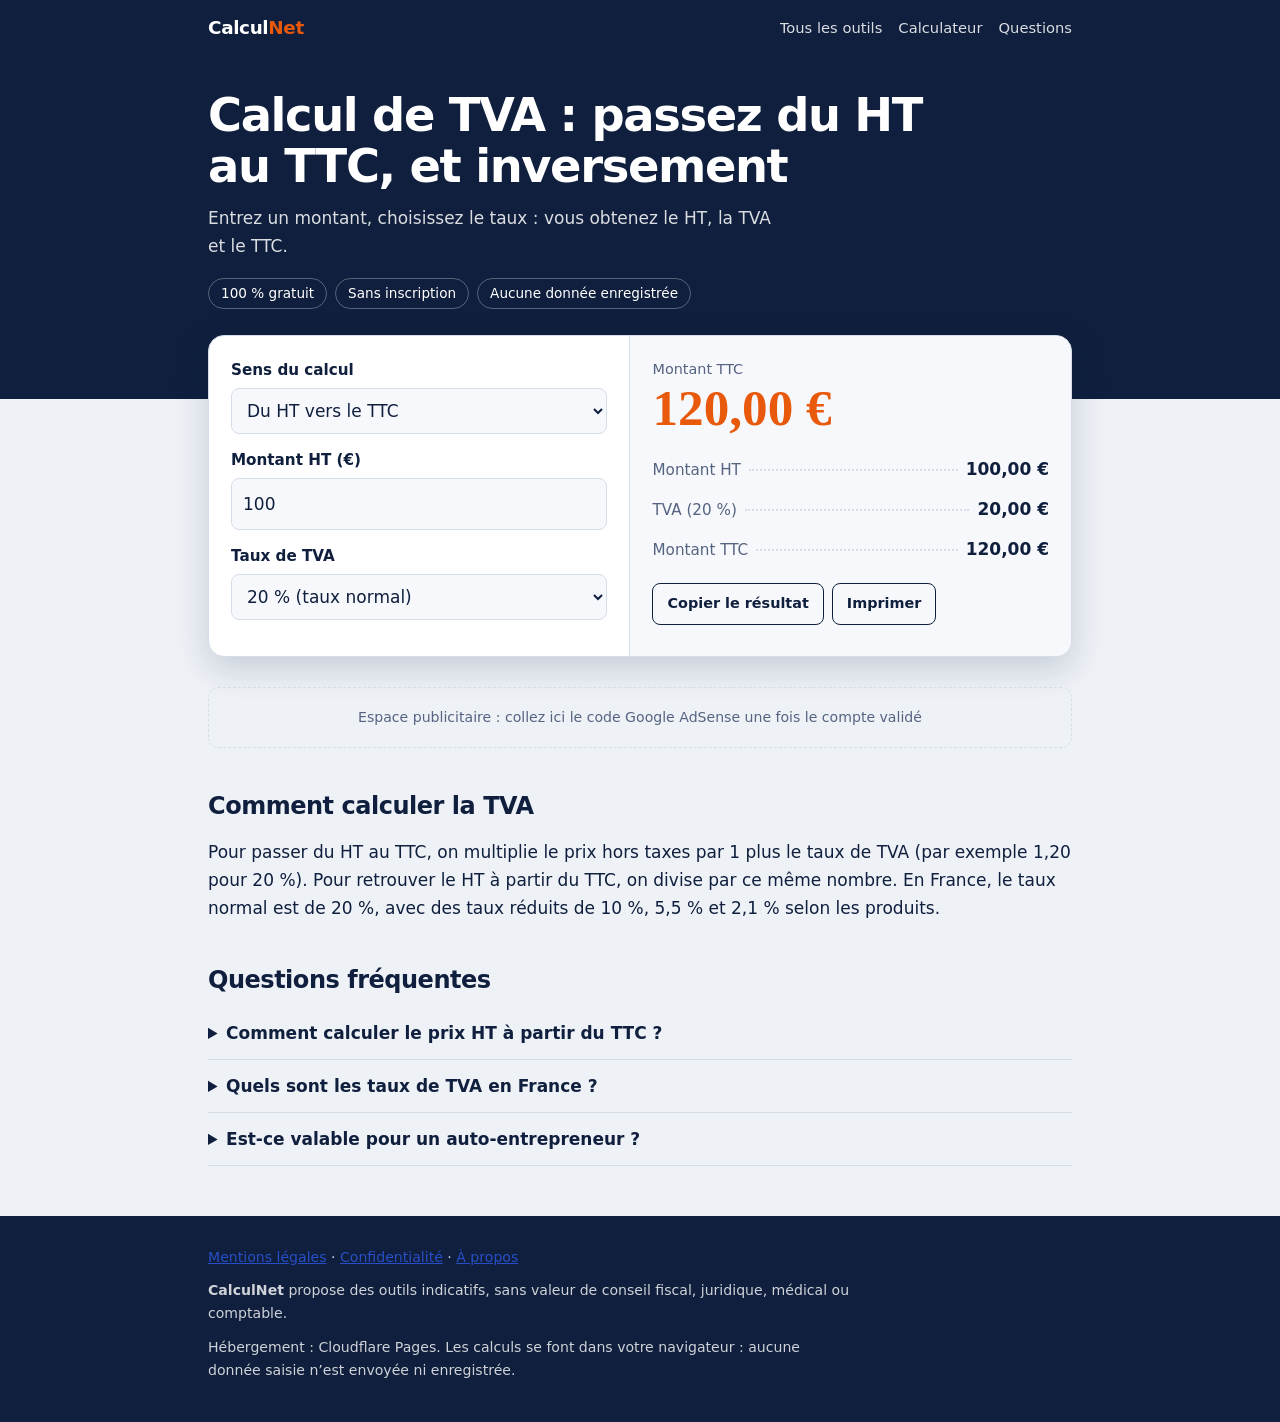
<file: tva.html>
<!DOCTYPE html>
<html lang="fr">
<head>
<meta charset="utf-8">
<meta name="viewport" content="width=device-width, initial-scale=1">
<title>Calcul de TVA : HT en TTC et TTC en HT | CalculNet</title>
<meta name="description" content="Calculez gratuitement la TVA : convertissez un prix HT en TTC ou un prix TTC en HT avec les taux de 20 %, 10 %, 5,5 % et 2,1 %.">
<meta name="theme-color" content="#0F1F3D">
<link rel="stylesheet" href="style.css"><link rel="icon" href="favicon.svg" type="image/svg+xml"><link rel="icon" href="favicon-48.png" sizes="48x48" type="image/png"><link rel="apple-touch-icon" href="apple-touch-icon.png">
<script type="application/ld+json">{"@context": "https://schema.org", "@type": "FAQPage", "mainEntity": [{"@type": "Question", "name": "Comment calculer le prix HT à partir du TTC ?", "acceptedAnswer": {"@type": "Answer", "text": "On divise le prix TTC par 1 plus le taux de TVA. Pour 120 € TTC à 20 %, on divise par 1,20 : le prix HT est de 100 €."}}, {"@type": "Question", "name": "Quels sont les taux de TVA en France ?", "acceptedAnswer": {"@type": "Answer", "text": "Le taux normal est de 20 %. Les taux réduits sont de 10 %, 5,5 % et 2,1 % selon les produits et services."}}, {"@type": "Question", "name": "Est-ce valable pour un auto-entrepreneur ?", "acceptedAnswer": {"@type": "Answer", "text": "Un micro-entrepreneur sous le seuil de franchise de TVA ne facture pas la TVA. Au-delà, il doit l’ajouter à ses factures."}}]}</script>
</head>
<body>
<header><div class="wrap"><a class="logo" href="index.html">Calcul<b>Net</b></a><nav><a href="index.html">Tous les outils</a><a href="#calcul">Calculateur</a><a href="#faq">Questions</a></nav></div></header>
<div class="hero"><div class="wrap"><h1>Calcul de TVA : passez du HT au TTC, et inversement</h1><p>Entrez un montant, choisissez le taux : vous obtenez le HT, la TVA et le TTC.</p><ul class="chips"><li>100 % gratuit</li><li>Sans inscription</li><li>Aucune donnée enregistrée</li></ul></div></div>
<main class="wrap">
<div class="tool" id="calcul"><div class="inputs"><div class="row"><label for="mode">Sens du calcul</label><select id="mode"><option value="ht" selected>Du HT vers le TTC</option><option value="ttc">Du TTC vers le HT</option></select></div><div class="row"><label for="a" data-lab="{&quot;ht&quot;: &quot;Montant HT (€)&quot;, &quot;ttc&quot;: &quot;Montant TTC (€)&quot;}">Montant (€)</label><input id="a" type="number" inputmode="decimal" min="0" step="any" value="100"></div><div class="row"><label for="taux">Taux de TVA</label><select id="taux"><option value="20" selected>20 % (taux normal)</option><option value="10">10 % (taux intermédiaire)</option><option value="5.5">5,5 % (taux réduit)</option><option value="2.1">2,1 % (taux particulier)</option><option value="0">0 %</option></select></div></div>
<div class="out" aria-live="polite"><div class="big"><small id="b-l"></small><strong id="b-v">0</strong><small id="b-s"></small></div><dl id="rows"></dl><ul class="msgs" id="msgs"></ul><div class="btns"><button class="btn" id="copy" type="button">Copier le résultat</button><button class="btn" id="print" type="button">Imprimer</button></div></div></div>
<div class="slot">Espace publicitaire : collez ici le code Google AdSense une fois le compte validé</div>
<section><h2>Comment calculer la TVA</h2><p>Pour passer du HT au TTC, on multiplie le prix hors taxes par 1 plus le taux de TVA (par exemple 1,20 pour 20 %). Pour retrouver le HT à partir du TTC, on divise par ce même nombre. En France, le taux normal est de 20 %, avec des taux réduits de 10 %, 5,5 % et 2,1 % selon les produits.</p></section>
<section id="faq"><h2>Questions fréquentes</h2><details><summary>Comment calculer le prix HT à partir du TTC ?</summary><p>On divise le prix TTC par 1 plus le taux de TVA. Pour 120 € TTC à 20 %, on divise par 1,20 : le prix HT est de 100 €.</p></details><details><summary>Quels sont les taux de TVA en France ?</summary><p>Le taux normal est de 20 %. Les taux réduits sont de 10 %, 5,5 % et 2,1 % selon les produits et services.</p></details><details><summary>Est-ce valable pour un auto-entrepreneur ?</summary><p>Un micro-entrepreneur sous le seuil de franchise de TVA ne facture pas la TVA. Au-delà, il doit l’ajouter à ses factures.</p></details></section>
</main>
<footer><div class="wrap"><p><a href="mentions-legales.html">Mentions légales</a> · <a href="confidentialite.html">Confidentialité</a> · <a href="a-propos.html">À propos</a></p><p><b>CalculNet</b> propose des outils indicatifs, sans valeur de conseil fiscal, juridique, médical ou comptable.</p><p>Hébergement : Cloudflare Pages. Les calculs se font dans votre navigateur : aucune donnée saisie n’est envoyée ni enregistrée.</p></div></footer>
<script>
var $=function(i){return document.getElementById(i)};
var eur2=function(n){return n.toLocaleString("fr-FR",{style:"currency",currency:"EUR"})};
var nf=function(n,d){return n.toLocaleString("fr-FR",{maximumFractionDigits:d===undefined?2:d})};
function V(i){var e=$(i);return e.type==="number"?(parseFloat(e.value)||0):e.value}
function D(s){var p=String(s).split("-");return p.length===3?Date.UTC(+p[0],+p[1]-1,+p[2]):NaN}
function run(){
 var m=$("mode")?$("mode").value:"";
 document.querySelectorAll("[data-if]").forEach(function(e){e.style.display=e.dataset.if.split(",").indexOf(m)>-1?"":"none"});
 document.querySelectorAll("[data-lab]").forEach(function(e){var o=JSON.parse(e.dataset.lab);if(o[m])e.textContent=o[m]});
 var r=TOOL();
 $("b-l").textContent=r.l;$("b-v").textContent=r.v;$("b-s").textContent=r.s||"";
 $("rows").innerHTML=r.rows.map(function(x){return'<div class="l"><dt>'+x[0]+'</dt><dd>'+x[1]+'</dd></div>'}).join("");
 $("msgs").innerHTML=(r.msgs||[]).map(function(x){return'<li class="'+x[0]+'">'+x[1]+'</li>'}).join("");
 window._t=r.l+" : "+r.v+(r.s?" ("+r.s+")":"")+". "+r.rows.map(function(x){return x[0]+" : "+x[1]}).join(", ")+".";
}
document.querySelectorAll("input,select").forEach(function(e){e.addEventListener("input",run);e.addEventListener("change",run)});
$("print").onclick=function(){window.print()};
$("copy").onclick=function(){var b=$("copy");try{navigator.clipboard.writeText(window._t).then(function(){b.textContent="Copié";setTimeout(function(){b.textContent="Copier le résultat"},1500)})}catch(e){b.textContent="Copie impossible"}};
if($("d2")&&!$("d2").value)$("d2").value=new Date().toISOString().slice(0,10);
run();
function TOOL(){var m=$("mode").value,a=V("a"),t=V("taux")/100,ht,ttc;if(m==="ht"){ht=a;ttc=a*(1+t)}else{ttc=a;ht=a/(1+t)}return{l:m==="ht"?"Montant TTC":"Montant HT",v:eur2(m==="ht"?ttc:ht),rows:[["Montant HT",eur2(ht)],["TVA ("+nf(t*100,1)+" %)",eur2(ttc-ht)],["Montant TTC",eur2(ttc)]]};}
</script>
</body>
</html>
</file>
<file: style.css>
:root{--bg:#EEF2F7;--card:#fff;--ink:#0F1F3D;--soft:#566380;--line:#D5DDE9;--accent:#E8590C;--field:#F6F8FB;--ok:#1B7F5C;--warn:#B42318;--blue:#2F5BEA;--hero:#0F1F3D;--heroink:#fff}
@media(prefers-color-scheme:dark){:root{--bg:#0C1426;--card:#142038;--ink:#EAF0FB;--soft:#9AA8C4;--line:#26355A;--accent:#FF8A4C;--field:#0F1A31;--ok:#4CC9A0;--warn:#FF8F85;--blue:#7C9BFF;--hero:#08101F}}
*{box-sizing:border-box}html{scroll-behavior:smooth;scroll-padding-top:70px;-webkit-text-size-adjust:100%}
@media(prefers-reduced-motion:reduce){html{scroll-behavior:auto}}
body{margin:0;background:var(--bg);color:var(--ink);font:17px/1.65 system-ui,-apple-system,"Segoe UI",Roboto,sans-serif}
a{color:var(--blue)}.wrap{max-width:900px;margin:0 auto;padding:0 18px}
header{position:sticky;top:0;z-index:5;background:var(--hero);color:var(--heroink)}
header .wrap{display:flex;align-items:center;justify-content:space-between;height:56px}
.logo{font-weight:800;font-size:1.15rem;letter-spacing:-.02em;color:inherit;text-decoration:none}.logo b{color:var(--accent)}
nav{display:flex;gap:16px;font-size:.92rem;overflow-x:auto}nav a{color:inherit;text-decoration:none;opacity:.85;white-space:nowrap}nav a:hover{opacity:1;text-decoration:underline}
.hero{background:var(--hero);color:var(--heroink);padding:34px 0 90px}
h1{font-size:clamp(1.8rem,6.5vw,2.9rem);line-height:1.1;letter-spacing:-.03em;margin:0 0 12px;max-width:16em}
.hero p{margin:0 0 18px;max-width:34em;opacity:.85}
.chips{display:flex;flex-wrap:wrap;gap:8px;padding:0;margin:0;list-style:none}.chips li{border:1px solid rgba(255,255,255,.3);border-radius:99px;padding:3px 12px;font-size:.85rem}
.tool{background:var(--card);border:1px solid var(--line);border-radius:16px;margin-top:-64px;box-shadow:0 12px 34px rgba(15,31,61,.18);display:grid;grid-template-columns:1fr}
@media(min-width:820px){.tool{grid-template-columns:1fr 1.05fr}}
.inputs{padding:22px}.out{padding:22px;background:var(--field);border-radius:0 0 16px 16px}
@media(min-width:820px){.out{border-radius:0 16px 16px 0;border-left:1px solid var(--line)}}
.seg{display:grid;grid-template-columns:1fr 1fr;background:var(--field);border:1px solid var(--line);border-radius:10px;padding:3px;margin-bottom:16px}
.seg button{font:inherit;font-size:.92rem;border:0;background:none;color:var(--soft);padding:8px;border-radius:8px;cursor:pointer}
.seg button[aria-pressed=true]{background:var(--ink);color:var(--card);font-weight:600}
label{display:block;font-weight:600;margin:0 0 5px;font-size:.95rem}.row{margin-bottom:14px}.two{display:grid;grid-template-columns:1.3fr 1fr;gap:10px}
input[type=number],input[type=search],select{width:100%;font:inherit;padding:11px;border:1px solid var(--line);border-radius:8px;background:var(--field);color:var(--ink)}
:focus-visible{outline:3px solid var(--accent);outline-offset:2px}
.big{margin:0 0 14px}.big small{color:var(--soft);display:block;font-size:.9rem}
.big strong{font-family:ui-serif,Georgia,serif;font-size:clamp(2.3rem,10vw,3.2rem);line-height:1.05;font-variant-numeric:tabular-nums;color:var(--accent)}
.bar{display:flex;height:14px;border-radius:7px;overflow:hidden;background:var(--line);margin:6px 0 8px}.bar i{display:block;height:100%}
.leg{display:flex;flex-wrap:wrap;gap:4px 14px;font-size:.8rem;color:var(--soft);margin-bottom:12px}
.leg span:before{content:"";display:inline-block;width:9px;height:9px;border-radius:50%;margin-right:5px;background:var(--c)}
dl{margin:0}.l{display:flex;gap:8px;align-items:baseline;padding:6px 0}.l dt{color:var(--soft);font-size:.95rem}
.l:after{content:"";order:1;flex:1;border-bottom:2px dotted var(--line);transform:translateY(-4px)}.l dd{order:2;margin:0;font-weight:700;font-variant-numeric:tabular-nums}
.tot{border-top:2px solid var(--ink);margin-top:6px;padding-top:6px}
.msgs{margin:14px 0 0;padding:0;list-style:none;font-size:.9rem}
.msgs li{border-left:4px solid var(--ok);padding:6px 10px;margin-bottom:8px;background:var(--card);border-radius:0 8px 8px 0}.msgs li.w{border-color:var(--warn)}.msgs li.i{border-color:var(--blue)}
.btns{display:flex;gap:8px;margin-top:14px;flex-wrap:wrap}
.btn{font:inherit;font-size:.9rem;font-weight:600;border:1px solid var(--ink);background:none;color:var(--ink);padding:8px 14px;border-radius:8px;cursor:pointer}.btn:hover{background:var(--ink);color:var(--card)}
.slot{margin:30px 0;padding:18px;border:1px dashed var(--line);border-radius:10px;color:var(--soft);font-size:.88rem;text-align:center}
section{margin:44px 0}h2{font-size:1.5rem;letter-spacing:-.02em;line-height:1.2;margin:0 0 12px}
.scroll{overflow-x:auto;border:1px solid var(--line);border-radius:12px;background:var(--card)}
table{border-collapse:collapse;width:100%;font-size:.93rem;font-variant-numeric:tabular-nums}th,td{padding:10px 12px;text-align:left;border-bottom:1px solid var(--line)}tr:last-child td{border:0}
th{background:var(--field);font-size:.85rem;color:var(--soft)}td.n{text-align:right;font-weight:600}
details{border-bottom:1px solid var(--line);padding:12px 0}summary{font-weight:600;cursor:pointer}details p{margin:8px 0 0;color:var(--soft)}
.search{max-width:520px;margin-top:6px}.search input{padding:14px 16px;font-size:1.05rem;border-radius:12px;border:0;color:var(--ink);background:var(--card)}
.cat{background:var(--card);border:1px solid var(--line);border-radius:14px;overflow:hidden}
.cat h2{margin:0;padding:14px 18px;font-size:1.15rem;background:var(--field);border-bottom:1px solid var(--line)}
.item{display:flex;justify-content:space-between;gap:12px;align-items:center;padding:14px 18px;border-bottom:1px solid var(--line);color:inherit;text-decoration:none}
.item:last-child{border-bottom:0}a.item:hover{background:var(--field)}.item b{display:block;line-height:1.3}.item span{font-size:.9rem;color:var(--soft)}
.tag{flex:none;font-size:.78rem;font-weight:600;border-radius:99px;padding:2px 10px;background:var(--ok);color:var(--card)}.tag.s{background:var(--line);color:var(--soft)}
.item.s{opacity:.75}.cats{display:grid;gap:18px}#none{display:none;text-align:center;color:var(--soft)}
footer{background:var(--hero);color:var(--heroink);padding:30px 0;font-size:.88rem;margin-top:50px}footer p{opacity:.8;margin:0 0 10px;max-width:46em}
@media print{header,.hero,.slot,.btns,footer,nav{display:none}.tool{margin:0;box-shadow:none}}
input[type=date]{width:100%;font:inherit;padding:11px;border:1px solid var(--line);border-radius:8px;background:var(--field);color:var(--ink)}
</file>
